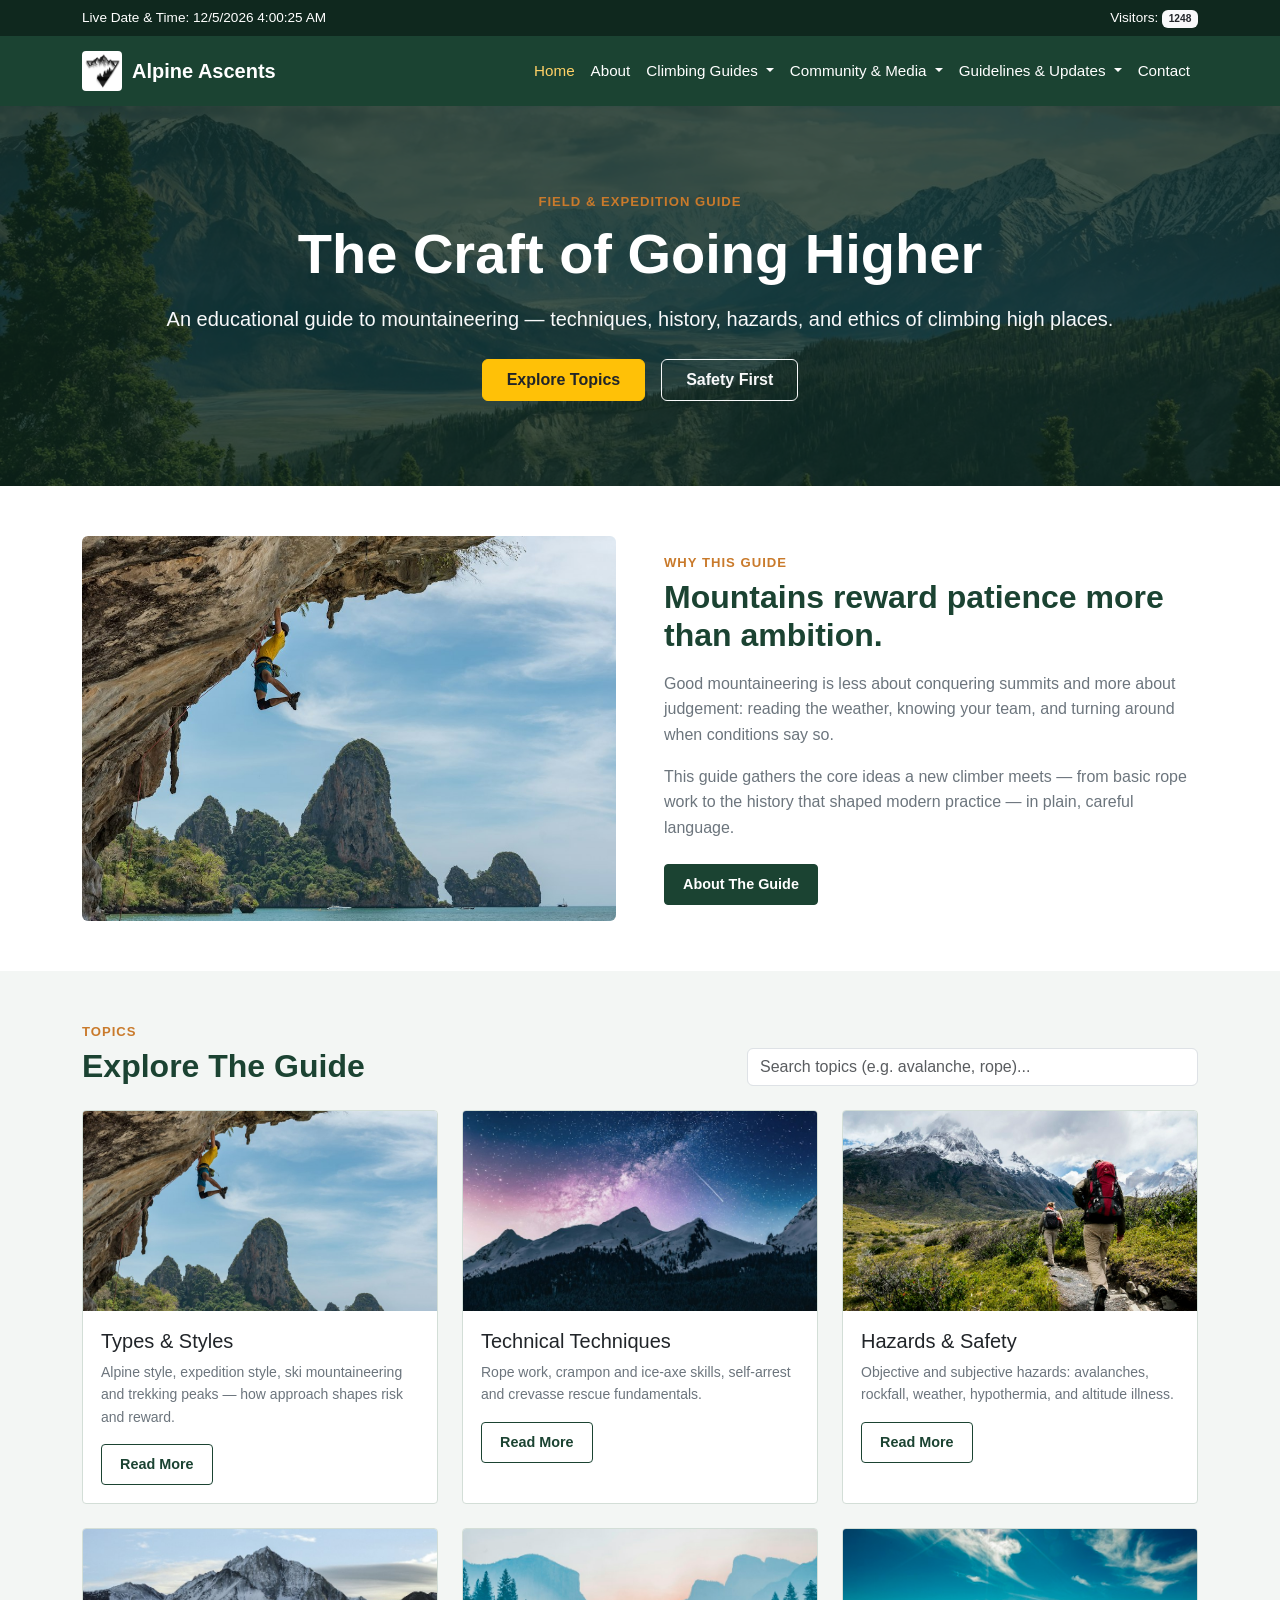
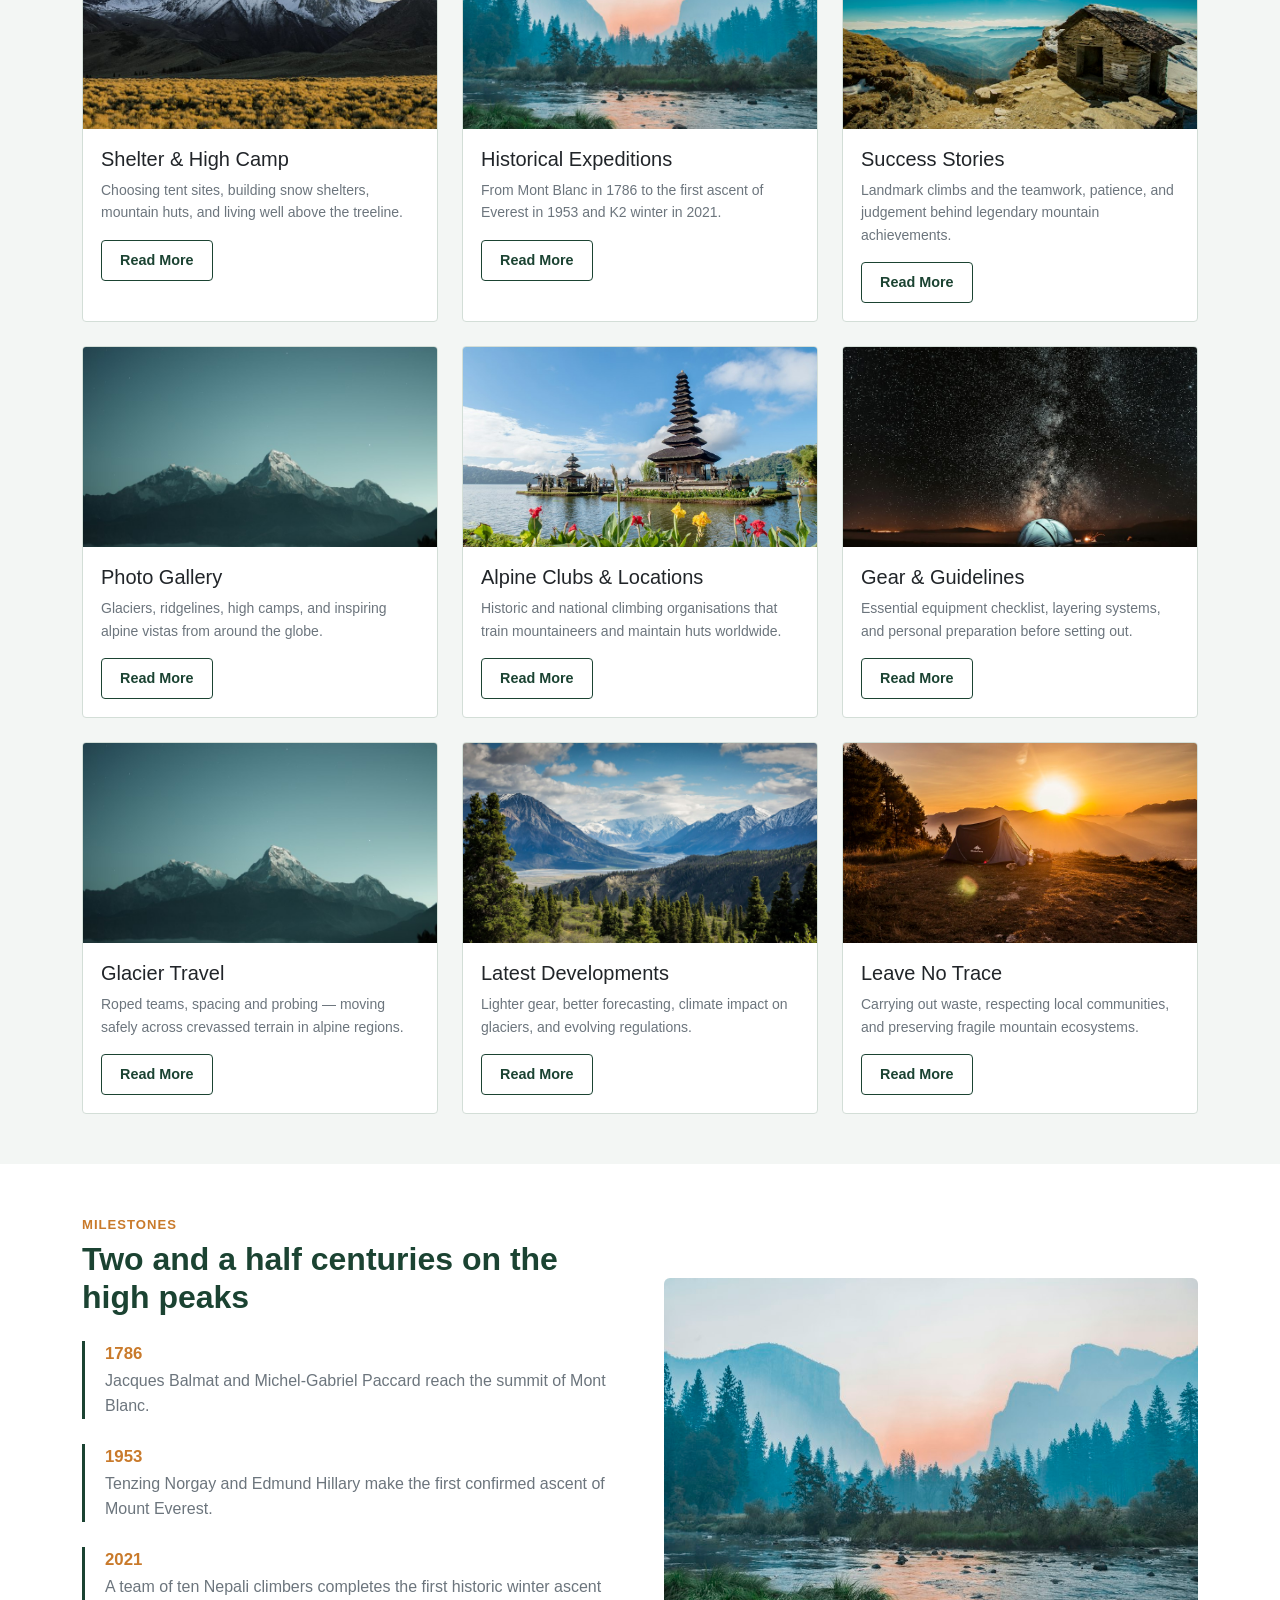
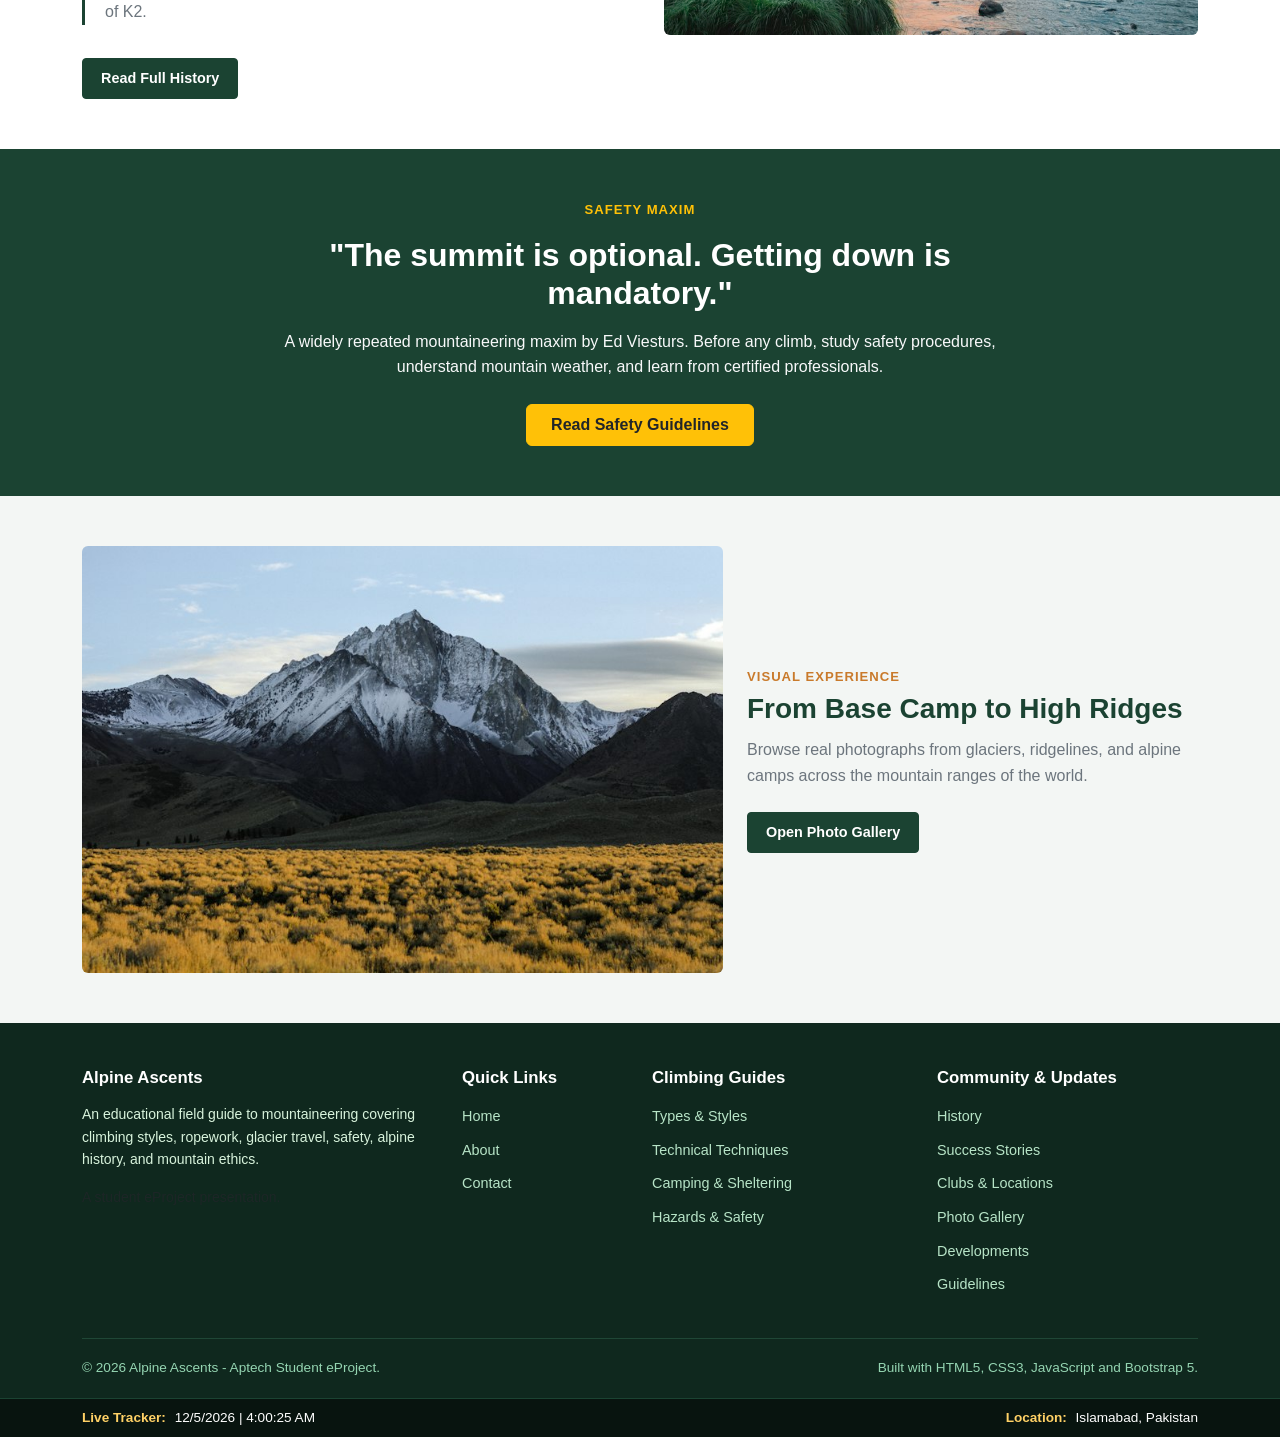
<file: index.html>
<!DOCTYPE html>
<html lang="en">
<head>
    <meta charset="UTF-8">
    <meta name="viewport" content="width=device-width, initial-scale=1.0">
    <title>Alpine Ascents - Mountaineering Guide</title>
    <link rel="icon" href="assets/img/logo.jpg">
    <link rel="stylesheet" href="https://cdn.jsdelivr.net/npm/bootstrap@5.3.3/dist/css/bootstrap.min.css">
    <link rel="stylesheet" href="assets/css/style.css">
</head>
<body>

<div class="top-bar">
    <div class="container d-flex justify-content-between align-items-center">
        <div>
            <span>Live Date &amp; Time: <span id="liveDateTime"></span></span>
        </div>
        <div>
            <span>Visitors: <span id="visitorCount" class="badge bg-light text-dark">1248</span></span>
        </div>
    </div>
</div>

<nav class="navbar navbar-expand-lg navbar-custom sticky-top">
    <div class="container">
        <a class="navbar-brand" href="index.html">
            <img src="assets/img/logo.jpg" alt="Logo" width="40" height="40">
            <span>Alpine Ascents</span>
        </a>
        <button class="navbar-toggler" type="button" data-bs-toggle="collapse" data-bs-target="#mainNavbar">
            <span class="navbar-toggler-icon"></span>
        </button>
        <div class="collapse navbar-collapse" id="mainNavbar">
            <ul class="navbar-nav ms-auto mb-2 mb-lg-0">
                <li class="nav-item">
                    <a class="nav-link active" href="index.html">Home</a>
                </li>
                <li class="nav-item">
                    <a class="nav-link" href="about.html">About</a>
                </li>
                <li class="nav-item dropdown">
                    <a class="nav-link dropdown-toggle" href="#" role="button" data-bs-toggle="dropdown">
                        Climbing Guides
                    </a>
                    <ul class="dropdown-menu">
                        <li><a class="dropdown-item" href="types.html">Types &amp; Styles</a></li>
                        <li><a class="dropdown-item" href="techniques.html">Techniques</a></li>
                        <li><a class="dropdown-item" href="camping.html">Camping &amp; Sheltering</a></li>
                        <li><a class="dropdown-item" href="safety.html">Hazards &amp; Safety</a></li>
                    </ul>
                </li>
                <li class="nav-item dropdown">
                    <a class="nav-link dropdown-toggle" href="#" role="button" data-bs-toggle="dropdown">
                        Community &amp; Media
                    </a>
                    <ul class="dropdown-menu">
                        <li><a class="dropdown-item" href="history.html">History</a></li>
                        <li><a class="dropdown-item" href="stories.html">Success Stories</a></li>
                        <li><a class="dropdown-item" href="clubs.html">Clubs &amp; Locations</a></li>
                        <li><a class="dropdown-item" href="gallery.html">Photo Gallery</a></li>
                    </ul>
                </li>
                <li class="nav-item dropdown">
                    <a class="nav-link dropdown-toggle" href="#" role="button" data-bs-toggle="dropdown">
                        Guidelines &amp; Updates
                    </a>
                    <ul class="dropdown-menu">
                        <li><a class="dropdown-item" href="developments.html">Developments</a></li>
                        <li><a class="dropdown-item" href="guidelines.html">Guidelines</a></li>
                    </ul>
                </li>
                <li class="nav-item">
                    <a class="nav-link" href="contact.html">Contact</a>
                </li>
            </ul>
        </div>
    </div>
</nav>

<section class="hero-section">
    <img src="assets/img/hero-mountain.jpg" alt="Mountain Peak" class="hero-bg-img">
    <div class="hero-overlay"></div>
    <div class="container hero-content">
        <span class="section-subtitle">Field &amp; Expedition Guide</span>
        <h1 class="display-4 fw-bold mt-2 mb-3">The Craft of Going Higher</h1>
        <p class="lead max-w-600 mx-auto mb-4 text-light">An educational guide to mountaineering — techniques, history, hazards, and ethics of climbing high places.</p>
        <div class="d-flex justify-content-center gap-3">
            <a href="#explore" class="btn btn-warning text-dark fw-bold px-4 py-2">Explore Topics</a>
            <a href="safety.html" class="btn btn-outline-light fw-bold px-4 py-2">Safety First</a>
        </div>
    </div>
</section>

<section class="section-padding">
    <div class="container">
        <div class="row align-items-center g-5">
            <div class="col-lg-6">
                <img src="assets/img/climbing.jpg" alt="Climber on rock face" class="img-fluid rounded">
            </div>
            <div class="col-lg-6">
                <span class="section-subtitle">Why This Guide</span>
                <h2 class="section-title">Mountains reward patience more than ambition.</h2>
                <p class="text-secondary mt-3">Good mountaineering is less about conquering summits and more about judgement: reading the weather, knowing your team, and turning around when conditions say so.</p>
                <p class="text-secondary">This guide gathers the core ideas a new climber meets — from basic rope work to the history that shaped modern practice — in plain, careful language.</p>
                <a href="about.html" class="btn-custom-primary mt-2">About The Guide</a>
            </div>
        </div>
    </div>
</section>

<section class="section-padding bg-light-section" id="explore">
    <div class="container">
        <div class="row align-items-end mb-4">
            <div class="col-md-7">
                <span class="section-subtitle">Topics</span>
                <h2 class="section-title mb-0">Explore The Guide</h2>
            </div>
            <div class="col-md-5">
                <input type="text" id="topicSearch" class="form-control" placeholder="Search topics (e.g. avalanche, rope)...">
            </div>
        </div>

        <div class="row g-4" id="topicCardsContainer">
            <div class="col-md-6 col-lg-4 topic-card-col">
                <div class="card-custom">
                    <img src="assets/img/climbing.jpg" alt="Types and Styles">
                    <div class="card-body">
                        <h5>Types &amp; Styles</h5>
                        <p class="text-secondary small">Alpine style, expedition style, ski mountaineering and trekking peaks — how approach shapes risk and reward.</p>
                        <a href="types.html" class="btn-custom-outline btn-sm">Read More</a>
                    </div>
                </div>
            </div>
            <div class="col-md-6 col-lg-4 topic-card-col">
                <div class="card-custom">
                    <img src="assets/img/ice-climbing.jpg" alt="Technical Techniques">
                    <div class="card-body">
                        <h5>Technical Techniques</h5>
                        <p class="text-secondary small">Rope work, crampon and ice-axe skills, self-arrest and crevasse rescue fundamentals.</p>
                        <a href="techniques.html" class="btn-custom-outline btn-sm">Read More</a>
                    </div>
                </div>
            </div>
            <div class="col-md-6 col-lg-4 topic-card-col">
                <div class="card-custom">
                    <img src="assets/img/safety.jpg" alt="Hazards and Safety">
                    <div class="card-body">
                        <h5>Hazards &amp; Safety</h5>
                        <p class="text-secondary small">Objective and subjective hazards: avalanches, rockfall, weather, hypothermia, and altitude illness.</p>
                        <a href="safety.html" class="btn-custom-outline btn-sm">Read More</a>
                    </div>
                </div>
            </div>
            <div class="col-md-6 col-lg-4 topic-card-col">
                <div class="card-custom">
                    <img src="assets/img/high-camp.jpg" alt="Shelter and High Camp">
                    <div class="card-body">
                        <h5>Shelter &amp; High Camp</h5>
                        <p class="text-secondary small">Choosing tent sites, building snow shelters, mountain huts, and living well above the treeline.</p>
                        <a href="camping.html" class="btn-custom-outline btn-sm">Read More</a>
                    </div>
                </div>
            </div>
            <div class="col-md-6 col-lg-4 topic-card-col">
                <div class="card-custom">
                    <img src="assets/img/peak-matterhorn.jpg" alt="Historical Expeditions">
                    <div class="card-body">
                        <h5>Historical Expeditions</h5>
                        <p class="text-secondary small">From Mont Blanc in 1786 to the first ascent of Everest in 1953 and K2 winter in 2021.</p>
                        <a href="history.html" class="btn-custom-outline btn-sm">Read More</a>
                    </div>
                </div>
            </div>
            <div class="col-md-6 col-lg-4 topic-card-col">
                <div class="card-custom">
                    <img src="assets/img/ridge-walk.jpg" alt="Success Stories">
                    <div class="card-body">
                        <h5>Success Stories</h5>
                        <p class="text-secondary small">Landmark climbs and the teamwork, patience, and judgement behind legendary mountain achievements.</p>
                        <a href="stories.html" class="btn-custom-outline btn-sm">Read More</a>
                    </div>
                </div>
            </div>
            <div class="col-md-6 col-lg-4 topic-card-col">
                <div class="card-custom">
                    <img src="assets/img/glacier.jpg" alt="Photo Gallery">
                    <div class="card-body">
                        <h5>Photo Gallery</h5>
                        <p class="text-secondary small">Glaciers, ridgelines, high camps, and inspiring alpine vistas from around the globe.</p>
                        <a href="gallery.html" class="btn-custom-outline btn-sm">Read More</a>
                    </div>
                </div>
            </div>
            <div class="col-md-6 col-lg-4 topic-card-col">
                <div class="card-custom">
                    <img src="assets/img/clubs.jpg" alt="Alpine Clubs">
                    <div class="card-body">
                        <h5>Alpine Clubs &amp; Locations</h5>
                        <p class="text-secondary small">Historic and national climbing organisations that train mountaineers and maintain huts worldwide.</p>
                        <a href="clubs.html" class="btn-custom-outline btn-sm">Read More</a>
                    </div>
                </div>
            </div>
            <div class="col-md-6 col-lg-4 topic-card-col">
                <div class="card-custom">
                    <img src="assets/img/gear-prep.jpg" alt="Gear Preparation">
                    <div class="card-body">
                        <h5>Gear &amp; Guidelines</h5>
                        <p class="text-secondary small">Essential equipment checklist, layering systems, and personal preparation before setting out.</p>
                        <a href="guidelines.html" class="btn-custom-outline btn-sm">Read More</a>
                    </div>
                </div>
            </div>
            <div class="col-md-6 col-lg-4 topic-card-col">
                <div class="card-custom">
                    <img src="assets/img/glacier.jpg" alt="Glacier Travel">
                    <div class="card-body">
                        <h5>Glacier Travel</h5>
                        <p class="text-secondary small">Roped teams, spacing and probing — moving safely across crevassed terrain in alpine regions.</p>
                        <a href="techniques.html" class="btn-custom-outline btn-sm">Read More</a>
                    </div>
                </div>
            </div>
            <div class="col-md-6 col-lg-4 topic-card-col">
                <div class="card-custom">
                    <img src="assets/img/hero-mountain.jpg" alt="Latest Developments">
                    <div class="card-body">
                        <h5>Latest Developments</h5>
                        <p class="text-secondary small">Lighter gear, better forecasting, climate impact on glaciers, and evolving regulations.</p>
                        <a href="developments.html" class="btn-custom-outline btn-sm">Read More</a>
                    </div>
                </div>
            </div>
            <div class="col-md-6 col-lg-4 topic-card-col">
                <div class="card-custom">
                    <img src="assets/img/camping.jpg" alt="Leave No Trace">
                    <div class="card-body">
                        <h5>Leave No Trace</h5>
                        <p class="text-secondary small">Carrying out waste, respecting local communities, and preserving fragile mountain ecosystems.</p>
                        <a href="guidelines.html" class="btn-custom-outline btn-sm">Read More</a>
                    </div>
                </div>
            </div>
        </div>
    </div>
</section>

<section class="section-padding">
    <div class="container">
        <div class="row align-items-center g-5">
            <div class="col-lg-6">
                <span class="section-subtitle">Milestones</span>
                <h2 class="section-title">Two and a half centuries on the high peaks</h2>
                <div class="timeline-item mt-4">
                    <div class="timeline-year">1786</div>
                    <p class="mb-0 text-secondary">Jacques Balmat and Michel-Gabriel Paccard reach the summit of Mont Blanc.</p>
                </div>
                <div class="timeline-item">
                    <div class="timeline-year">1953</div>
                    <p class="mb-0 text-secondary">Tenzing Norgay and Edmund Hillary make the first confirmed ascent of Mount Everest.</p>
                </div>
                <div class="timeline-item">
                    <div class="timeline-year">2021</div>
                    <p class="mb-0 text-secondary">A team of ten Nepali climbers completes the first historic winter ascent of K2.</p>
                </div>
                <a href="history.html" class="btn-custom-primary mt-2">Read Full History</a>
            </div>
            <div class="col-lg-6">
                <img src="assets/img/peak-matterhorn.jpg" alt="The Matterhorn" class="img-fluid rounded">
            </div>
        </div>
    </div>
</section>

<section class="section-padding bg-dark-section">
    <div class="container text-center">
        <div class="row justify-content-center">
            <div class="col-lg-8">
                <span class="section-subtitle text-warning">Safety Maxim</span>
                <h2 class="section-title text-white my-3">"The summit is optional. Getting down is mandatory."</h2>
                <p class="text-light mb-4">A widely repeated mountaineering maxim by Ed Viesturs. Before any climb, study safety procedures, understand mountain weather, and learn from certified professionals.</p>
                <a href="guidelines.html" class="btn btn-warning text-dark fw-bold px-4 py-2">Read Safety Guidelines</a>
            </div>
        </div>
    </div>
</section>

<section class="section-padding bg-light-section">
    <div class="container">
        <div class="row align-items-center g-4">
            <div class="col-md-7">
                <img src="assets/img/high-camp.jpg" alt="Tents pitched at high camp" class="img-fluid rounded">
            </div>
            <div class="col-md-5">
                <span class="section-subtitle">Visual Experience</span>
                <h3 class="section-title">From Base Camp to High Ridges</h3>
                <p class="text-secondary">Browse real photographs from glaciers, ridgelines, and alpine camps across the mountain ranges of the world.</p>
                <a href="gallery.html" class="btn-custom-primary mt-2">Open Photo Gallery</a>
            </div>
        </div>
    </div>
</section>

<footer class="footer-custom">
    <div class="container">
        <div class="row g-4">
            <div class="col-lg-4 col-md-6">
                <h5>Alpine Ascents</h5>
                <p class="small">An educational field guide to mountaineering covering climbing styles, ropework, glacier travel, safety, alpine history, and mountain ethics.</p>
                <p class="small text-muted">A student eProject presentation.</p>
            </div>
            <div class="col-lg-2 col-md-6">
                <h5>Quick Links</h5>
                <ul>
                    <li><a href="index.html">Home</a></li>
                    <li><a href="about.html">About</a></li>
                    <li><a href="contact.html">Contact</a></li>
                </ul>
            </div>
            <div class="col-lg-3 col-md-6">
                <h5>Climbing Guides</h5>
                <ul>
                    <li><a href="types.html">Types &amp; Styles</a></li>
                    <li><a href="techniques.html">Technical Techniques</a></li>
                    <li><a href="camping.html">Camping &amp; Sheltering</a></li>
                    <li><a href="safety.html">Hazards &amp; Safety</a></li>
                </ul>
            </div>
            <div class="col-lg-3 col-md-6">
                <h5>Community &amp; Updates</h5>
                <ul>
                    <li><a href="history.html">History</a></li>
                    <li><a href="stories.html">Success Stories</a></li>
                    <li><a href="clubs.html">Clubs &amp; Locations</a></li>
                    <li><a href="gallery.html">Photo Gallery</a></li>
                    <li><a href="developments.html">Developments</a></li>
                    <li><a href="guidelines.html">Guidelines</a></li>
                </ul>
            </div>
        </div>
        <div class="footer-bottom d-flex flex-wrap justify-content-between align-items-center">
            <div>&copy; 2026 Alpine Ascents - Aptech Student eProject.</div>
            <div>Built with HTML5, CSS3, JavaScript and Bootstrap 5.</div>
        </div>
    </div>
</footer>

<div class="tracker-bar">
    <div class="container d-flex flex-wrap justify-content-between align-items-center">
        <div>
            <strong>Live Tracker:</strong>
            <span id="trackerDateTime">Loading date and time...</span>
        </div>
        <div>
            <strong>Location:</strong>
            <span id="trackerLocation">Detecting location...</span>
        </div>
    </div>
</div>

<script src="https://cdn.jsdelivr.net/npm/bootstrap@5.3.3/dist/js/bootstrap.bundle.min.js"></script>
<script src="assets/js/main.js"></script>
</body>
</html>
</file>
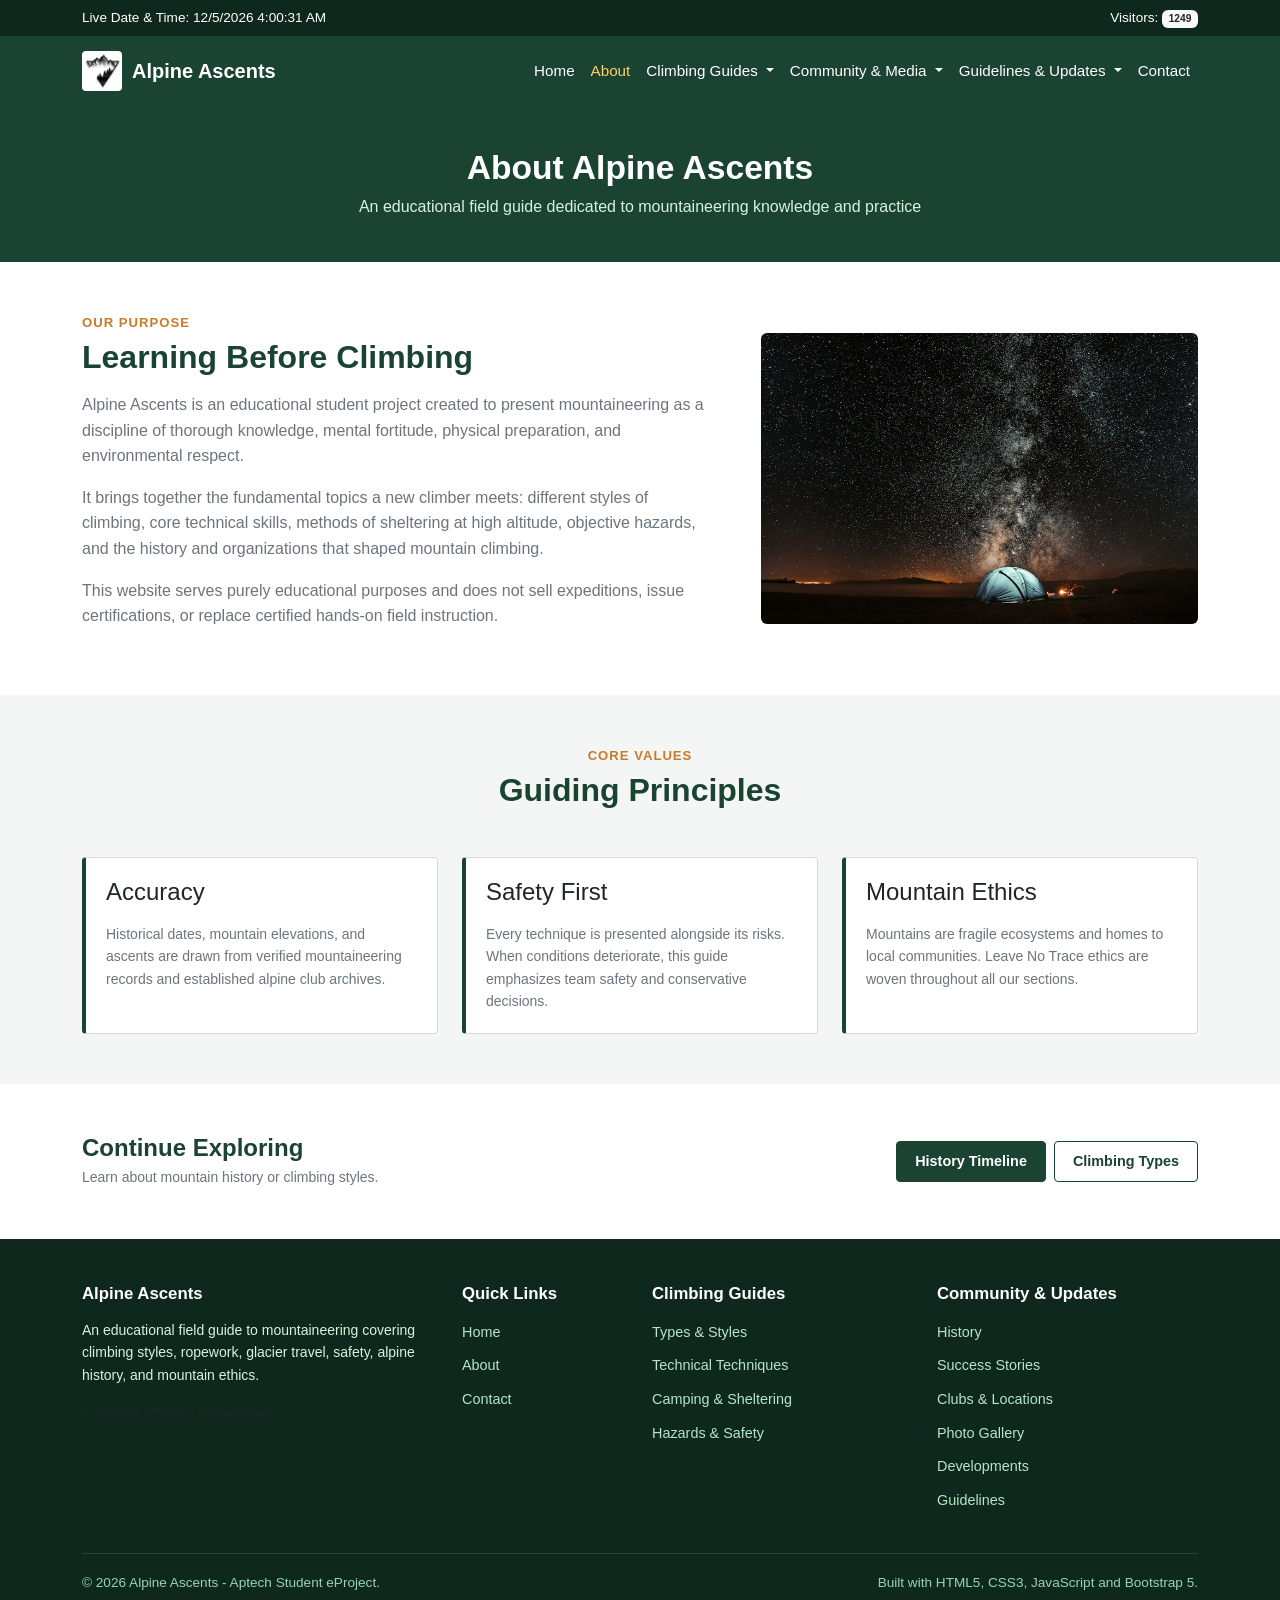
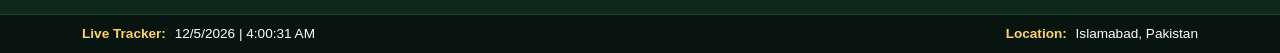
<file: about.html>
<!DOCTYPE html>
<html lang="en">
<head>
    <meta charset="UTF-8">
    <meta name="viewport" content="width=device-width, initial-scale=1.0">
    <title>About Us - Alpine Ascents</title>
    <link rel="icon" href="assets/img/logo.jpg">
    <link rel="stylesheet" href="https://cdn.jsdelivr.net/npm/bootstrap@5.3.3/dist/css/bootstrap.min.css">
    <link rel="stylesheet" href="assets/css/style.css">
</head>
<body>

<div class="top-bar">
    <div class="container d-flex justify-content-between align-items-center">
        <div>
            <span>Live Date &amp; Time: <span id="liveDateTime"></span></span>
        </div>
        <div>
            <span>Visitors: <span id="visitorCount" class="badge bg-light text-dark">1248</span></span>
        </div>
    </div>
</div>

<nav class="navbar navbar-expand-lg navbar-custom sticky-top">
    <div class="container">
        <a class="navbar-brand" href="index.html">
            <img src="assets/img/logo.jpg" alt="Logo" width="40" height="40">
            <span>Alpine Ascents</span>
        </a>
        <button class="navbar-toggler" type="button" data-bs-toggle="collapse" data-bs-target="#mainNavbar">
            <span class="navbar-toggler-icon"></span>
        </button>
        <div class="collapse navbar-collapse" id="mainNavbar">
            <ul class="navbar-nav ms-auto mb-2 mb-lg-0">
                <li class="nav-item">
                    <a class="nav-link" href="index.html">Home</a>
                </li>
                <li class="nav-item">
                    <a class="nav-link active" href="about.html">About</a>
                </li>
                <li class="nav-item dropdown">
                    <a class="nav-link dropdown-toggle" href="#" role="button" data-bs-toggle="dropdown">
                        Climbing Guides
                    </a>
                    <ul class="dropdown-menu">
                        <li><a class="dropdown-item" href="types.html">Types &amp; Styles</a></li>
                        <li><a class="dropdown-item" href="techniques.html">Techniques</a></li>
                        <li><a class="dropdown-item" href="camping.html">Camping &amp; Sheltering</a></li>
                        <li><a class="dropdown-item" href="safety.html">Hazards &amp; Safety</a></li>
                    </ul>
                </li>
                <li class="nav-item dropdown">
                    <a class="nav-link dropdown-toggle" href="#" role="button" data-bs-toggle="dropdown">
                        Community &amp; Media
                    </a>
                    <ul class="dropdown-menu">
                        <li><a class="dropdown-item" href="history.html">History</a></li>
                        <li><a class="dropdown-item" href="stories.html">Success Stories</a></li>
                        <li><a class="dropdown-item" href="clubs.html">Clubs &amp; Locations</a></li>
                        <li><a class="dropdown-item" href="gallery.html">Photo Gallery</a></li>
                    </ul>
                </li>
                <li class="nav-item dropdown">
                    <a class="nav-link dropdown-toggle" href="#" role="button" data-bs-toggle="dropdown">
                        Guidelines &amp; Updates
                    </a>
                    <ul class="dropdown-menu">
                        <li><a class="dropdown-item" href="developments.html">Developments</a></li>
                        <li><a class="dropdown-item" href="guidelines.html">Guidelines</a></li>
                    </ul>
                </li>
                <li class="nav-item">
                    <a class="nav-link" href="contact.html">Contact</a>
                </li>
            </ul>
        </div>
    </div>
</nav>

<div class="page-header">
    <div class="container">
        <h1>About Alpine Ascents</h1>
        <p>An educational field guide dedicated to mountaineering knowledge and practice</p>
    </div>
</div>

<section class="section-padding">
    <div class="container">
        <div class="row align-items-center g-5">
            <div class="col-lg-7">
                <span class="section-subtitle">Our Purpose</span>
                <h2 class="section-title">Learning Before Climbing</h2>
                <p class="text-secondary mt-3">Alpine Ascents is an educational student project created to present mountaineering as a discipline of thorough knowledge, mental fortitude, physical preparation, and environmental respect.</p>
                <p class="text-secondary">It brings together the fundamental topics a new climber meets: different styles of climbing, core technical skills, methods of sheltering at high altitude, objective hazards, and the history and organizations that shaped mountain climbing.</p>
                <p class="text-secondary">This website serves purely educational purposes and does not sell expeditions, issue certifications, or replace certified hands-on field instruction.</p>
            </div>
            <div class="col-lg-5">
                <img src="assets/img/gear-prep.jpg" alt="Mountaineering Gear" class="img-fluid rounded">
            </div>
        </div>
    </div>
</section>

<section class="section-padding bg-light-section">
    <div class="container">
        <div class="text-center mb-5">
            <span class="section-subtitle">Core Values</span>
            <h2 class="section-title">Guiding Principles</h2>
        </div>
        <div class="row g-4">
            <div class="col-md-4">
                <div class="info-box">
                    <h4 class="mb-3">Accuracy</h4>
                    <p class="text-secondary small mb-0">Historical dates, mountain elevations, and ascents are drawn from verified mountaineering records and established alpine club archives.</p>
                </div>
            </div>
            <div class="col-md-4">
                <div class="info-box">
                    <h4 class="mb-3">Safety First</h4>
                    <p class="text-secondary small mb-0">Every technique is presented alongside its risks. When conditions deteriorate, this guide emphasizes team safety and conservative decisions.</p>
                </div>
            </div>
            <div class="col-md-4">
                <div class="info-box">
                    <h4 class="mb-3">Mountain Ethics</h4>
                    <p class="text-secondary small mb-0">Mountains are fragile ecosystems and homes to local communities. Leave No Trace ethics are woven throughout all our sections.</p>
                </div>
            </div>
        </div>
    </div>
</section>

<section class="section-padding">
    <div class="container">
        <div class="d-flex flex-wrap justify-content-between align-items-center">
            <div>
                <h4 class="section-title mb-1">Continue Exploring</h4>
                <p class="text-secondary small mb-0">Learn about mountain history or climbing styles.</p>
            </div>
            <div class="d-flex gap-2 mt-3 mt-md-0">
                <a href="history.html" class="btn-custom-primary">History Timeline</a>
                <a href="types.html" class="btn-custom-outline">Climbing Types</a>
            </div>
        </div>
    </div>
</section>

<footer class="footer-custom">
    <div class="container">
        <div class="row g-4">
            <div class="col-lg-4 col-md-6">
                <h5>Alpine Ascents</h5>
                <p class="small">An educational field guide to mountaineering covering climbing styles, ropework, glacier travel, safety, alpine history, and mountain ethics.</p>
                <p class="small text-muted">A student eProject presentation.</p>
            </div>
            <div class="col-lg-2 col-md-6">
                <h5>Quick Links</h5>
                <ul>
                    <li><a href="index.html">Home</a></li>
                    <li><a href="about.html">About</a></li>
                    <li><a href="contact.html">Contact</a></li>
                </ul>
            </div>
            <div class="col-lg-3 col-md-6">
                <h5>Climbing Guides</h5>
                <ul>
                    <li><a href="types.html">Types &amp; Styles</a></li>
                    <li><a href="techniques.html">Technical Techniques</a></li>
                    <li><a href="camping.html">Camping &amp; Sheltering</a></li>
                    <li><a href="safety.html">Hazards &amp; Safety</a></li>
                </ul>
            </div>
            <div class="col-lg-3 col-md-6">
                <h5>Community &amp; Updates</h5>
                <ul>
                    <li><a href="history.html">History</a></li>
                    <li><a href="stories.html">Success Stories</a></li>
                    <li><a href="clubs.html">Clubs &amp; Locations</a></li>
                    <li><a href="gallery.html">Photo Gallery</a></li>
                    <li><a href="developments.html">Developments</a></li>
                    <li><a href="guidelines.html">Guidelines</a></li>
                </ul>
            </div>
        </div>
        <div class="footer-bottom d-flex flex-wrap justify-content-between align-items-center">
            <div>&copy; 2026 Alpine Ascents - Aptech Student eProject.</div>
            <div>Built with HTML5, CSS3, JavaScript and Bootstrap 5.</div>
        </div>
    </div>
</footer>

<div class="tracker-bar">
    <div class="container d-flex flex-wrap justify-content-between align-items-center">
        <div>
            <strong>Live Tracker:</strong>
            <span id="trackerDateTime">Loading date and time...</span>
        </div>
        <div>
            <strong>Location:</strong>
            <span id="trackerLocation">Detecting location...</span>
        </div>
    </div>
</div>

<script src="https://cdn.jsdelivr.net/npm/bootstrap@5.3.3/dist/js/bootstrap.bundle.min.js"></script>
<script src="assets/js/main.js"></script>
</body>
</html>
</file>
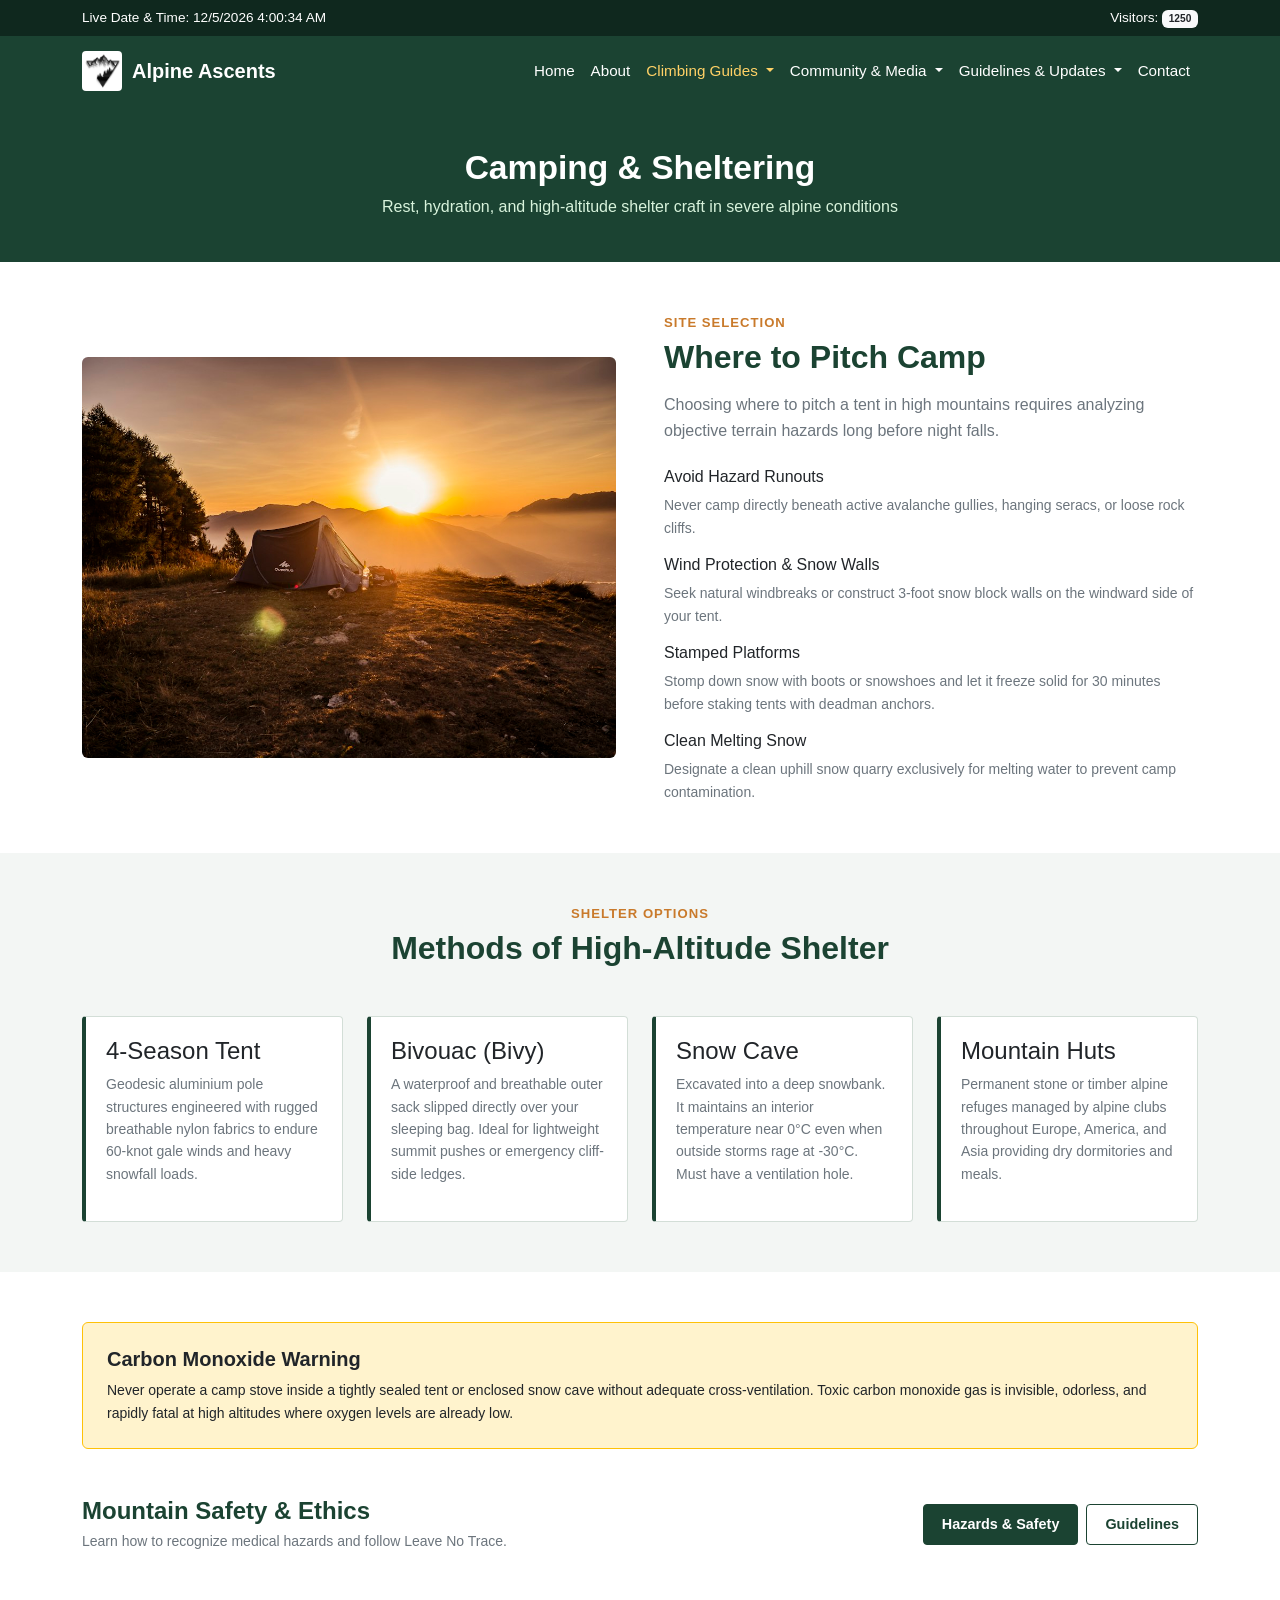
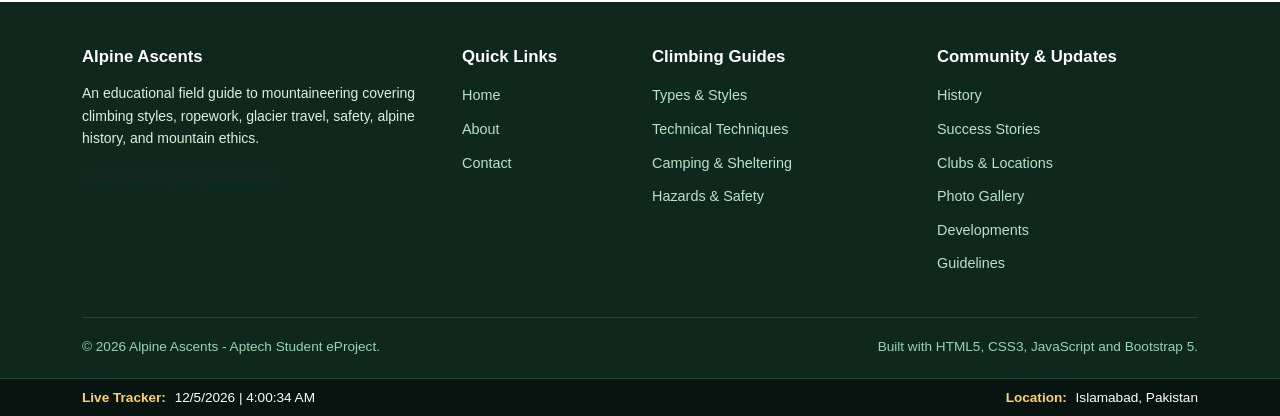
<file: camping.html>
<!DOCTYPE html>
<html lang="en">
<head>
    <meta charset="UTF-8">
    <meta name="viewport" content="width=device-width, initial-scale=1.0">
    <title>Camping &amp; Sheltering - Alpine Ascents</title>
    <link rel="icon" href="assets/img/logo.jpg">
    <link rel="stylesheet" href="https://cdn.jsdelivr.net/npm/bootstrap@5.3.3/dist/css/bootstrap.min.css">
    <link rel="stylesheet" href="assets/css/style.css">
</head>
<body>

<div class="top-bar">
    <div class="container d-flex justify-content-between align-items-center">
        <div>
            <span>Live Date &amp; Time: <span id="liveDateTime"></span></span>
        </div>
        <div>
            <span>Visitors: <span id="visitorCount" class="badge bg-light text-dark">1248</span></span>
        </div>
    </div>
</div>

<nav class="navbar navbar-expand-lg navbar-custom sticky-top">
    <div class="container">
        <a class="navbar-brand" href="index.html">
            <img src="assets/img/logo.jpg" alt="Logo" width="40" height="40">
            <span>Alpine Ascents</span>
        </a>
        <button class="navbar-toggler" type="button" data-bs-toggle="collapse" data-bs-target="#mainNavbar">
            <span class="navbar-toggler-icon"></span>
        </button>
        <div class="collapse navbar-collapse" id="mainNavbar">
            <ul class="navbar-nav ms-auto mb-2 mb-lg-0">
                <li class="nav-item">
                    <a class="nav-link" href="index.html">Home</a>
                </li>
                <li class="nav-item">
                    <a class="nav-link" href="about.html">About</a>
                </li>
                <li class="nav-item dropdown">
                    <a class="nav-link dropdown-toggle active" href="#" role="button" data-bs-toggle="dropdown">
                        Climbing Guides
                    </a>
                    <ul class="dropdown-menu">
                        <li><a class="dropdown-item" href="types.html">Types &amp; Styles</a></li>
                        <li><a class="dropdown-item" href="techniques.html">Techniques</a></li>
                        <li><a class="dropdown-item active" href="camping.html">Camping &amp; Sheltering</a></li>
                        <li><a class="dropdown-item" href="safety.html">Hazards &amp; Safety</a></li>
                    </ul>
                </li>
                <li class="nav-item dropdown">
                    <a class="nav-link dropdown-toggle" href="#" role="button" data-bs-toggle="dropdown">
                        Community &amp; Media
                    </a>
                    <ul class="dropdown-menu">
                        <li><a class="dropdown-item" href="history.html">History</a></li>
                        <li><a class="dropdown-item" href="stories.html">Success Stories</a></li>
                        <li><a class="dropdown-item" href="clubs.html">Clubs &amp; Locations</a></li>
                        <li><a class="dropdown-item" href="gallery.html">Photo Gallery</a></li>
                    </ul>
                </li>
                <li class="nav-item dropdown">
                    <a class="nav-link dropdown-toggle" href="#" role="button" data-bs-toggle="dropdown">
                        Guidelines &amp; Updates
                    </a>
                    <ul class="dropdown-menu">
                        <li><a class="dropdown-item" href="developments.html">Developments</a></li>
                        <li><a class="dropdown-item" href="guidelines.html">Guidelines</a></li>
                    </ul>
                </li>
                <li class="nav-item">
                    <a class="nav-link" href="contact.html">Contact</a>
                </li>
            </ul>
        </div>
    </div>
</nav>

<div class="page-header">
    <div class="container">
        <h1>Camping &amp; Sheltering</h1>
        <p>Rest, hydration, and high-altitude shelter craft in severe alpine conditions</p>
    </div>
</div>

<section class="section-padding">
    <div class="container">
        <div class="row align-items-center g-5">
            <div class="col-lg-6">
                <img src="assets/img/camping.jpg" alt="Mountain Tent Pitch" class="img-fluid rounded">
            </div>
            <div class="col-lg-6">
                <span class="section-subtitle">Site Selection</span>
                <h2 class="section-title">Where to Pitch Camp</h2>
                <p class="text-secondary mt-3">Choosing where to pitch a tent in high mountains requires analyzing objective terrain hazards long before night falls.</p>
                <div class="mt-4">
                    <div class="mb-3">
                        <h6>Avoid Hazard Runouts</h6>
                        <p class="small text-secondary mb-0">Never camp directly beneath active avalanche gullies, hanging seracs, or loose rock cliffs.</p>
                    </div>
                    <div class="mb-3">
                        <h6>Wind Protection &amp; Snow Walls</h6>
                        <p class="small text-secondary mb-0">Seek natural windbreaks or construct 3-foot snow block walls on the windward side of your tent.</p>
                    </div>
                    <div class="mb-3">
                        <h6>Stamped Platforms</h6>
                        <p class="small text-secondary mb-0">Stomp down snow with boots or snowshoes and let it freeze solid for 30 minutes before staking tents with deadman anchors.</p>
                    </div>
                    <div>
                        <h6>Clean Melting Snow</h6>
                        <p class="small text-secondary mb-0">Designate a clean uphill snow quarry exclusively for melting water to prevent camp contamination.</p>
                    </div>
                </div>
            </div>
        </div>
    </div>
</section>

<section class="section-padding bg-light-section">
    <div class="container">
        <div class="text-center mb-5">
            <span class="section-subtitle">Shelter Options</span>
            <h2 class="section-title">Methods of High-Altitude Shelter</h2>
        </div>
        <div class="row g-4">
            <div class="col-md-6 col-lg-3">
                <div class="info-box">
                    <h4>4-Season Tent</h4>
                    <p class="text-secondary small mt-2">Geodesic aluminium pole structures engineered with rugged breathable nylon fabrics to endure 60-knot gale winds and heavy snowfall loads.</p>
                </div>
            </div>
            <div class="col-md-6 col-lg-3">
                <div class="info-box">
                    <h4>Bivouac (Bivy)</h4>
                    <p class="text-secondary small mt-2">A waterproof and breathable outer sack slipped directly over your sleeping bag. Ideal for lightweight summit pushes or emergency cliff-side ledges.</p>
                </div>
            </div>
            <div class="col-md-6 col-lg-3">
                <div class="info-box">
                    <h4>Snow Cave</h4>
                    <p class="text-secondary small mt-2">Excavated into a deep snowbank. It maintains an interior temperature near 0°C even when outside storms rage at -30°C. Must have a ventilation hole.</p>
                </div>
            </div>
            <div class="col-md-6 col-lg-3">
                <div class="info-box">
                    <h4>Mountain Huts</h4>
                    <p class="text-secondary small mt-2">Permanent stone or timber alpine refuges managed by alpine clubs throughout Europe, America, and Asia providing dry dormitories and meals.</p>
                </div>
            </div>
        </div>
    </div>
</section>

<section class="section-padding">
    <div class="container">
        <div class="alert alert-warning border-warning p-4 rounded">
            <h5 class="text-dark fw-bold">Carbon Monoxide Warning</h5>
            <p class="mb-0 text-dark small">Never operate a camp stove inside a tightly sealed tent or enclosed snow cave without adequate cross-ventilation. Toxic carbon monoxide gas is invisible, odorless, and rapidly fatal at high altitudes where oxygen levels are already low.</p>
        </div>
        <div class="d-flex flex-wrap justify-content-between align-items-center mt-5">
            <div>
                <h4 class="section-title mb-1">Mountain Safety &amp; Ethics</h4>
                <p class="text-secondary small mb-0">Learn how to recognize medical hazards and follow Leave No Trace.</p>
            </div>
            <div class="d-flex gap-2 mt-3 mt-md-0">
                <a href="safety.html" class="btn-custom-primary">Hazards &amp; Safety</a>
                <a href="guidelines.html" class="btn-custom-outline">Guidelines</a>
            </div>
        </div>
    </div>
</section>

<footer class="footer-custom">
    <div class="container">
        <div class="row g-4">
            <div class="col-lg-4 col-md-6">
                <h5>Alpine Ascents</h5>
                <p class="small">An educational field guide to mountaineering covering climbing styles, ropework, glacier travel, safety, alpine history, and mountain ethics.</p>
                <p class="small text-muted">A student eProject presentation.</p>
            </div>
            <div class="col-lg-2 col-md-6">
                <h5>Quick Links</h5>
                <ul>
                    <li><a href="index.html">Home</a></li>
                    <li><a href="about.html">About</a></li>
                    <li><a href="contact.html">Contact</a></li>
                </ul>
            </div>
            <div class="col-lg-3 col-md-6">
                <h5>Climbing Guides</h5>
                <ul>
                    <li><a href="types.html">Types &amp; Styles</a></li>
                    <li><a href="techniques.html">Technical Techniques</a></li>
                    <li><a href="camping.html">Camping &amp; Sheltering</a></li>
                    <li><a href="safety.html">Hazards &amp; Safety</a></li>
                </ul>
            </div>
            <div class="col-lg-3 col-md-6">
                <h5>Community &amp; Updates</h5>
                <ul>
                    <li><a href="history.html">History</a></li>
                    <li><a href="stories.html">Success Stories</a></li>
                    <li><a href="clubs.html">Clubs &amp; Locations</a></li>
                    <li><a href="gallery.html">Photo Gallery</a></li>
                    <li><a href="developments.html">Developments</a></li>
                    <li><a href="guidelines.html">Guidelines</a></li>
                </ul>
            </div>
        </div>
        <div class="footer-bottom d-flex flex-wrap justify-content-between align-items-center">
            <div>&copy; 2026 Alpine Ascents - Aptech Student eProject.</div>
            <div>Built with HTML5, CSS3, JavaScript and Bootstrap 5.</div>
        </div>
    </div>
</footer>

<div class="tracker-bar">
    <div class="container d-flex flex-wrap justify-content-between align-items-center">
        <div>
            <strong>Live Tracker:</strong>
            <span id="trackerDateTime">Loading date and time...</span>
        </div>
        <div>
            <strong>Location:</strong>
            <span id="trackerLocation">Detecting location...</span>
        </div>
    </div>
</div>

<script src="https://cdn.jsdelivr.net/npm/bootstrap@5.3.3/dist/js/bootstrap.bundle.min.js"></script>
<script src="assets/js/main.js"></script>
</body>
</html>
</file>
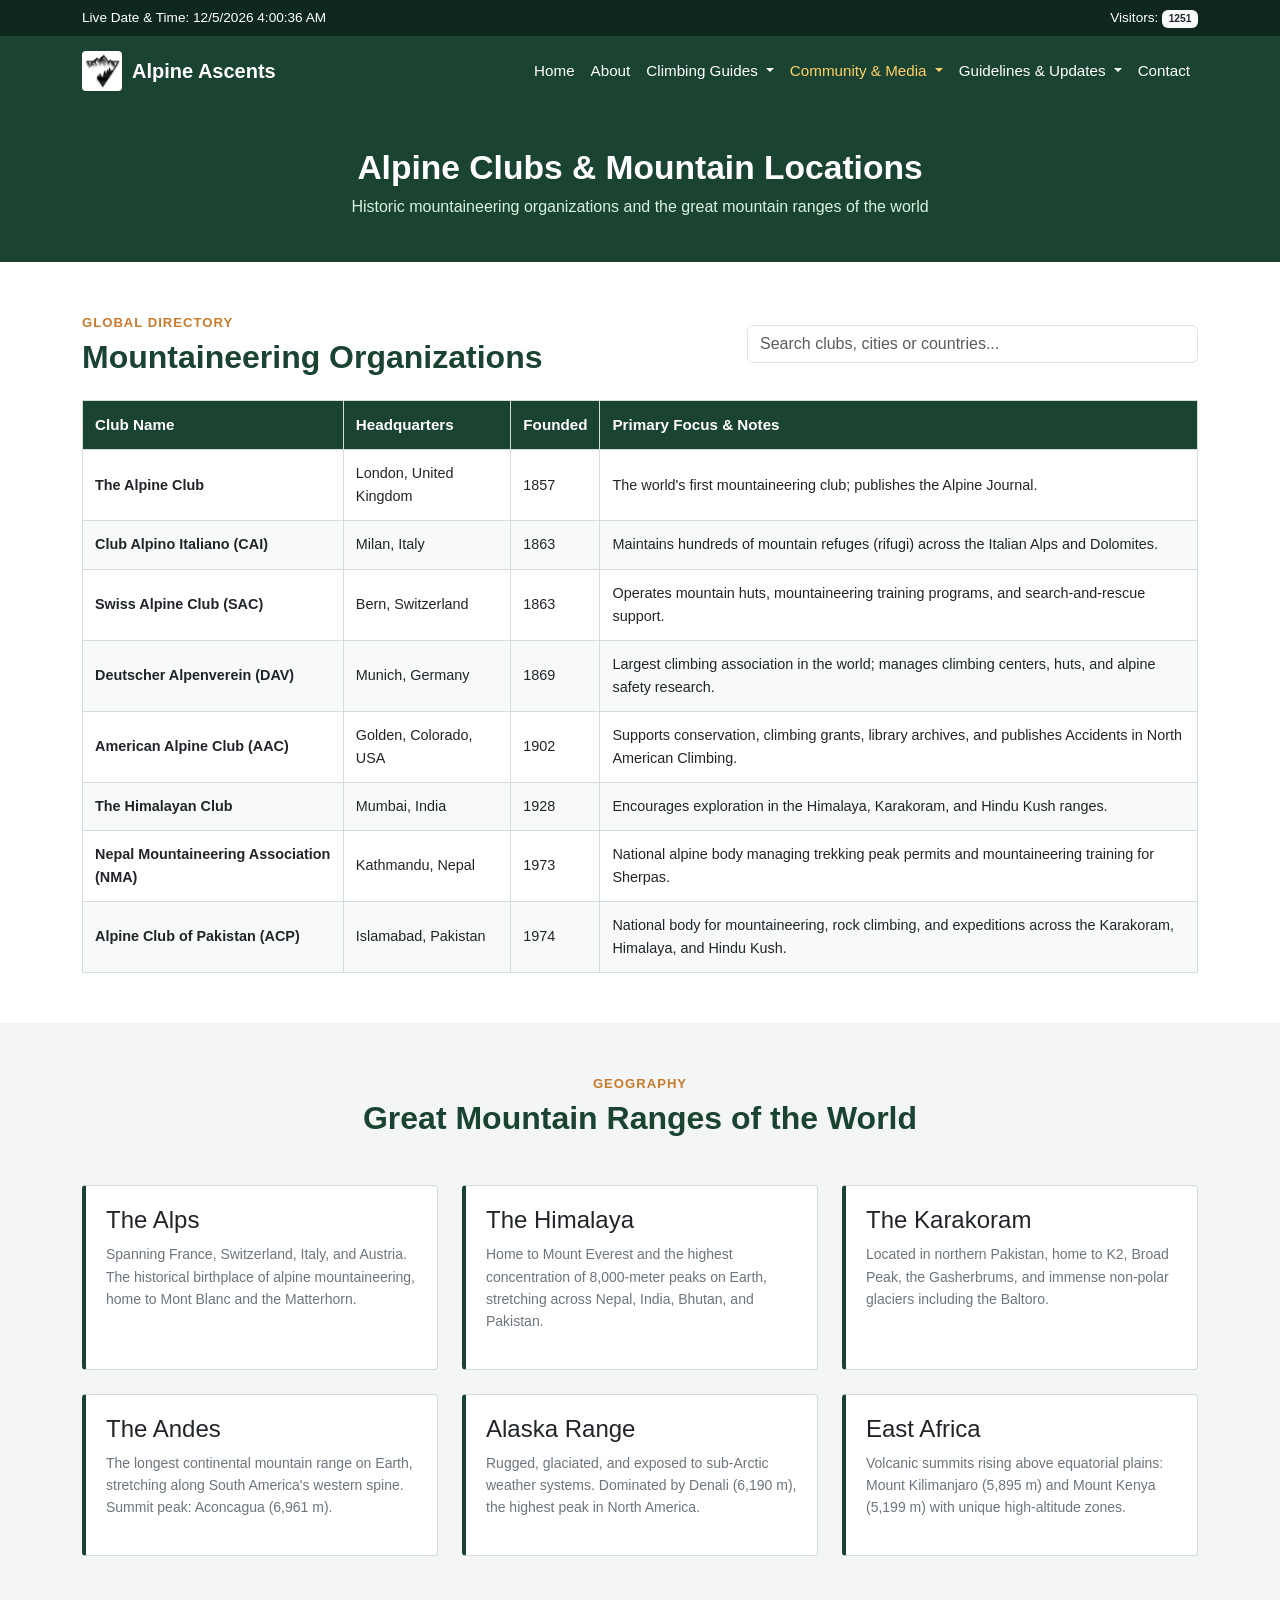
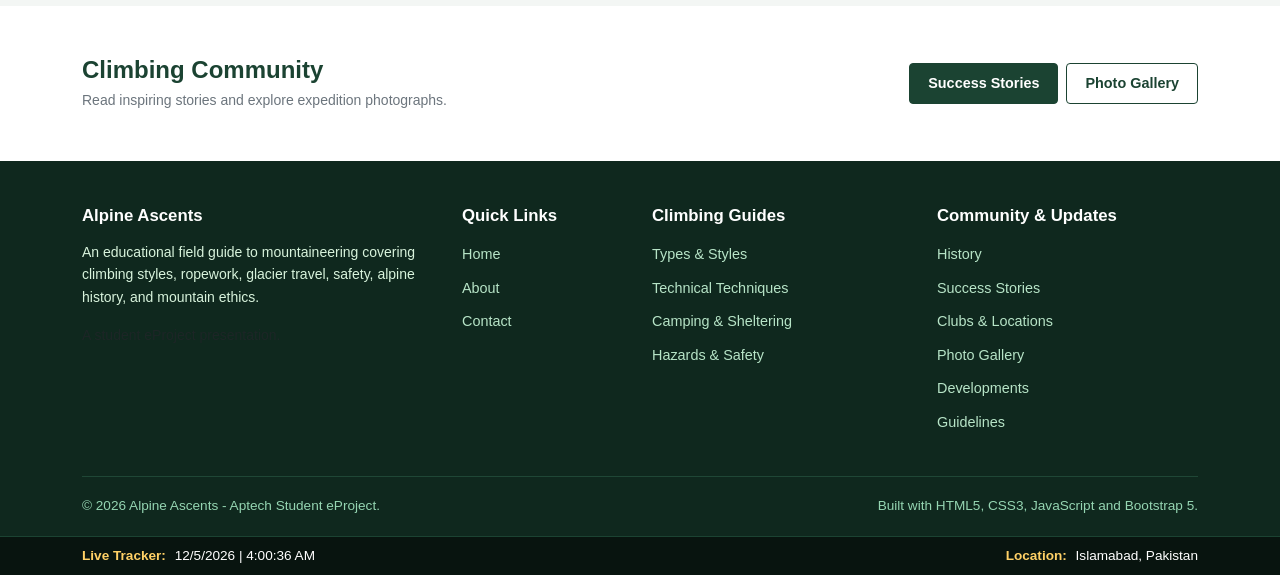
<file: clubs.html>
<!DOCTYPE html>
<html lang="en">
<head>
    <meta charset="UTF-8">
    <meta name="viewport" content="width=device-width, initial-scale=1.0">
    <title>Clubs &amp; Locations - Alpine Ascents</title>
    <link rel="icon" href="assets/img/logo.jpg">
    <link rel="stylesheet" href="https://cdn.jsdelivr.net/npm/bootstrap@5.3.3/dist/css/bootstrap.min.css">
    <link rel="stylesheet" href="assets/css/style.css">
</head>
<body>

<div class="top-bar">
    <div class="container d-flex justify-content-between align-items-center">
        <div>
            <span>Live Date &amp; Time: <span id="liveDateTime"></span></span>
        </div>
        <div>
            <span>Visitors: <span id="visitorCount" class="badge bg-light text-dark">1248</span></span>
        </div>
    </div>
</div>

<nav class="navbar navbar-expand-lg navbar-custom sticky-top">
    <div class="container">
        <a class="navbar-brand" href="index.html">
            <img src="assets/img/logo.jpg" alt="Logo" width="40" height="40">
            <span>Alpine Ascents</span>
        </a>
        <button class="navbar-toggler" type="button" data-bs-toggle="collapse" data-bs-target="#mainNavbar">
            <span class="navbar-toggler-icon"></span>
        </button>
        <div class="collapse navbar-collapse" id="mainNavbar">
            <ul class="navbar-nav ms-auto mb-2 mb-lg-0">
                <li class="nav-item">
                    <a class="nav-link" href="index.html">Home</a>
                </li>
                <li class="nav-item">
                    <a class="nav-link" href="about.html">About</a>
                </li>
                <li class="nav-item dropdown">
                    <a class="nav-link dropdown-toggle" href="#" role="button" data-bs-toggle="dropdown">
                        Climbing Guides
                    </a>
                    <ul class="dropdown-menu">
                        <li><a class="dropdown-item" href="types.html">Types &amp; Styles</a></li>
                        <li><a class="dropdown-item" href="techniques.html">Techniques</a></li>
                        <li><a class="dropdown-item" href="camping.html">Camping &amp; Sheltering</a></li>
                        <li><a class="dropdown-item" href="safety.html">Hazards &amp; Safety</a></li>
                    </ul>
                </li>
                <li class="nav-item dropdown">
                    <a class="nav-link dropdown-toggle active" href="#" role="button" data-bs-toggle="dropdown">
                        Community &amp; Media
                    </a>
                    <ul class="dropdown-menu">
                        <li><a class="dropdown-item" href="history.html">History</a></li>
                        <li><a class="dropdown-item" href="stories.html">Success Stories</a></li>
                        <li><a class="dropdown-item active" href="clubs.html">Clubs &amp; Locations</a></li>
                        <li><a class="dropdown-item" href="gallery.html">Photo Gallery</a></li>
                    </ul>
                </li>
                <li class="nav-item dropdown">
                    <a class="nav-link dropdown-toggle" href="#" role="button" data-bs-toggle="dropdown">
                        Guidelines &amp; Updates
                    </a>
                    <ul class="dropdown-menu">
                        <li><a class="dropdown-item" href="developments.html">Developments</a></li>
                        <li><a class="dropdown-item" href="guidelines.html">Guidelines</a></li>
                    </ul>
                </li>
                <li class="nav-item">
                    <a class="nav-link" href="contact.html">Contact</a>
                </li>
            </ul>
        </div>
    </div>
</nav>

<div class="page-header">
    <div class="container">
        <h1>Alpine Clubs &amp; Mountain Locations</h1>
        <p>Historic mountaineering organizations and the great mountain ranges of the world</p>
    </div>
</div>

<section class="section-padding">
    <div class="container">
        <div class="row align-items-center mb-4">
            <div class="col-md-7">
                <span class="section-subtitle">Global Directory</span>
                <h2 class="section-title mb-0">Mountaineering Organizations</h2>
            </div>
            <div class="col-md-5 mt-3 mt-md-0">
                <input type="text" id="clubSearchInput" class="form-control" placeholder="Search clubs, cities or countries...">
            </div>
        </div>

        <div class="table-responsive">
            <table class="table-custom" id="clubsTable">
                <thead>
                    <tr>
                        <th>Club Name</th>
                        <th>Headquarters</th>
                        <th>Founded</th>
                        <th>Primary Focus &amp; Notes</th>
                    </tr>
                </thead>
                <tbody>
                    <tr>
                        <td><strong>The Alpine Club</strong></td>
                        <td>London, United Kingdom</td>
                        <td>1857</td>
                        <td>The world's first mountaineering club; publishes the Alpine Journal.</td>
                    </tr>
                    <tr>
                        <td><strong>Club Alpino Italiano (CAI)</strong></td>
                        <td>Milan, Italy</td>
                        <td>1863</td>
                        <td>Maintains hundreds of mountain refuges (rifugi) across the Italian Alps and Dolomites.</td>
                    </tr>
                    <tr>
                        <td><strong>Swiss Alpine Club (SAC)</strong></td>
                        <td>Bern, Switzerland</td>
                        <td>1863</td>
                        <td>Operates mountain huts, mountaineering training programs, and search-and-rescue support.</td>
                    </tr>
                    <tr>
                        <td><strong>Deutscher Alpenverein (DAV)</strong></td>
                        <td>Munich, Germany</td>
                        <td>1869</td>
                        <td>Largest climbing association in the world; manages climbing centers, huts, and alpine safety research.</td>
                    </tr>
                    <tr>
                        <td><strong>American Alpine Club (AAC)</strong></td>
                        <td>Golden, Colorado, USA</td>
                        <td>1902</td>
                        <td>Supports conservation, climbing grants, library archives, and publishes Accidents in North American Climbing.</td>
                    </tr>
                    <tr>
                        <td><strong>The Himalayan Club</strong></td>
                        <td>Mumbai, India</td>
                        <td>1928</td>
                        <td>Encourages exploration in the Himalaya, Karakoram, and Hindu Kush ranges.</td>
                    </tr>
                    <tr>
                        <td><strong>Nepal Mountaineering Association (NMA)</strong></td>
                        <td>Kathmandu, Nepal</td>
                        <td>1973</td>
                        <td>National alpine body managing trekking peak permits and mountaineering training for Sherpas.</td>
                    </tr>
                    <tr>
                        <td><strong>Alpine Club of Pakistan (ACP)</strong></td>
                        <td>Islamabad, Pakistan</td>
                        <td>1974</td>
                        <td>National body for mountaineering, rock climbing, and expeditions across the Karakoram, Himalaya, and Hindu Kush.</td>
                    </tr>
                </tbody>
            </table>
        </div>
    </div>
</section>

<section class="section-padding bg-light-section">
    <div class="container">
        <div class="text-center mb-5">
            <span class="section-subtitle">Geography</span>
            <h2 class="section-title">Great Mountain Ranges of the World</h2>
        </div>
        <div class="row g-4">
            <div class="col-md-6 col-lg-4">
                <div class="info-box">
                    <h4>The Alps</h4>
                    <p class="text-secondary small mt-2">Spanning France, Switzerland, Italy, and Austria. The historical birthplace of alpine mountaineering, home to Mont Blanc and the Matterhorn.</p>
                </div>
            </div>
            <div class="col-md-6 col-lg-4">
                <div class="info-box">
                    <h4>The Himalaya</h4>
                    <p class="text-secondary small mt-2">Home to Mount Everest and the highest concentration of 8,000-meter peaks on Earth, stretching across Nepal, India, Bhutan, and Pakistan.</p>
                </div>
            </div>
            <div class="col-md-6 col-lg-4">
                <div class="info-box">
                    <h4>The Karakoram</h4>
                    <p class="text-secondary small mt-2">Located in northern Pakistan, home to K2, Broad Peak, the Gasherbrums, and immense non-polar glaciers including the Baltoro.</p>
                </div>
            </div>
            <div class="col-md-6 col-lg-4">
                <div class="info-box">
                    <h4>The Andes</h4>
                    <p class="text-secondary small mt-2">The longest continental mountain range on Earth, stretching along South America's western spine. Summit peak: Aconcagua (6,961 m).</p>
                </div>
            </div>
            <div class="col-md-6 col-lg-4">
                <div class="info-box">
                    <h4>Alaska Range</h4>
                    <p class="text-secondary small mt-2">Rugged, glaciated, and exposed to sub-Arctic weather systems. Dominated by Denali (6,190 m), the highest peak in North America.</p>
                </div>
            </div>
            <div class="col-md-6 col-lg-4">
                <div class="info-box">
                    <h4>East Africa</h4>
                    <p class="text-secondary small mt-2">Volcanic summits rising above equatorial plains: Mount Kilimanjaro (5,895 m) and Mount Kenya (5,199 m) with unique high-altitude zones.</p>
                </div>
            </div>
        </div>
    </div>
</section>

<section class="section-padding">
    <div class="container">
        <div class="d-flex flex-wrap justify-content-between align-items-center">
            <div>
                <h4 class="section-title mb-1">Climbing Community</h4>
                <p class="text-secondary small mb-0">Read inspiring stories and explore expedition photographs.</p>
            </div>
            <div class="d-flex gap-2 mt-3 mt-md-0">
                <a href="stories.html" class="btn-custom-primary">Success Stories</a>
                <a href="gallery.html" class="btn-custom-outline">Photo Gallery</a>
            </div>
        </div>
    </div>
</section>

<footer class="footer-custom">
    <div class="container">
        <div class="row g-4">
            <div class="col-lg-4 col-md-6">
                <h5>Alpine Ascents</h5>
                <p class="small">An educational field guide to mountaineering covering climbing styles, ropework, glacier travel, safety, alpine history, and mountain ethics.</p>
                <p class="small text-muted">A student eProject presentation.</p>
            </div>
            <div class="col-lg-2 col-md-6">
                <h5>Quick Links</h5>
                <ul>
                    <li><a href="index.html">Home</a></li>
                    <li><a href="about.html">About</a></li>
                    <li><a href="contact.html">Contact</a></li>
                </ul>
            </div>
            <div class="col-lg-3 col-md-6">
                <h5>Climbing Guides</h5>
                <ul>
                    <li><a href="types.html">Types &amp; Styles</a></li>
                    <li><a href="techniques.html">Technical Techniques</a></li>
                    <li><a href="camping.html">Camping &amp; Sheltering</a></li>
                    <li><a href="safety.html">Hazards &amp; Safety</a></li>
                </ul>
            </div>
            <div class="col-lg-3 col-md-6">
                <h5>Community &amp; Updates</h5>
                <ul>
                    <li><a href="history.html">History</a></li>
                    <li><a href="stories.html">Success Stories</a></li>
                    <li><a href="clubs.html">Clubs &amp; Locations</a></li>
                    <li><a href="gallery.html">Photo Gallery</a></li>
                    <li><a href="developments.html">Developments</a></li>
                    <li><a href="guidelines.html">Guidelines</a></li>
                </ul>
            </div>
        </div>
        <div class="footer-bottom d-flex flex-wrap justify-content-between align-items-center">
            <div>&copy; 2026 Alpine Ascents - Aptech Student eProject.</div>
            <div>Built with HTML5, CSS3, JavaScript and Bootstrap 5.</div>
        </div>
    </div>
</footer>

<div class="tracker-bar">
    <div class="container d-flex flex-wrap justify-content-between align-items-center">
        <div>
            <strong>Live Tracker:</strong>
            <span id="trackerDateTime">Loading date and time...</span>
        </div>
        <div>
            <strong>Location:</strong>
            <span id="trackerLocation">Detecting location...</span>
        </div>
    </div>
</div>

<script src="https://cdn.jsdelivr.net/npm/bootstrap@5.3.3/dist/js/bootstrap.bundle.min.js"></script>
<script src="assets/js/main.js"></script>
</body>
</html>
</file>
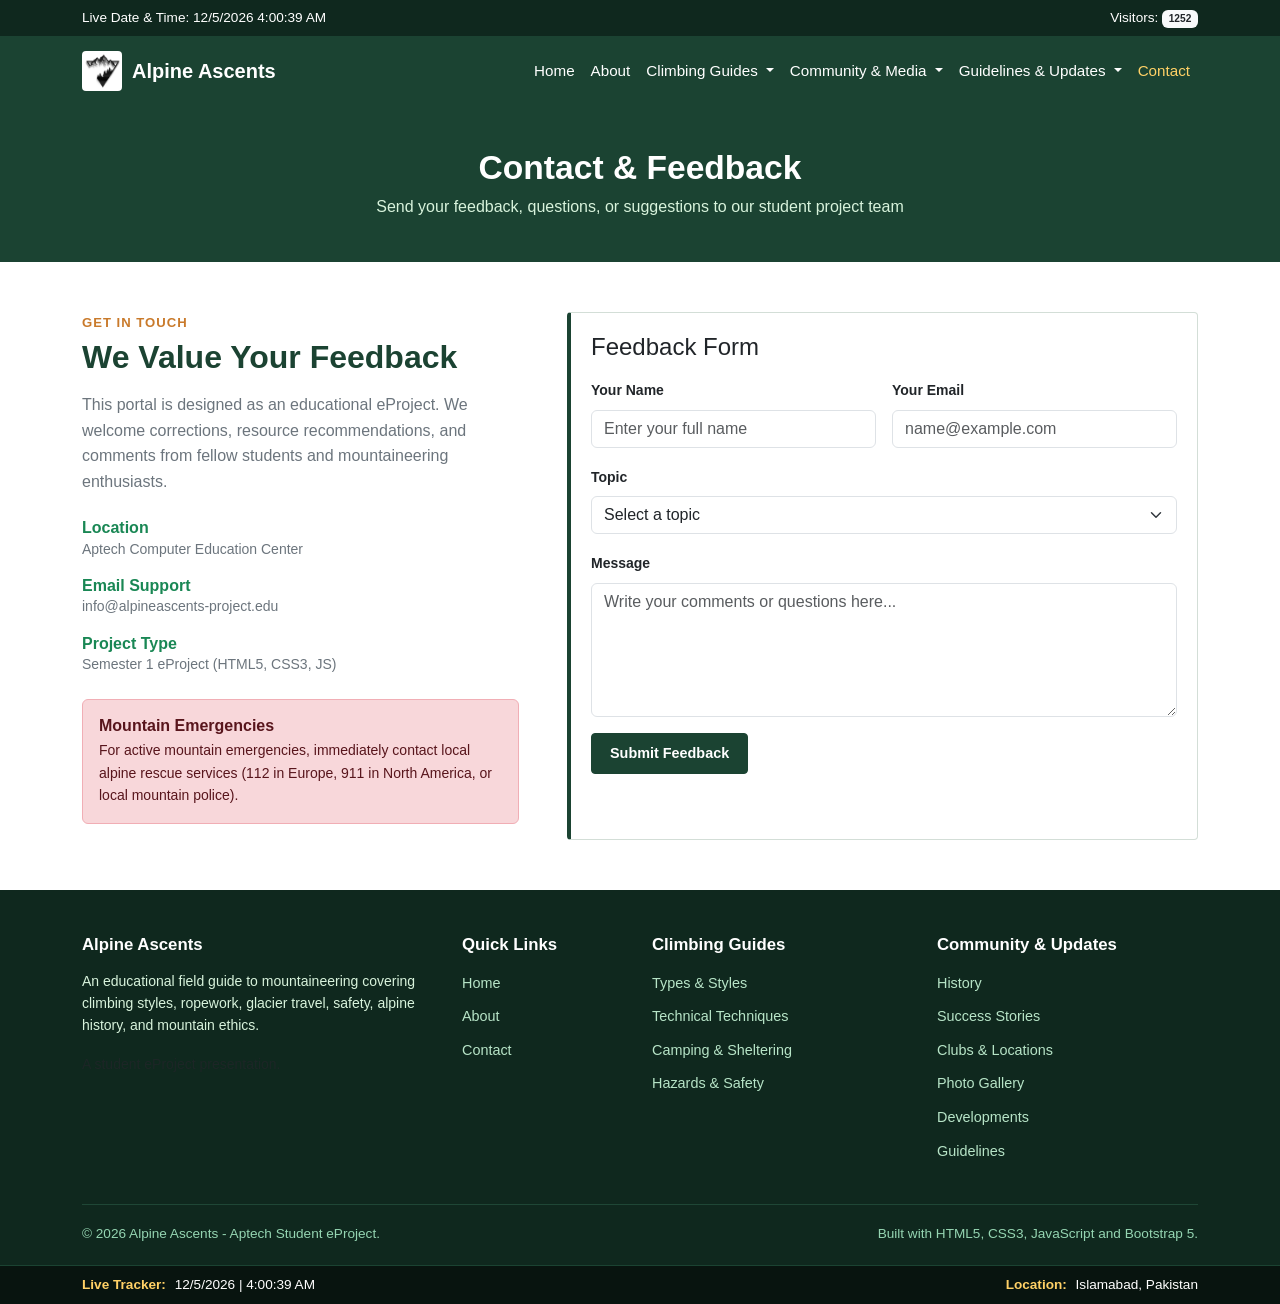
<file: contact.html>
<!DOCTYPE html>
<html lang="en">
<head>
    <meta charset="UTF-8">
    <meta name="viewport" content="width=device-width, initial-scale=1.0">
    <title>Contact Us - Alpine Ascents</title>
    <link rel="icon" href="assets/img/logo.jpg">
    <link rel="stylesheet" href="https://cdn.jsdelivr.net/npm/bootstrap@5.3.3/dist/css/bootstrap.min.css">
    <link rel="stylesheet" href="assets/css/style.css">
</head>
<body>

<div class="top-bar">
    <div class="container d-flex justify-content-between align-items-center">
        <div>
            <span>Live Date &amp; Time: <span id="liveDateTime"></span></span>
        </div>
        <div>
            <span>Visitors: <span id="visitorCount" class="badge bg-light text-dark">1248</span></span>
        </div>
    </div>
</div>

<nav class="navbar navbar-expand-lg navbar-custom sticky-top">
    <div class="container">
        <a class="navbar-brand" href="index.html">
            <img src="assets/img/logo.jpg" alt="Logo" width="40" height="40">
            <span>Alpine Ascents</span>
        </a>
        <button class="navbar-toggler" type="button" data-bs-toggle="collapse" data-bs-target="#mainNavbar">
            <span class="navbar-toggler-icon"></span>
        </button>
        <div class="collapse navbar-collapse" id="mainNavbar">
            <ul class="navbar-nav ms-auto mb-2 mb-lg-0">
                <li class="nav-item">
                    <a class="nav-link" href="index.html">Home</a>
                </li>
                <li class="nav-item">
                    <a class="nav-link" href="about.html">About</a>
                </li>
                <li class="nav-item dropdown">
                    <a class="nav-link dropdown-toggle" href="#" role="button" data-bs-toggle="dropdown">
                        Climbing Guides
                    </a>
                    <ul class="dropdown-menu">
                        <li><a class="dropdown-item" href="types.html">Types &amp; Styles</a></li>
                        <li><a class="dropdown-item" href="techniques.html">Techniques</a></li>
                        <li><a class="dropdown-item" href="camping.html">Camping &amp; Sheltering</a></li>
                        <li><a class="dropdown-item" href="safety.html">Hazards &amp; Safety</a></li>
                    </ul>
                </li>
                <li class="nav-item dropdown">
                    <a class="nav-link dropdown-toggle" href="#" role="button" data-bs-toggle="dropdown">
                        Community &amp; Media
                    </a>
                    <ul class="dropdown-menu">
                        <li><a class="dropdown-item" href="history.html">History</a></li>
                        <li><a class="dropdown-item" href="stories.html">Success Stories</a></li>
                        <li><a class="dropdown-item" href="clubs.html">Clubs &amp; Locations</a></li>
                        <li><a class="dropdown-item" href="gallery.html">Photo Gallery</a></li>
                    </ul>
                </li>
                <li class="nav-item dropdown">
                    <a class="nav-link dropdown-toggle" href="#" role="button" data-bs-toggle="dropdown">
                        Guidelines &amp; Updates
                    </a>
                    <ul class="dropdown-menu">
                        <li><a class="dropdown-item" href="developments.html">Developments</a></li>
                        <li><a class="dropdown-item" href="guidelines.html">Guidelines</a></li>
                    </ul>
                </li>
                <li class="nav-item">
                    <a class="nav-link active" href="contact.html">Contact</a>
                </li>
            </ul>
        </div>
    </div>
</nav>

<div class="page-header">
    <div class="container">
        <h1>Contact &amp; Feedback</h1>
        <p>Send your feedback, questions, or suggestions to our student project team</p>
    </div>
</div>

<section class="section-padding">
    <div class="container">
        <div class="row g-5">
            <div class="col-lg-5">
                <span class="section-subtitle">Get In Touch</span>
                <h2 class="section-title">We Value Your Feedback</h2>
                <p class="text-secondary mt-3">This portal is designed as an educational eProject. We welcome corrections, resource recommendations, and comments from fellow students and mountaineering enthusiasts.</p>
                
                <div class="mt-4">
                    <div class="mb-3">
                        <h6 class="mb-0 text-success fw-bold">Location</h6>
                        <p class="small text-secondary mb-0">Aptech Computer Education Center</p>
                    </div>
                    <div class="mb-3">
                        <h6 class="mb-0 text-success fw-bold">Email Support</h6>
                        <p class="small text-secondary mb-0">info@alpineascents-project.edu</p>
                    </div>
                    <div>
                        <h6 class="mb-0 text-success fw-bold">Project Type</h6>
                        <p class="small text-secondary mb-0">Semester 1 eProject (HTML5, CSS3, JS)</p>
                    </div>
                </div>

                <div class="alert alert-danger mt-4">
                    <h6 class="fw-bold mb-1">Mountain Emergencies</h6>
                    <p class="small mb-0">For active mountain emergencies, immediately contact local alpine rescue services (112 in Europe, 911 in North America, or local mountain police).</p>
                </div>
            </div>

            <div class="col-lg-7">
                <div class="info-box">
                    <h4 class="mb-3">Feedback Form</h4>
                    <form id="contactForm">
                        <div class="row g-3">
                            <div class="col-md-6">
                                <label for="userName" class="form-label small fw-bold">Your Name</label>
                                <input type="text" class="form-control" id="userName" placeholder="Enter your full name" required>
                            </div>
                            <div class="col-md-6">
                                <label for="userEmail" class="form-label small fw-bold">Your Email</label>
                                <input type="email" class="form-control" id="userEmail" placeholder="name@example.com" required>
                            </div>
                            <div class="col-12">
                                <label for="topicSelect" class="form-label small fw-bold">Topic</label>
                                <select class="form-select" id="topicSelect" required>
                                    <option value="" selected disabled>Select a topic</option>
                                    <option value="General Inquiry">General Inquiry</option>
                                    <option value="Content Question">Content Question</option>
                                    <option value="Website Suggestion">Website Suggestion</option>
                                    <option value="Correction">Correction / Update</option>
                                </select>
                            </div>
                            <div class="col-12">
                                <label for="userMessage" class="form-label small fw-bold">Message</label>
                                <textarea class="form-control" id="userMessage" rows="5" placeholder="Write your comments or questions here..." required></textarea>
                            </div>
                            <div class="col-12">
                                <button type="submit" class="btn-custom-primary">Submit Feedback</button>
                            </div>
                        </div>
                    </form>
                </div>
            </div>
        </div>
    </div>
</section>

<footer class="footer-custom">
    <div class="container">
        <div class="row g-4">
            <div class="col-lg-4 col-md-6">
                <h5>Alpine Ascents</h5>
                <p class="small">An educational field guide to mountaineering covering climbing styles, ropework, glacier travel, safety, alpine history, and mountain ethics.</p>
                <p class="small text-muted">A student eProject presentation.</p>
            </div>
            <div class="col-lg-2 col-md-6">
                <h5>Quick Links</h5>
                <ul>
                    <li><a href="index.html">Home</a></li>
                    <li><a href="about.html">About</a></li>
                    <li><a href="contact.html">Contact</a></li>
                </ul>
            </div>
            <div class="col-lg-3 col-md-6">
                <h5>Climbing Guides</h5>
                <ul>
                    <li><a href="types.html">Types &amp; Styles</a></li>
                    <li><a href="techniques.html">Technical Techniques</a></li>
                    <li><a href="camping.html">Camping &amp; Sheltering</a></li>
                    <li><a href="safety.html">Hazards &amp; Safety</a></li>
                </ul>
            </div>
            <div class="col-lg-3 col-md-6">
                <h5>Community &amp; Updates</h5>
                <ul>
                    <li><a href="history.html">History</a></li>
                    <li><a href="stories.html">Success Stories</a></li>
                    <li><a href="clubs.html">Clubs &amp; Locations</a></li>
                    <li><a href="gallery.html">Photo Gallery</a></li>
                    <li><a href="developments.html">Developments</a></li>
                    <li><a href="guidelines.html">Guidelines</a></li>
                </ul>
            </div>
        </div>
        <div class="footer-bottom d-flex flex-wrap justify-content-between align-items-center">
            <div>&copy; 2026 Alpine Ascents - Aptech Student eProject.</div>
            <div>Built with HTML5, CSS3, JavaScript and Bootstrap 5.</div>
        </div>
    </div>
</footer>

<div class="tracker-bar">
    <div class="container d-flex flex-wrap justify-content-between align-items-center">
        <div>
            <strong>Live Tracker:</strong>
            <span id="trackerDateTime">Loading date and time...</span>
        </div>
        <div>
            <strong>Location:</strong>
            <span id="trackerLocation">Detecting location...</span>
        </div>
    </div>
</div>

<script src="https://cdn.jsdelivr.net/npm/bootstrap@5.3.3/dist/js/bootstrap.bundle.min.js"></script>
<script src="assets/js/main.js"></script>
</body>
</html>
</file>
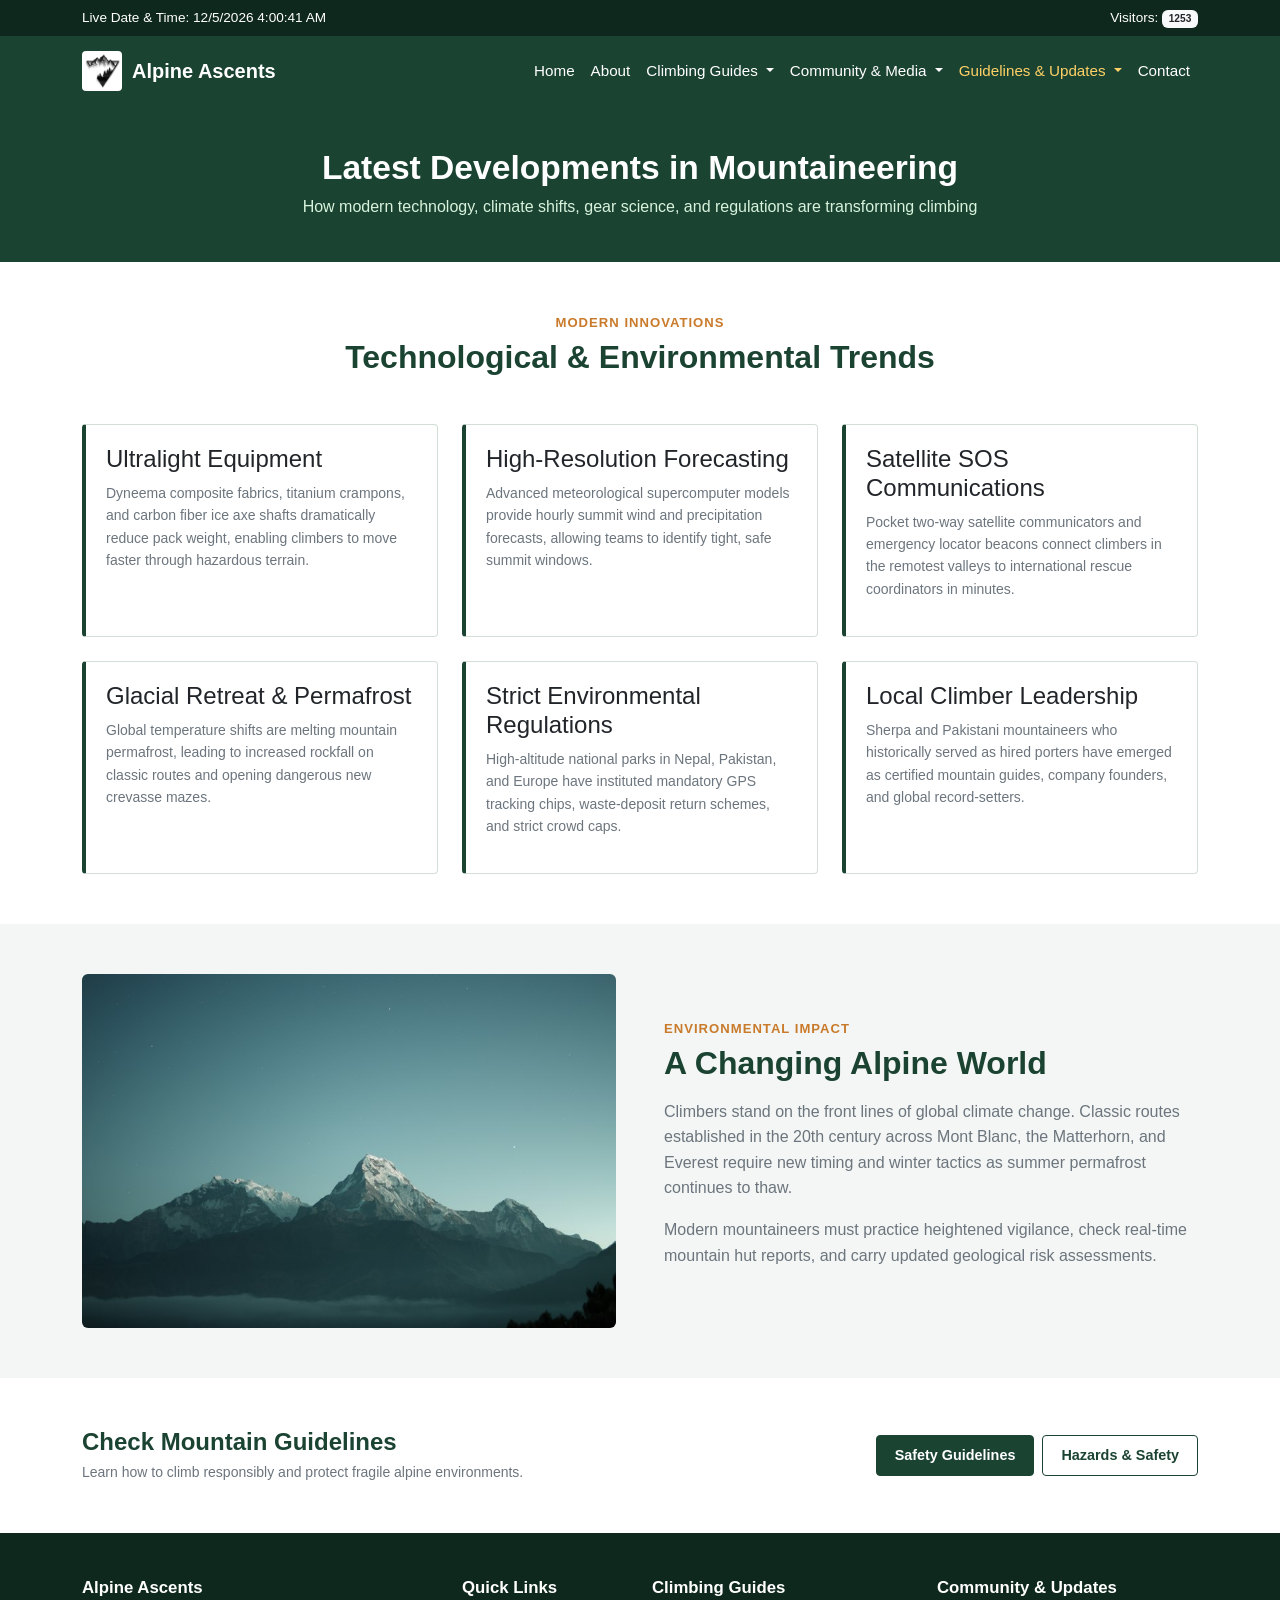
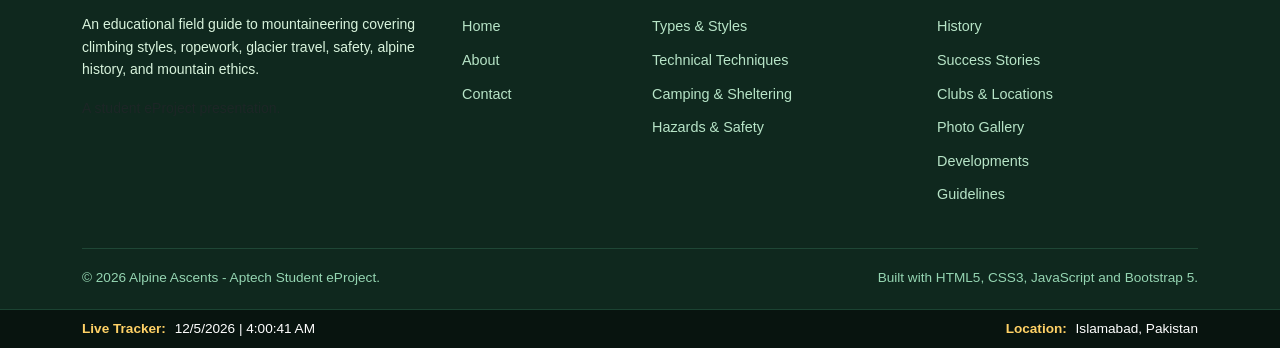
<file: developments.html>
<!DOCTYPE html>
<html lang="en">
<head>
    <meta charset="UTF-8">
    <meta name="viewport" content="width=device-width, initial-scale=1.0">
    <title>Developments - Alpine Ascents</title>
    <link rel="icon" href="assets/img/logo.jpg">
    <link rel="stylesheet" href="https://cdn.jsdelivr.net/npm/bootstrap@5.3.3/dist/css/bootstrap.min.css">
    <link rel="stylesheet" href="assets/css/style.css">
</head>
<body>

<div class="top-bar">
    <div class="container d-flex justify-content-between align-items-center">
        <div>
            <span>Live Date &amp; Time: <span id="liveDateTime"></span></span>
        </div>
        <div>
            <span>Visitors: <span id="visitorCount" class="badge bg-light text-dark">1248</span></span>
        </div>
    </div>
</div>

<nav class="navbar navbar-expand-lg navbar-custom sticky-top">
    <div class="container">
        <a class="navbar-brand" href="index.html">
            <img src="assets/img/logo.jpg" alt="Logo" width="40" height="40">
            <span>Alpine Ascents</span>
        </a>
        <button class="navbar-toggler" type="button" data-bs-toggle="collapse" data-bs-target="#mainNavbar">
            <span class="navbar-toggler-icon"></span>
        </button>
        <div class="collapse navbar-collapse" id="mainNavbar">
            <ul class="navbar-nav ms-auto mb-2 mb-lg-0">
                <li class="nav-item">
                    <a class="nav-link" href="index.html">Home</a>
                </li>
                <li class="nav-item">
                    <a class="nav-link" href="about.html">About</a>
                </li>
                <li class="nav-item dropdown">
                    <a class="nav-link dropdown-toggle" href="#" role="button" data-bs-toggle="dropdown">
                        Climbing Guides
                    </a>
                    <ul class="dropdown-menu">
                        <li><a class="dropdown-item" href="types.html">Types &amp; Styles</a></li>
                        <li><a class="dropdown-item" href="techniques.html">Techniques</a></li>
                        <li><a class="dropdown-item" href="camping.html">Camping &amp; Sheltering</a></li>
                        <li><a class="dropdown-item" href="safety.html">Hazards &amp; Safety</a></li>
                    </ul>
                </li>
                <li class="nav-item dropdown">
                    <a class="nav-link dropdown-toggle" href="#" role="button" data-bs-toggle="dropdown">
                        Community &amp; Media
                    </a>
                    <ul class="dropdown-menu">
                        <li><a class="dropdown-item" href="history.html">History</a></li>
                        <li><a class="dropdown-item" href="stories.html">Success Stories</a></li>
                        <li><a class="dropdown-item" href="clubs.html">Clubs &amp; Locations</a></li>
                        <li><a class="dropdown-item" href="gallery.html">Photo Gallery</a></li>
                    </ul>
                </li>
                <li class="nav-item dropdown">
                    <a class="nav-link dropdown-toggle active" href="#" role="button" data-bs-toggle="dropdown">
                        Guidelines &amp; Updates
                    </a>
                    <ul class="dropdown-menu">
                        <li><a class="dropdown-item active" href="developments.html">Developments</a></li>
                        <li><a class="dropdown-item" href="guidelines.html">Guidelines</a></li>
                    </ul>
                </li>
                <li class="nav-item">
                    <a class="nav-link" href="contact.html">Contact</a>
                </li>
            </ul>
        </div>
    </div>
</nav>

<div class="page-header">
    <div class="container">
        <h1>Latest Developments in Mountaineering</h1>
        <p>How modern technology, climate shifts, gear science, and regulations are transforming climbing</p>
    </div>
</div>

<section class="section-padding">
    <div class="container">
        <div class="text-center mb-5">
            <span class="section-subtitle">Modern Innovations</span>
            <h2 class="section-title">Technological &amp; Environmental Trends</h2>
        </div>
        <div class="row g-4">
            <div class="col-md-6 col-lg-4">
                <div class="info-box">
                    <h4>Ultralight Equipment</h4>
                    <p class="text-secondary small mt-2">Dyneema composite fabrics, titanium crampons, and carbon fiber ice axe shafts dramatically reduce pack weight, enabling climbers to move faster through hazardous terrain.</p>
                </div>
            </div>
            <div class="col-md-6 col-lg-4">
                <div class="info-box">
                    <h4>High-Resolution Forecasting</h4>
                    <p class="text-secondary small mt-2">Advanced meteorological supercomputer models provide hourly summit wind and precipitation forecasts, allowing teams to identify tight, safe summit windows.</p>
                </div>
            </div>
            <div class="col-md-6 col-lg-4">
                <div class="info-box">
                    <h4>Satellite SOS Communications</h4>
                    <p class="text-secondary small mt-2">Pocket two-way satellite communicators and emergency locator beacons connect climbers in the remotest valleys to international rescue coordinators in minutes.</p>
                </div>
            </div>
            <div class="col-md-6 col-lg-4">
                <div class="info-box">
                    <h4>Glacial Retreat &amp; Permafrost</h4>
                    <p class="text-secondary small mt-2">Global temperature shifts are melting mountain permafrost, leading to increased rockfall on classic routes and opening dangerous new crevasse mazes.</p>
                </div>
            </div>
            <div class="col-md-6 col-lg-4">
                <div class="info-box">
                    <h4>Strict Environmental Regulations</h4>
                    <p class="text-secondary small mt-2">High-altitude national parks in Nepal, Pakistan, and Europe have instituted mandatory GPS tracking chips, waste-deposit return schemes, and strict crowd caps.</p>
                </div>
            </div>
            <div class="col-md-6 col-lg-4">
                <div class="info-box">
                    <h4>Local Climber Leadership</h4>
                    <p class="text-secondary small mt-2">Sherpa and Pakistani mountaineers who historically served as hired porters have emerged as certified mountain guides, company founders, and global record-setters.</p>
                </div>
            </div>
        </div>
    </div>
</section>

<section class="section-padding bg-light-section">
    <div class="container">
        <div class="row align-items-center g-5">
            <div class="col-lg-6">
                <img src="assets/img/glacier.jpg" alt="Melting Alpine Glacier" class="img-fluid rounded">
            </div>
            <div class="col-lg-6">
                <span class="section-subtitle">Environmental Impact</span>
                <h2 class="section-title">A Changing Alpine World</h2>
                <p class="text-secondary mt-3">Climbers stand on the front lines of global climate change. Classic routes established in the 20th century across Mont Blanc, the Matterhorn, and Everest require new timing and winter tactics as summer permafrost continues to thaw.</p>
                <p class="text-secondary">Modern mountaineers must practice heightened vigilance, check real-time mountain hut reports, and carry updated geological risk assessments.</p>
            </div>
        </div>
    </div>
</section>

<section class="section-padding">
    <div class="container">
        <div class="d-flex flex-wrap justify-content-between align-items-center">
            <div>
                <h4 class="section-title mb-1">Check Mountain Guidelines</h4>
                <p class="text-secondary small mb-0">Learn how to climb responsibly and protect fragile alpine environments.</p>
            </div>
            <div class="d-flex gap-2 mt-3 mt-md-0">
                <a href="guidelines.html" class="btn-custom-primary">Safety Guidelines</a>
                <a href="safety.html" class="btn-custom-outline">Hazards &amp; Safety</a>
            </div>
        </div>
    </div>
</section>

<footer class="footer-custom">
    <div class="container">
        <div class="row g-4">
            <div class="col-lg-4 col-md-6">
                <h5>Alpine Ascents</h5>
                <p class="small">An educational field guide to mountaineering covering climbing styles, ropework, glacier travel, safety, alpine history, and mountain ethics.</p>
                <p class="small text-muted">A student eProject presentation.</p>
            </div>
            <div class="col-lg-2 col-md-6">
                <h5>Quick Links</h5>
                <ul>
                    <li><a href="index.html">Home</a></li>
                    <li><a href="about.html">About</a></li>
                    <li><a href="contact.html">Contact</a></li>
                </ul>
            </div>
            <div class="col-lg-3 col-md-6">
                <h5>Climbing Guides</h5>
                <ul>
                    <li><a href="types.html">Types &amp; Styles</a></li>
                    <li><a href="techniques.html">Technical Techniques</a></li>
                    <li><a href="camping.html">Camping &amp; Sheltering</a></li>
                    <li><a href="safety.html">Hazards &amp; Safety</a></li>
                </ul>
            </div>
            <div class="col-lg-3 col-md-6">
                <h5>Community &amp; Updates</h5>
                <ul>
                    <li><a href="history.html">History</a></li>
                    <li><a href="stories.html">Success Stories</a></li>
                    <li><a href="clubs.html">Clubs &amp; Locations</a></li>
                    <li><a href="gallery.html">Photo Gallery</a></li>
                    <li><a href="developments.html">Developments</a></li>
                    <li><a href="guidelines.html">Guidelines</a></li>
                </ul>
            </div>
        </div>
        <div class="footer-bottom d-flex flex-wrap justify-content-between align-items-center">
            <div>&copy; 2026 Alpine Ascents - Aptech Student eProject.</div>
            <div>Built with HTML5, CSS3, JavaScript and Bootstrap 5.</div>
        </div>
    </div>
</footer>

<div class="tracker-bar">
    <div class="container d-flex flex-wrap justify-content-between align-items-center">
        <div>
            <strong>Live Tracker:</strong>
            <span id="trackerDateTime">Loading date and time...</span>
        </div>
        <div>
            <strong>Location:</strong>
            <span id="trackerLocation">Detecting location...</span>
        </div>
    </div>
</div>

<script src="https://cdn.jsdelivr.net/npm/bootstrap@5.3.3/dist/js/bootstrap.bundle.min.js"></script>
<script src="assets/js/main.js"></script>
</body>
</html>
</file>
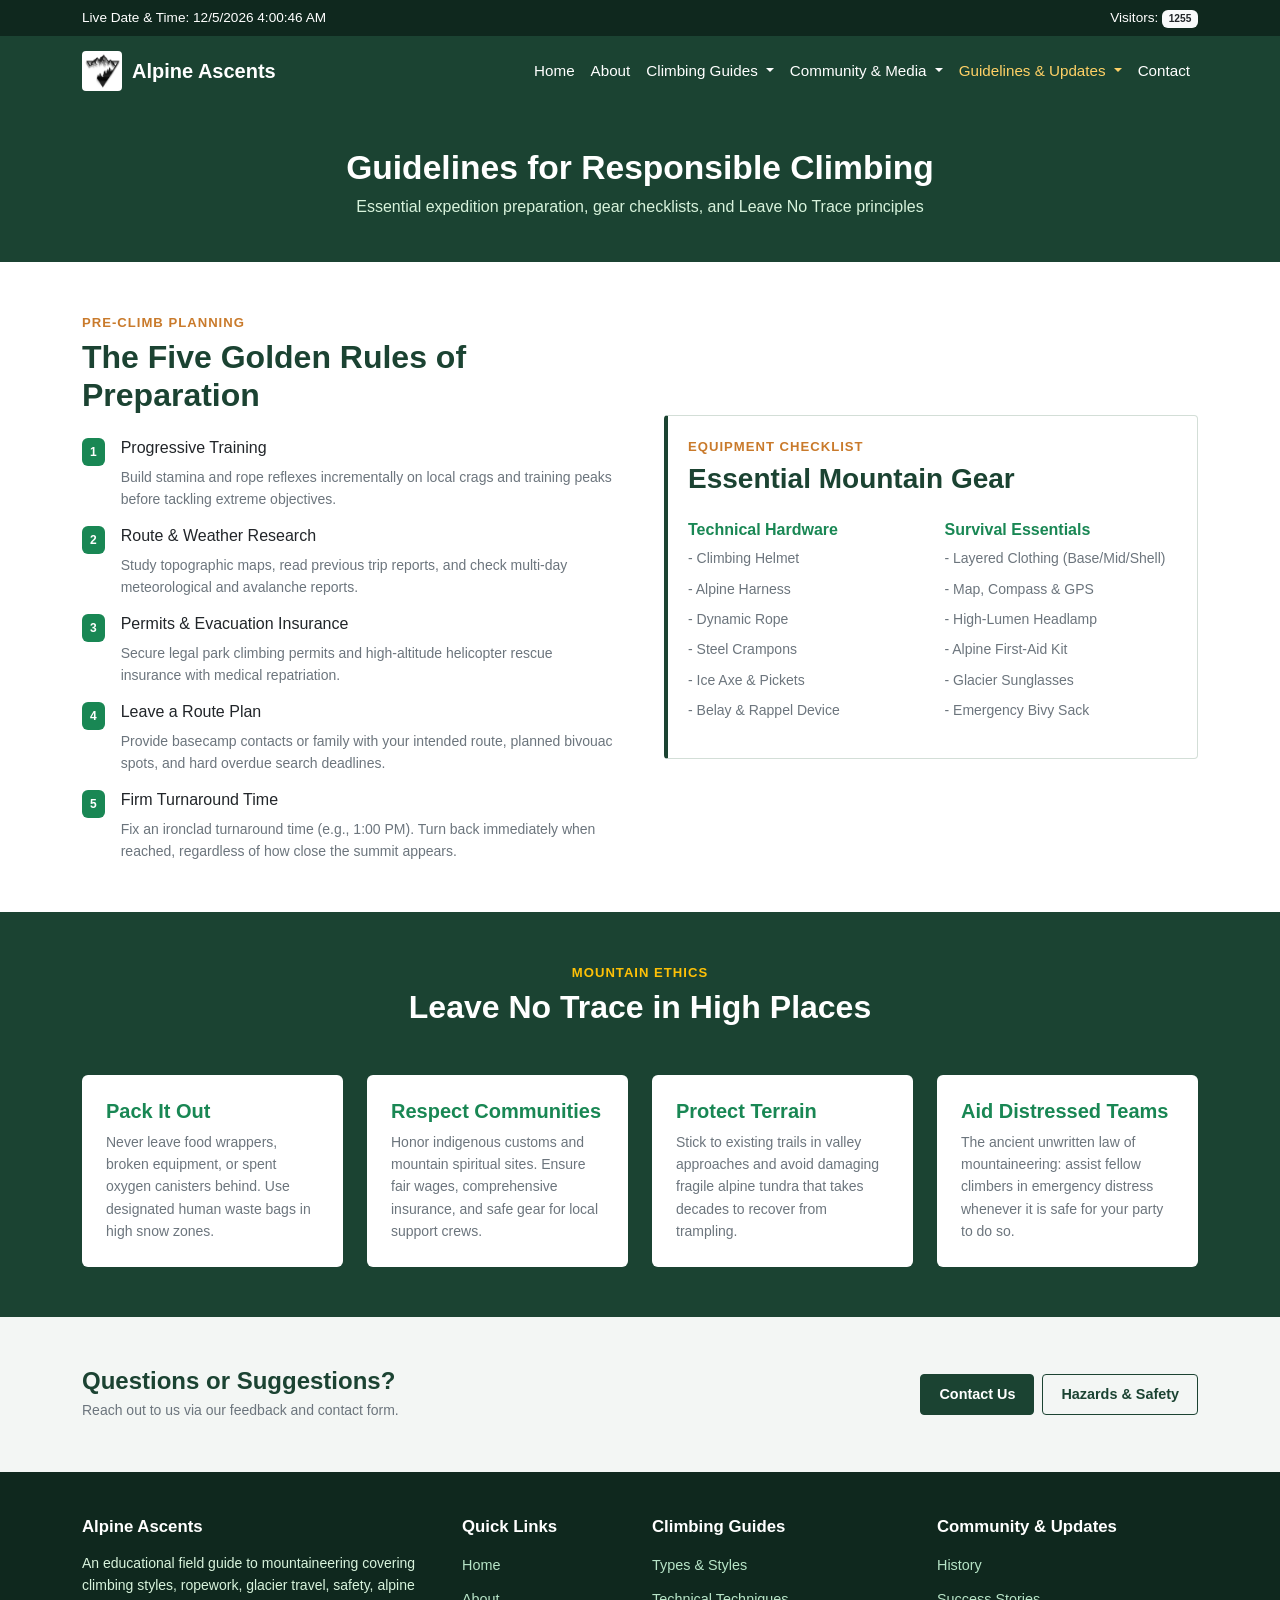
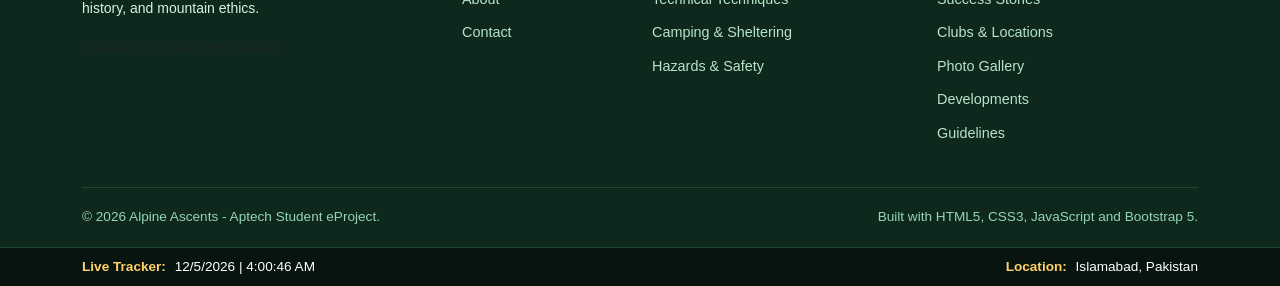
<file: guidelines.html>
<!DOCTYPE html>
<html lang="en">
<head>
    <meta charset="UTF-8">
    <meta name="viewport" content="width=device-width, initial-scale=1.0">
    <title>Guidelines - Alpine Ascents</title>
    <link rel="icon" href="assets/img/logo.jpg">
    <link rel="stylesheet" href="https://cdn.jsdelivr.net/npm/bootstrap@5.3.3/dist/css/bootstrap.min.css">
    <link rel="stylesheet" href="assets/css/style.css">
</head>
<body>

<div class="top-bar">
    <div class="container d-flex justify-content-between align-items-center">
        <div>
            <span>Live Date &amp; Time: <span id="liveDateTime"></span></span>
        </div>
        <div>
            <span>Visitors: <span id="visitorCount" class="badge bg-light text-dark">1248</span></span>
        </div>
    </div>
</div>

<nav class="navbar navbar-expand-lg navbar-custom sticky-top">
    <div class="container">
        <a class="navbar-brand" href="index.html">
            <img src="assets/img/logo.jpg" alt="Logo" width="40" height="40">
            <span>Alpine Ascents</span>
        </a>
        <button class="navbar-toggler" type="button" data-bs-toggle="collapse" data-bs-target="#mainNavbar">
            <span class="navbar-toggler-icon"></span>
        </button>
        <div class="collapse navbar-collapse" id="mainNavbar">
            <ul class="navbar-nav ms-auto mb-2 mb-lg-0">
                <li class="nav-item">
                    <a class="nav-link" href="index.html">Home</a>
                </li>
                <li class="nav-item">
                    <a class="nav-link" href="about.html">About</a>
                </li>
                <li class="nav-item dropdown">
                    <a class="nav-link dropdown-toggle" href="#" role="button" data-bs-toggle="dropdown">
                        Climbing Guides
                    </a>
                    <ul class="dropdown-menu">
                        <li><a class="dropdown-item" href="types.html">Types &amp; Styles</a></li>
                        <li><a class="dropdown-item" href="techniques.html">Techniques</a></li>
                        <li><a class="dropdown-item" href="camping.html">Camping &amp; Sheltering</a></li>
                        <li><a class="dropdown-item" href="safety.html">Hazards &amp; Safety</a></li>
                    </ul>
                </li>
                <li class="nav-item dropdown">
                    <a class="nav-link dropdown-toggle" href="#" role="button" data-bs-toggle="dropdown">
                        Community &amp; Media
                    </a>
                    <ul class="dropdown-menu">
                        <li><a class="dropdown-item" href="history.html">History</a></li>
                        <li><a class="dropdown-item" href="stories.html">Success Stories</a></li>
                        <li><a class="dropdown-item" href="clubs.html">Clubs &amp; Locations</a></li>
                        <li><a class="dropdown-item" href="gallery.html">Photo Gallery</a></li>
                    </ul>
                </li>
                <li class="nav-item dropdown">
                    <a class="nav-link dropdown-toggle active" href="#" role="button" data-bs-toggle="dropdown">
                        Guidelines &amp; Updates
                    </a>
                    <ul class="dropdown-menu">
                        <li><a class="dropdown-item" href="developments.html">Developments</a></li>
                        <li><a class="dropdown-item active" href="guidelines.html">Guidelines</a></li>
                    </ul>
                </li>
                <li class="nav-item">
                    <a class="nav-link" href="contact.html">Contact</a>
                </li>
            </ul>
        </div>
    </div>
</nav>

<div class="page-header">
    <div class="container">
        <h1>Guidelines for Responsible Climbing</h1>
        <p>Essential expedition preparation, gear checklists, and Leave No Trace principles</p>
    </div>
</div>

<section class="section-padding">
    <div class="container">
        <div class="row align-items-center g-5">
            <div class="col-lg-6">
                <span class="section-subtitle">Pre-Climb Planning</span>
                <h2 class="section-title">The Five Golden Rules of Preparation</h2>
                <div class="mt-4">
                    <div class="d-flex align-items-start mb-3">
                        <span class="badge bg-success p-2 me-3">1</span>
                        <div>
                            <h6>Progressive Training</h6>
                            <p class="small text-secondary mb-0">Build stamina and rope reflexes incrementally on local crags and training peaks before tackling extreme objectives.</p>
                        </div>
                    </div>
                    <div class="d-flex align-items-start mb-3">
                        <span class="badge bg-success p-2 me-3">2</span>
                        <div>
                            <h6>Route &amp; Weather Research</h6>
                            <p class="small text-secondary mb-0">Study topographic maps, read previous trip reports, and check multi-day meteorological and avalanche reports.</p>
                        </div>
                    </div>
                    <div class="d-flex align-items-start mb-3">
                        <span class="badge bg-success p-2 me-3">3</span>
                        <div>
                            <h6>Permits &amp; Evacuation Insurance</h6>
                            <p class="small text-secondary mb-0">Secure legal park climbing permits and high-altitude helicopter rescue insurance with medical repatriation.</p>
                        </div>
                    </div>
                    <div class="d-flex align-items-start mb-3">
                        <span class="badge bg-success p-2 me-3">4</span>
                        <div>
                            <h6>Leave a Route Plan</h6>
                            <p class="small text-secondary mb-0">Provide basecamp contacts or family with your intended route, planned bivouac spots, and hard overdue search deadlines.</p>
                        </div>
                    </div>
                    <div class="d-flex align-items-start">
                        <span class="badge bg-success p-2 me-3">5</span>
                        <div>
                            <h6>Firm Turnaround Time</h6>
                            <p class="small text-secondary mb-0">Fix an ironclad turnaround time (e.g., 1:00 PM). Turn back immediately when reached, regardless of how close the summit appears.</p>
                        </div>
                    </div>
                </div>
            </div>
            <div class="col-lg-6">
                <div class="info-box">
                    <span class="section-subtitle">Equipment Checklist</span>
                    <h3 class="section-title mb-4">Essential Mountain Gear</h3>
                    <div class="row">
                        <div class="col-sm-6">
                            <h6 class="text-success fw-bold">Technical Hardware</h6>
                            <ul class="list-unstyled small text-secondary">
                                <li class="mb-2">- Climbing Helmet</li>
                                <li class="mb-2">- Alpine Harness</li>
                                <li class="mb-2">- Dynamic Rope</li>
                                <li class="mb-2">- Steel Crampons</li>
                                <li class="mb-2">- Ice Axe &amp; Pickets</li>
                                <li class="mb-2">- Belay &amp; Rappel Device</li>
                            </ul>
                        </div>
                        <div class="col-sm-6">
                            <h6 class="text-success fw-bold">Survival Essentials</h6>
                            <ul class="list-unstyled small text-secondary">
                                <li class="mb-2">- Layered Clothing (Base/Mid/Shell)</li>
                                <li class="mb-2">- Map, Compass &amp; GPS</li>
                                <li class="mb-2">- High-Lumen Headlamp</li>
                                <li class="mb-2">- Alpine First-Aid Kit</li>
                                <li class="mb-2">- Glacier Sunglasses</li>
                                <li class="mb-2">- Emergency Bivy Sack</li>
                            </ul>
                        </div>
                    </div>
                </div>
            </div>
        </div>
    </div>
</section>

<section class="section-padding bg-dark-section" id="ethics">
    <div class="container">
        <div class="text-center mb-5">
            <span class="section-subtitle text-warning">Mountain Ethics</span>
            <h2 class="section-title text-white">Leave No Trace in High Places</h2>
        </div>
        <div class="row g-4">
            <div class="col-md-6 col-lg-3">
                <div class="bg-white text-dark p-4 rounded h-100">
                    <h5 class="fw-bold text-success">Pack It Out</h5>
                    <p class="small text-secondary mt-2 mb-0">Never leave food wrappers, broken equipment, or spent oxygen canisters behind. Use designated human waste bags in high snow zones.</p>
                </div>
            </div>
            <div class="col-md-6 col-lg-3">
                <div class="bg-white text-dark p-4 rounded h-100">
                    <h5 class="fw-bold text-success">Respect Communities</h5>
                    <p class="small text-secondary mt-2 mb-0">Honor indigenous customs and mountain spiritual sites. Ensure fair wages, comprehensive insurance, and safe gear for local support crews.</p>
                </div>
            </div>
            <div class="col-md-6 col-lg-3">
                <div class="bg-white text-dark p-4 rounded h-100">
                    <h5 class="fw-bold text-success">Protect Terrain</h5>
                    <p class="small text-secondary mt-2 mb-0">Stick to existing trails in valley approaches and avoid damaging fragile alpine tundra that takes decades to recover from trampling.</p>
                </div>
            </div>
            <div class="col-md-6 col-lg-3">
                <div class="bg-white text-dark p-4 rounded h-100">
                    <h5 class="fw-bold text-success">Aid Distressed Teams</h5>
                    <p class="small text-secondary mt-2 mb-0">The ancient unwritten law of mountaineering: assist fellow climbers in emergency distress whenever it is safe for your party to do so.</p>
                </div>
            </div>
        </div>
    </div>
</section>

<section class="section-padding bg-light-section">
    <div class="container">
        <div class="d-flex flex-wrap justify-content-between align-items-center">
            <div>
                <h4 class="section-title mb-1">Questions or Suggestions?</h4>
                <p class="text-secondary small mb-0">Reach out to us via our feedback and contact form.</p>
            </div>
            <div class="d-flex gap-2 mt-3 mt-md-0">
                <a href="contact.html" class="btn-custom-primary">Contact Us</a>
                <a href="safety.html" class="btn-custom-outline">Hazards &amp; Safety</a>
            </div>
        </div>
    </div>
</section>

<footer class="footer-custom">
    <div class="container">
        <div class="row g-4">
            <div class="col-lg-4 col-md-6">
                <h5>Alpine Ascents</h5>
                <p class="small">An educational field guide to mountaineering covering climbing styles, ropework, glacier travel, safety, alpine history, and mountain ethics.</p>
                <p class="small text-muted">A student eProject presentation.</p>
            </div>
            <div class="col-lg-2 col-md-6">
                <h5>Quick Links</h5>
                <ul>
                    <li><a href="index.html">Home</a></li>
                    <li><a href="about.html">About</a></li>
                    <li><a href="contact.html">Contact</a></li>
                </ul>
            </div>
            <div class="col-lg-3 col-md-6">
                <h5>Climbing Guides</h5>
                <ul>
                    <li><a href="types.html">Types &amp; Styles</a></li>
                    <li><a href="techniques.html">Technical Techniques</a></li>
                    <li><a href="camping.html">Camping &amp; Sheltering</a></li>
                    <li><a href="safety.html">Hazards &amp; Safety</a></li>
                </ul>
            </div>
            <div class="col-lg-3 col-md-6">
                <h5>Community &amp; Updates</h5>
                <ul>
                    <li><a href="history.html">History</a></li>
                    <li><a href="stories.html">Success Stories</a></li>
                    <li><a href="clubs.html">Clubs &amp; Locations</a></li>
                    <li><a href="gallery.html">Photo Gallery</a></li>
                    <li><a href="developments.html">Developments</a></li>
                    <li><a href="guidelines.html">Guidelines</a></li>
                </ul>
            </div>
        </div>
        <div class="footer-bottom d-flex flex-wrap justify-content-between align-items-center">
            <div>&copy; 2026 Alpine Ascents - Aptech Student eProject.</div>
            <div>Built with HTML5, CSS3, JavaScript and Bootstrap 5.</div>
        </div>
    </div>
</footer>

<div class="tracker-bar">
    <div class="container d-flex flex-wrap justify-content-between align-items-center">
        <div>
            <strong>Live Tracker:</strong>
            <span id="trackerDateTime">Loading date and time...</span>
        </div>
        <div>
            <strong>Location:</strong>
            <span id="trackerLocation">Detecting location...</span>
        </div>
    </div>
</div>

<script src="https://cdn.jsdelivr.net/npm/bootstrap@5.3.3/dist/js/bootstrap.bundle.min.js"></script>
<script src="assets/js/main.js"></script>
</body>
</html>
</file>
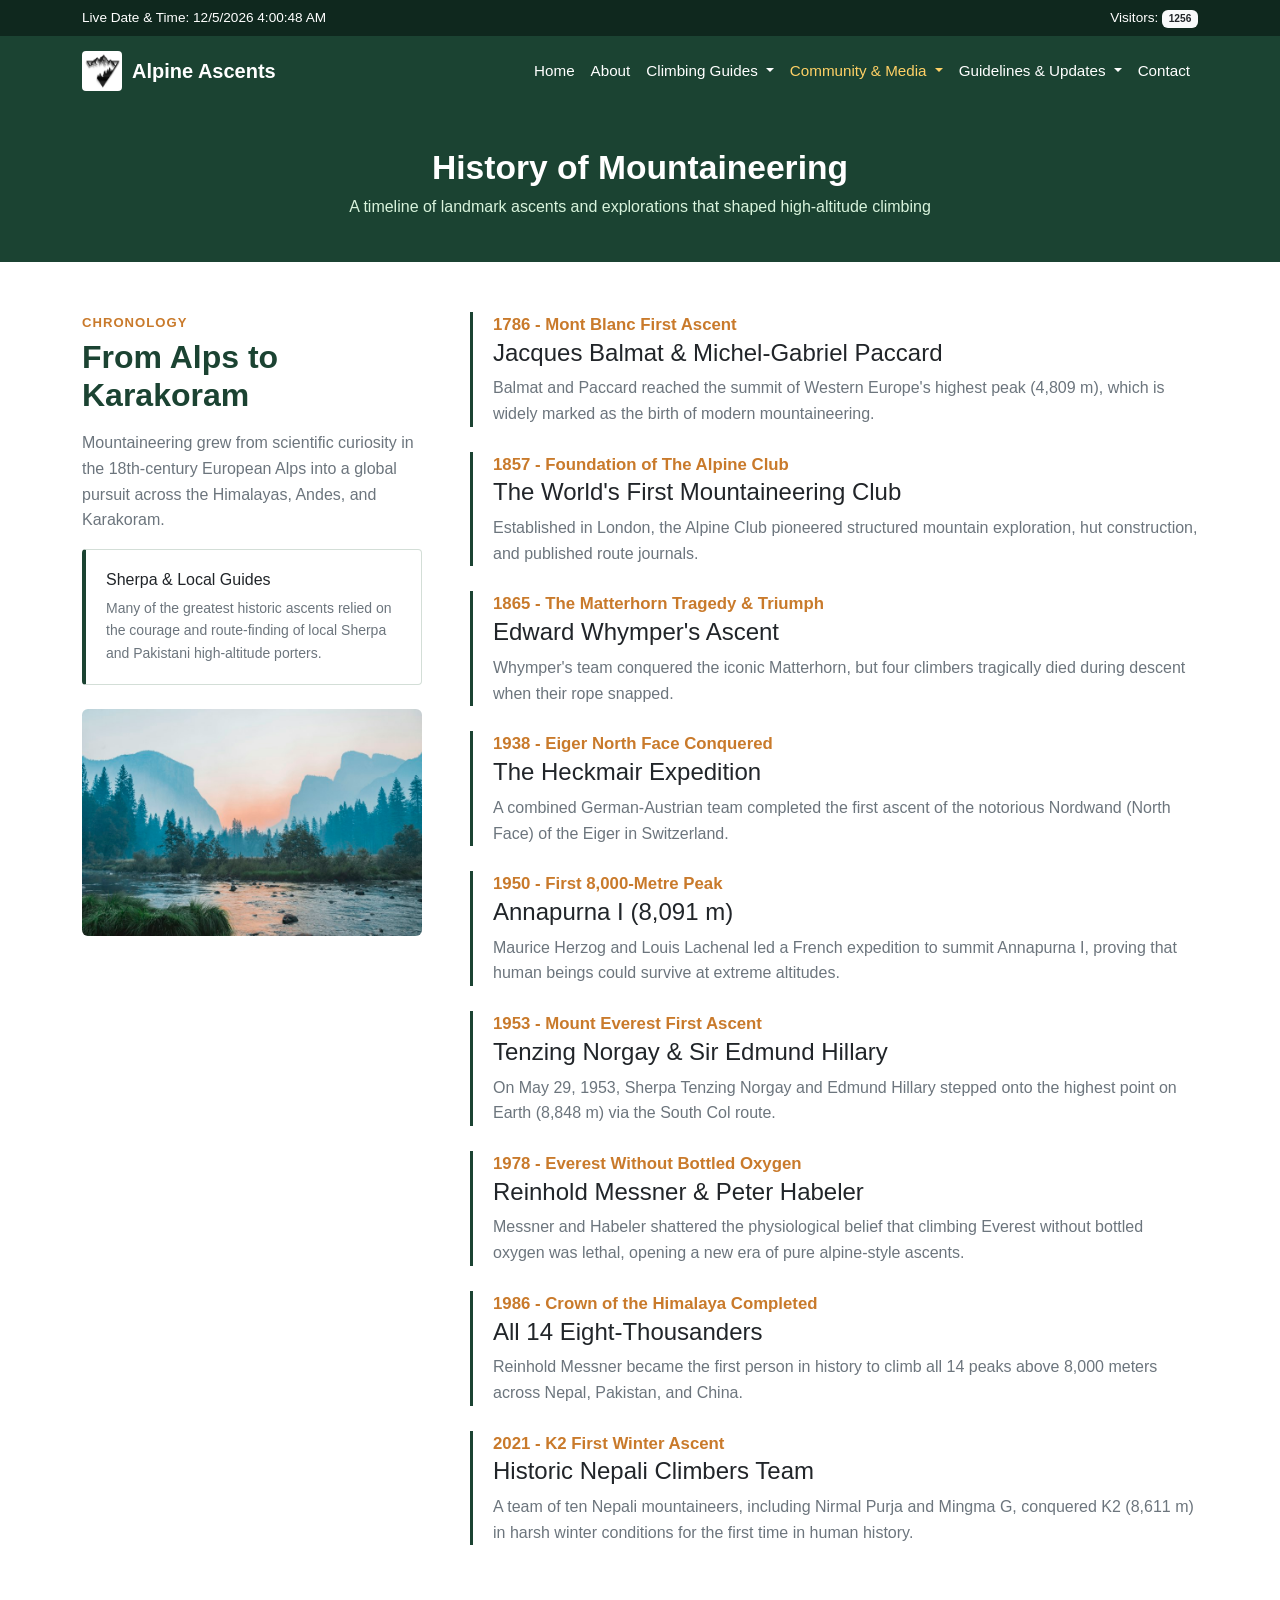
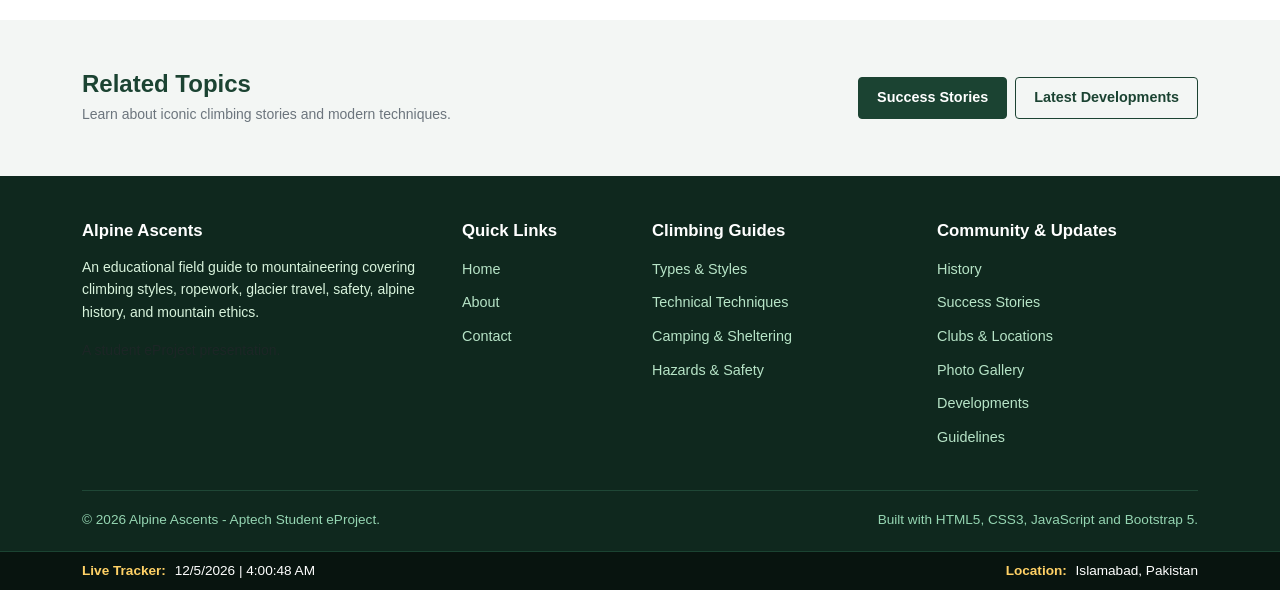
<file: history.html>
<!DOCTYPE html>
<html lang="en">
<head>
    <meta charset="UTF-8">
    <meta name="viewport" content="width=device-width, initial-scale=1.0">
    <title>History - Alpine Ascents</title>
    <link rel="icon" href="assets/img/logo.jpg">
    <link rel="stylesheet" href="https://cdn.jsdelivr.net/npm/bootstrap@5.3.3/dist/css/bootstrap.min.css">
    <link rel="stylesheet" href="assets/css/style.css">
</head>
<body>

<div class="top-bar">
    <div class="container d-flex justify-content-between align-items-center">
        <div>
            <span>Live Date &amp; Time: <span id="liveDateTime"></span></span>
        </div>
        <div>
            <span>Visitors: <span id="visitorCount" class="badge bg-light text-dark">1248</span></span>
        </div>
    </div>
</div>

<nav class="navbar navbar-expand-lg navbar-custom sticky-top">
    <div class="container">
        <a class="navbar-brand" href="index.html">
            <img src="assets/img/logo.jpg" alt="Logo" width="40" height="40">
            <span>Alpine Ascents</span>
        </a>
        <button class="navbar-toggler" type="button" data-bs-toggle="collapse" data-bs-target="#mainNavbar">
            <span class="navbar-toggler-icon"></span>
        </button>
        <div class="collapse navbar-collapse" id="mainNavbar">
            <ul class="navbar-nav ms-auto mb-2 mb-lg-0">
                <li class="nav-item">
                    <a class="nav-link" href="index.html">Home</a>
                </li>
                <li class="nav-item">
                    <a class="nav-link" href="about.html">About</a>
                </li>
                <li class="nav-item dropdown">
                    <a class="nav-link dropdown-toggle" href="#" role="button" data-bs-toggle="dropdown">
                        Climbing Guides
                    </a>
                    <ul class="dropdown-menu">
                        <li><a class="dropdown-item" href="types.html">Types &amp; Styles</a></li>
                        <li><a class="dropdown-item" href="techniques.html">Techniques</a></li>
                        <li><a class="dropdown-item" href="camping.html">Camping &amp; Sheltering</a></li>
                        <li><a class="dropdown-item" href="safety.html">Hazards &amp; Safety</a></li>
                    </ul>
                </li>
                <li class="nav-item dropdown">
                    <a class="nav-link dropdown-toggle active" href="#" role="button" data-bs-toggle="dropdown">
                        Community &amp; Media
                    </a>
                    <ul class="dropdown-menu">
                        <li><a class="dropdown-item active" href="history.html">History</a></li>
                        <li><a class="dropdown-item" href="stories.html">Success Stories</a></li>
                        <li><a class="dropdown-item" href="clubs.html">Clubs &amp; Locations</a></li>
                        <li><a class="dropdown-item" href="gallery.html">Photo Gallery</a></li>
                    </ul>
                </li>
                <li class="nav-item dropdown">
                    <a class="nav-link dropdown-toggle" href="#" role="button" data-bs-toggle="dropdown">
                        Guidelines &amp; Updates
                    </a>
                    <ul class="dropdown-menu">
                        <li><a class="dropdown-item" href="developments.html">Developments</a></li>
                        <li><a class="dropdown-item" href="guidelines.html">Guidelines</a></li>
                    </ul>
                </li>
                <li class="nav-item">
                    <a class="nav-link" href="contact.html">Contact</a>
                </li>
            </ul>
        </div>
    </div>
</nav>

<div class="page-header">
    <div class="container">
        <h1>History of Mountaineering</h1>
        <p>A timeline of landmark ascents and explorations that shaped high-altitude climbing</p>
    </div>
</div>

<section class="section-padding">
    <div class="container">
        <div class="row g-5">
            <div class="col-lg-4">
                <div class="sticky-top" style="top: 90px;">
                    <span class="section-subtitle">Chronology</span>
                    <h2 class="section-title">From Alps to Karakoram</h2>
                    <p class="text-secondary mt-3">Mountaineering grew from scientific curiosity in the 18th-century European Alps into a global pursuit across the Himalayas, Andes, and Karakoram.</p>
                    <div class="info-box my-3">
                        <h6>Sherpa &amp; Local Guides</h6>
                        <p class="small text-secondary mb-0">Many of the greatest historic ascents relied on the courage and route-finding of local Sherpa and Pakistani high-altitude porters.</p>
                    </div>
                    <img src="assets/img/peak-matterhorn.jpg" alt="Matterhorn" class="img-fluid rounded mt-2">
                </div>
            </div>
            <div class="col-lg-8">
                <div class="timeline-item">
                    <div class="timeline-year">1786 - Mont Blanc First Ascent</div>
                    <h4>Jacques Balmat &amp; Michel-Gabriel Paccard</h4>
                    <p class="text-secondary">Balmat and Paccard reached the summit of Western Europe's highest peak (4,809 m), which is widely marked as the birth of modern mountaineering.</p>
                </div>
                <div class="timeline-item">
                    <div class="timeline-year">1857 - Foundation of The Alpine Club</div>
                    <h4>The World's First Mountaineering Club</h4>
                    <p class="text-secondary">Established in London, the Alpine Club pioneered structured mountain exploration, hut construction, and published route journals.</p>
                </div>
                <div class="timeline-item">
                    <div class="timeline-year">1865 - The Matterhorn Tragedy &amp; Triumph</div>
                    <h4>Edward Whymper's Ascent</h4>
                    <p class="text-secondary">Whymper's team conquered the iconic Matterhorn, but four climbers tragically died during descent when their rope snapped.</p>
                </div>
                <div class="timeline-item">
                    <div class="timeline-year">1938 - Eiger North Face Conquered</div>
                    <h4>The Heckmair Expedition</h4>
                    <p class="text-secondary">A combined German-Austrian team completed the first ascent of the notorious Nordwand (North Face) of the Eiger in Switzerland.</p>
                </div>
                <div class="timeline-item">
                    <div class="timeline-year">1950 - First 8,000-Metre Peak</div>
                    <h4>Annapurna I (8,091 m)</h4>
                    <p class="text-secondary">Maurice Herzog and Louis Lachenal led a French expedition to summit Annapurna I, proving that human beings could survive at extreme altitudes.</p>
                </div>
                <div class="timeline-item">
                    <div class="timeline-year">1953 - Mount Everest First Ascent</div>
                    <h4>Tenzing Norgay &amp; Sir Edmund Hillary</h4>
                    <p class="text-secondary">On May 29, 1953, Sherpa Tenzing Norgay and Edmund Hillary stepped onto the highest point on Earth (8,848 m) via the South Col route.</p>
                </div>
                <div class="timeline-item">
                    <div class="timeline-year">1978 - Everest Without Bottled Oxygen</div>
                    <h4>Reinhold Messner &amp; Peter Habeler</h4>
                    <p class="text-secondary">Messner and Habeler shattered the physiological belief that climbing Everest without bottled oxygen was lethal, opening a new era of pure alpine-style ascents.</p>
                </div>
                <div class="timeline-item">
                    <div class="timeline-year">1986 - Crown of the Himalaya Completed</div>
                    <h4>All 14 Eight-Thousanders</h4>
                    <p class="text-secondary">Reinhold Messner became the first person in history to climb all 14 peaks above 8,000 meters across Nepal, Pakistan, and China.</p>
                </div>
                <div class="timeline-item">
                    <div class="timeline-year">2021 - K2 First Winter Ascent</div>
                    <h4>Historic Nepali Climbers Team</h4>
                    <p class="text-secondary">A team of ten Nepali mountaineers, including Nirmal Purja and Mingma G, conquered K2 (8,611 m) in harsh winter conditions for the first time in human history.</p>
                </div>
            </div>
        </div>
    </div>
</section>

<section class="section-padding bg-light-section">
    <div class="container">
        <div class="d-flex flex-wrap justify-content-between align-items-center">
            <div>
                <h4 class="section-title mb-1">Related Topics</h4>
                <p class="text-secondary small mb-0">Learn about iconic climbing stories and modern techniques.</p>
            </div>
            <div class="d-flex gap-2 mt-3 mt-md-0">
                <a href="stories.html" class="btn-custom-primary">Success Stories</a>
                <a href="developments.html" class="btn-custom-outline">Latest Developments</a>
            </div>
        </div>
    </div>
</section>

<footer class="footer-custom">
    <div class="container">
        <div class="row g-4">
            <div class="col-lg-4 col-md-6">
                <h5>Alpine Ascents</h5>
                <p class="small">An educational field guide to mountaineering covering climbing styles, ropework, glacier travel, safety, alpine history, and mountain ethics.</p>
                <p class="small text-muted">A student eProject presentation.</p>
            </div>
            <div class="col-lg-2 col-md-6">
                <h5>Quick Links</h5>
                <ul>
                    <li><a href="index.html">Home</a></li>
                    <li><a href="about.html">About</a></li>
                    <li><a href="contact.html">Contact</a></li>
                </ul>
            </div>
            <div class="col-lg-3 col-md-6">
                <h5>Climbing Guides</h5>
                <ul>
                    <li><a href="types.html">Types &amp; Styles</a></li>
                    <li><a href="techniques.html">Technical Techniques</a></li>
                    <li><a href="camping.html">Camping &amp; Sheltering</a></li>
                    <li><a href="safety.html">Hazards &amp; Safety</a></li>
                </ul>
            </div>
            <div class="col-lg-3 col-md-6">
                <h5>Community &amp; Updates</h5>
                <ul>
                    <li><a href="history.html">History</a></li>
                    <li><a href="stories.html">Success Stories</a></li>
                    <li><a href="clubs.html">Clubs &amp; Locations</a></li>
                    <li><a href="gallery.html">Photo Gallery</a></li>
                    <li><a href="developments.html">Developments</a></li>
                    <li><a href="guidelines.html">Guidelines</a></li>
                </ul>
            </div>
        </div>
        <div class="footer-bottom d-flex flex-wrap justify-content-between align-items-center">
            <div>&copy; 2026 Alpine Ascents - Aptech Student eProject.</div>
            <div>Built with HTML5, CSS3, JavaScript and Bootstrap 5.</div>
        </div>
    </div>
</footer>

<div class="tracker-bar">
    <div class="container d-flex flex-wrap justify-content-between align-items-center">
        <div>
            <strong>Live Tracker:</strong>
            <span id="trackerDateTime">Loading date and time...</span>
        </div>
        <div>
            <strong>Location:</strong>
            <span id="trackerLocation">Detecting location...</span>
        </div>
    </div>
</div>

<script src="https://cdn.jsdelivr.net/npm/bootstrap@5.3.3/dist/js/bootstrap.bundle.min.js"></script>
<script src="assets/js/main.js"></script>
</body>
</html>
</file>
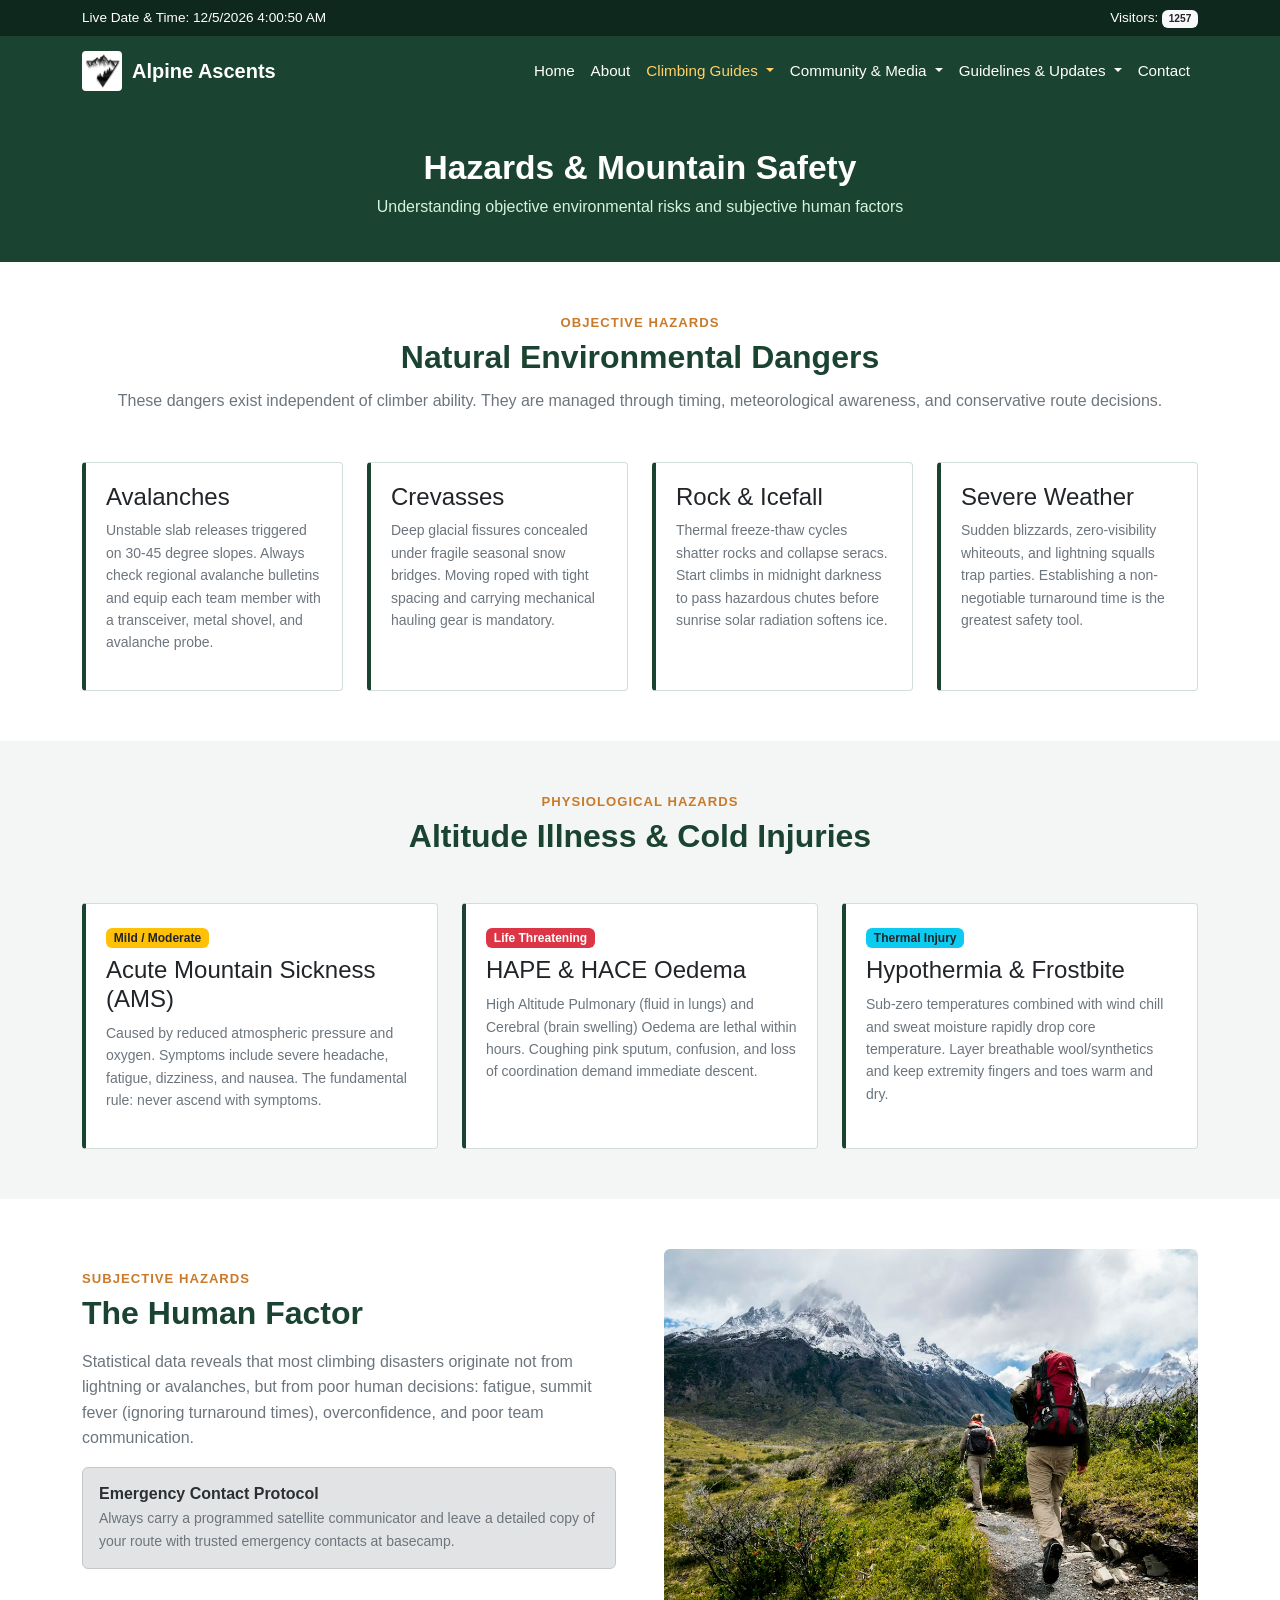
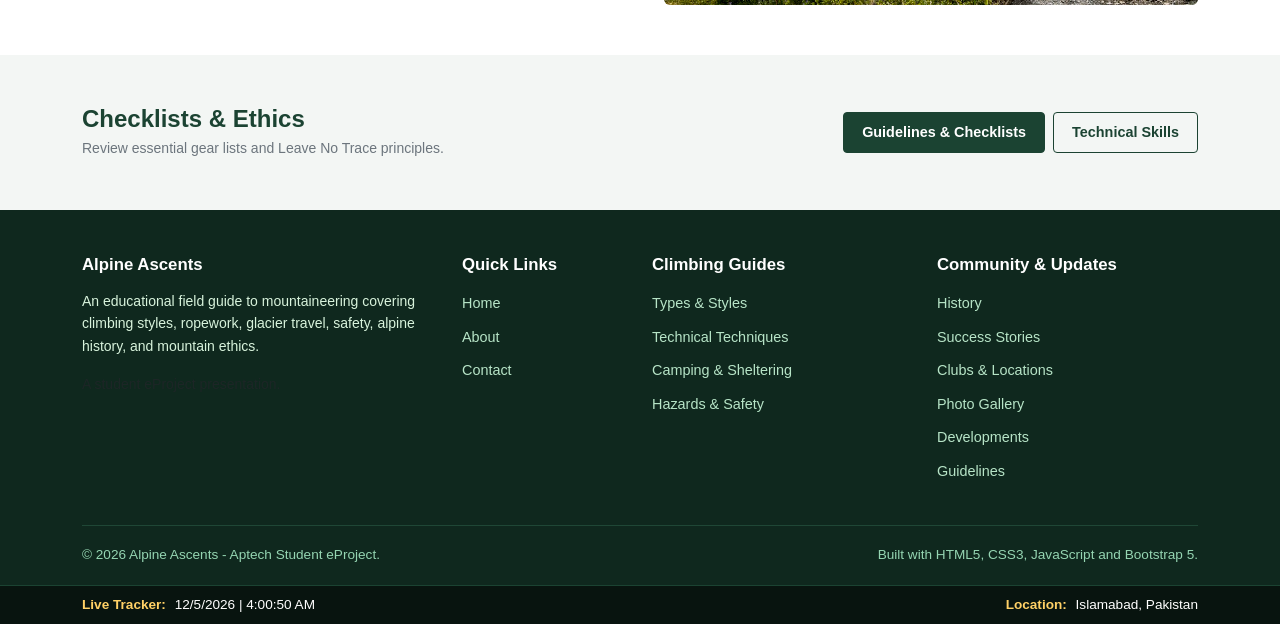
<file: safety.html>
<!DOCTYPE html>
<html lang="en">
<head>
    <meta charset="UTF-8">
    <meta name="viewport" content="width=device-width, initial-scale=1.0">
    <title>Hazards &amp; Safety - Alpine Ascents</title>
    <link rel="icon" href="assets/img/logo.jpg">
    <link rel="stylesheet" href="https://cdn.jsdelivr.net/npm/bootstrap@5.3.3/dist/css/bootstrap.min.css">
    <link rel="stylesheet" href="assets/css/style.css">
</head>
<body>

<div class="top-bar">
    <div class="container d-flex justify-content-between align-items-center">
        <div>
            <span>Live Date &amp; Time: <span id="liveDateTime"></span></span>
        </div>
        <div>
            <span>Visitors: <span id="visitorCount" class="badge bg-light text-dark">1248</span></span>
        </div>
    </div>
</div>

<nav class="navbar navbar-expand-lg navbar-custom sticky-top">
    <div class="container">
        <a class="navbar-brand" href="index.html">
            <img src="assets/img/logo.jpg" alt="Logo" width="40" height="40">
            <span>Alpine Ascents</span>
        </a>
        <button class="navbar-toggler" type="button" data-bs-toggle="collapse" data-bs-target="#mainNavbar">
            <span class="navbar-toggler-icon"></span>
        </button>
        <div class="collapse navbar-collapse" id="mainNavbar">
            <ul class="navbar-nav ms-auto mb-2 mb-lg-0">
                <li class="nav-item">
                    <a class="nav-link" href="index.html">Home</a>
                </li>
                <li class="nav-item">
                    <a class="nav-link" href="about.html">About</a>
                </li>
                <li class="nav-item dropdown">
                    <a class="nav-link dropdown-toggle active" href="#" role="button" data-bs-toggle="dropdown">
                        Climbing Guides
                    </a>
                    <ul class="dropdown-menu">
                        <li><a class="dropdown-item" href="types.html">Types &amp; Styles</a></li>
                        <li><a class="dropdown-item" href="techniques.html">Techniques</a></li>
                        <li><a class="dropdown-item" href="camping.html">Camping &amp; Sheltering</a></li>
                        <li><a class="dropdown-item active" href="safety.html">Hazards &amp; Safety</a></li>
                    </ul>
                </li>
                <li class="nav-item dropdown">
                    <a class="nav-link dropdown-toggle" href="#" role="button" data-bs-toggle="dropdown">
                        Community &amp; Media
                    </a>
                    <ul class="dropdown-menu">
                        <li><a class="dropdown-item" href="history.html">History</a></li>
                        <li><a class="dropdown-item" href="stories.html">Success Stories</a></li>
                        <li><a class="dropdown-item" href="clubs.html">Clubs &amp; Locations</a></li>
                        <li><a class="dropdown-item" href="gallery.html">Photo Gallery</a></li>
                    </ul>
                </li>
                <li class="nav-item dropdown">
                    <a class="nav-link dropdown-toggle" href="#" role="button" data-bs-toggle="dropdown">
                        Guidelines &amp; Updates
                    </a>
                    <ul class="dropdown-menu">
                        <li><a class="dropdown-item" href="developments.html">Developments</a></li>
                        <li><a class="dropdown-item" href="guidelines.html">Guidelines</a></li>
                    </ul>
                </li>
                <li class="nav-item">
                    <a class="nav-link" href="contact.html">Contact</a>
                </li>
            </ul>
        </div>
    </div>
</nav>

<div class="page-header">
    <div class="container">
        <h1>Hazards &amp; Mountain Safety</h1>
        <p>Understanding objective environmental risks and subjective human factors</p>
    </div>
</div>

<section class="section-padding">
    <div class="container">
        <div class="text-center mb-5">
            <span class="section-subtitle">Objective Hazards</span>
            <h2 class="section-title">Natural Environmental Dangers</h2>
            <p class="text-secondary max-w-600 mx-auto">These dangers exist independent of climber ability. They are managed through timing, meteorological awareness, and conservative route decisions.</p>
        </div>
        <div class="row g-4">
            <div class="col-md-6 col-lg-3">
                <div class="info-box">
                    <h4>Avalanches</h4>
                    <p class="text-secondary small mt-2">Unstable slab releases triggered on 30-45 degree slopes. Always check regional avalanche bulletins and equip each team member with a transceiver, metal shovel, and avalanche probe.</p>
                </div>
            </div>
            <div class="col-md-6 col-lg-3">
                <div class="info-box">
                    <h4>Crevasses</h4>
                    <p class="text-secondary small mt-2">Deep glacial fissures concealed under fragile seasonal snow bridges. Moving roped with tight spacing and carrying mechanical hauling gear is mandatory.</p>
                </div>
            </div>
            <div class="col-md-6 col-lg-3">
                <div class="info-box">
                    <h4>Rock &amp; Icefall</h4>
                    <p class="text-secondary small mt-2">Thermal freeze-thaw cycles shatter rocks and collapse seracs. Start climbs in midnight darkness to pass hazardous chutes before sunrise solar radiation softens ice.</p>
                </div>
            </div>
            <div class="col-md-6 col-lg-3">
                <div class="info-box">
                    <h4>Severe Weather</h4>
                    <p class="text-secondary small mt-2">Sudden blizzards, zero-visibility whiteouts, and lightning squalls trap parties. Establishing a non-negotiable turnaround time is the greatest safety tool.</p>
                </div>
            </div>
        </div>
    </div>
</section>

<section class="section-padding bg-light-section">
    <div class="container">
        <div class="text-center mb-5">
            <span class="section-subtitle">Physiological Hazards</span>
            <h2 class="section-title">Altitude Illness &amp; Cold Injuries</h2>
        </div>
        <div class="row g-4">
            <div class="col-md-4">
                <div class="info-box">
                    <span class="badge bg-warning text-dark mb-2">Mild / Moderate</span>
                    <h4>Acute Mountain Sickness (AMS)</h4>
                    <p class="text-secondary small mt-2">Caused by reduced atmospheric pressure and oxygen. Symptoms include severe headache, fatigue, dizziness, and nausea. The fundamental rule: never ascend with symptoms.</p>
                </div>
            </div>
            <div class="col-md-4">
                <div class="info-box">
                    <span class="badge bg-danger mb-2">Life Threatening</span>
                    <h4>HAPE &amp; HACE Oedema</h4>
                    <p class="text-secondary small mt-2">High Altitude Pulmonary (fluid in lungs) and Cerebral (brain swelling) Oedema are lethal within hours. Coughing pink sputum, confusion, and loss of coordination demand immediate descent.</p>
                </div>
            </div>
            <div class="col-md-4">
                <div class="info-box">
                    <span class="badge bg-info text-dark mb-2">Thermal Injury</span>
                    <h4>Hypothermia &amp; Frostbite</h4>
                    <p class="text-secondary small mt-2">Sub-zero temperatures combined with wind chill and sweat moisture rapidly drop core temperature. Layer breathable wool/synthetics and keep extremity fingers and toes warm and dry.</p>
                </div>
            </div>
        </div>
    </div>
</section>

<section class="section-padding">
    <div class="container">
        <div class="row align-items-center g-5">
            <div class="col-lg-6">
                <span class="section-subtitle">Subjective Hazards</span>
                <h2 class="section-title">The Human Factor</h2>
                <p class="text-secondary mt-3">Statistical data reveals that most climbing disasters originate not from lightning or avalanches, but from poor human decisions: fatigue, summit fever (ignoring turnaround times), overconfidence, and poor team communication.</p>
                <div class="alert alert-secondary mt-3">
                    <h6 class="fw-bold mb-1">Emergency Contact Protocol</h6>
                    <p class="small text-secondary mb-0">Always carry a programmed satellite communicator and leave a detailed copy of your route with trusted emergency contacts at basecamp.</p>
                </div>
            </div>
            <div class="col-lg-6">
                <img src="assets/img/safety.jpg" alt="Mountaineer inspecting route" class="img-fluid rounded">
            </div>
        </div>
    </div>
</section>

<section class="section-padding bg-light-section">
    <div class="container">
        <div class="d-flex flex-wrap justify-content-between align-items-center">
            <div>
                <h4 class="section-title mb-1">Checklists &amp; Ethics</h4>
                <p class="text-secondary small mb-0">Review essential gear lists and Leave No Trace principles.</p>
            </div>
            <div class="d-flex gap-2 mt-3 mt-md-0">
                <a href="guidelines.html" class="btn-custom-primary">Guidelines &amp; Checklists</a>
                <a href="techniques.html" class="btn-custom-outline">Technical Skills</a>
            </div>
        </div>
    </div>
</section>

<footer class="footer-custom">
    <div class="container">
        <div class="row g-4">
            <div class="col-lg-4 col-md-6">
                <h5>Alpine Ascents</h5>
                <p class="small">An educational field guide to mountaineering covering climbing styles, ropework, glacier travel, safety, alpine history, and mountain ethics.</p>
                <p class="small text-muted">A student eProject presentation.</p>
            </div>
            <div class="col-lg-2 col-md-6">
                <h5>Quick Links</h5>
                <ul>
                    <li><a href="index.html">Home</a></li>
                    <li><a href="about.html">About</a></li>
                    <li><a href="contact.html">Contact</a></li>
                </ul>
            </div>
            <div class="col-lg-3 col-md-6">
                <h5>Climbing Guides</h5>
                <ul>
                    <li><a href="types.html">Types &amp; Styles</a></li>
                    <li><a href="techniques.html">Technical Techniques</a></li>
                    <li><a href="camping.html">Camping &amp; Sheltering</a></li>
                    <li><a href="safety.html">Hazards &amp; Safety</a></li>
                </ul>
            </div>
            <div class="col-lg-3 col-md-6">
                <h5>Community &amp; Updates</h5>
                <ul>
                    <li><a href="history.html">History</a></li>
                    <li><a href="stories.html">Success Stories</a></li>
                    <li><a href="clubs.html">Clubs &amp; Locations</a></li>
                    <li><a href="gallery.html">Photo Gallery</a></li>
                    <li><a href="developments.html">Developments</a></li>
                    <li><a href="guidelines.html">Guidelines</a></li>
                </ul>
            </div>
        </div>
        <div class="footer-bottom d-flex flex-wrap justify-content-between align-items-center">
            <div>&copy; 2026 Alpine Ascents - Aptech Student eProject.</div>
            <div>Built with HTML5, CSS3, JavaScript and Bootstrap 5.</div>
        </div>
    </div>
</footer>

<div class="tracker-bar">
    <div class="container d-flex flex-wrap justify-content-between align-items-center">
        <div>
            <strong>Live Tracker:</strong>
            <span id="trackerDateTime">Loading date and time...</span>
        </div>
        <div>
            <strong>Location:</strong>
            <span id="trackerLocation">Detecting location...</span>
        </div>
    </div>
</div>

<script src="https://cdn.jsdelivr.net/npm/bootstrap@5.3.3/dist/js/bootstrap.bundle.min.js"></script>
<script src="assets/js/main.js"></script>
</body>
</html>
</file>
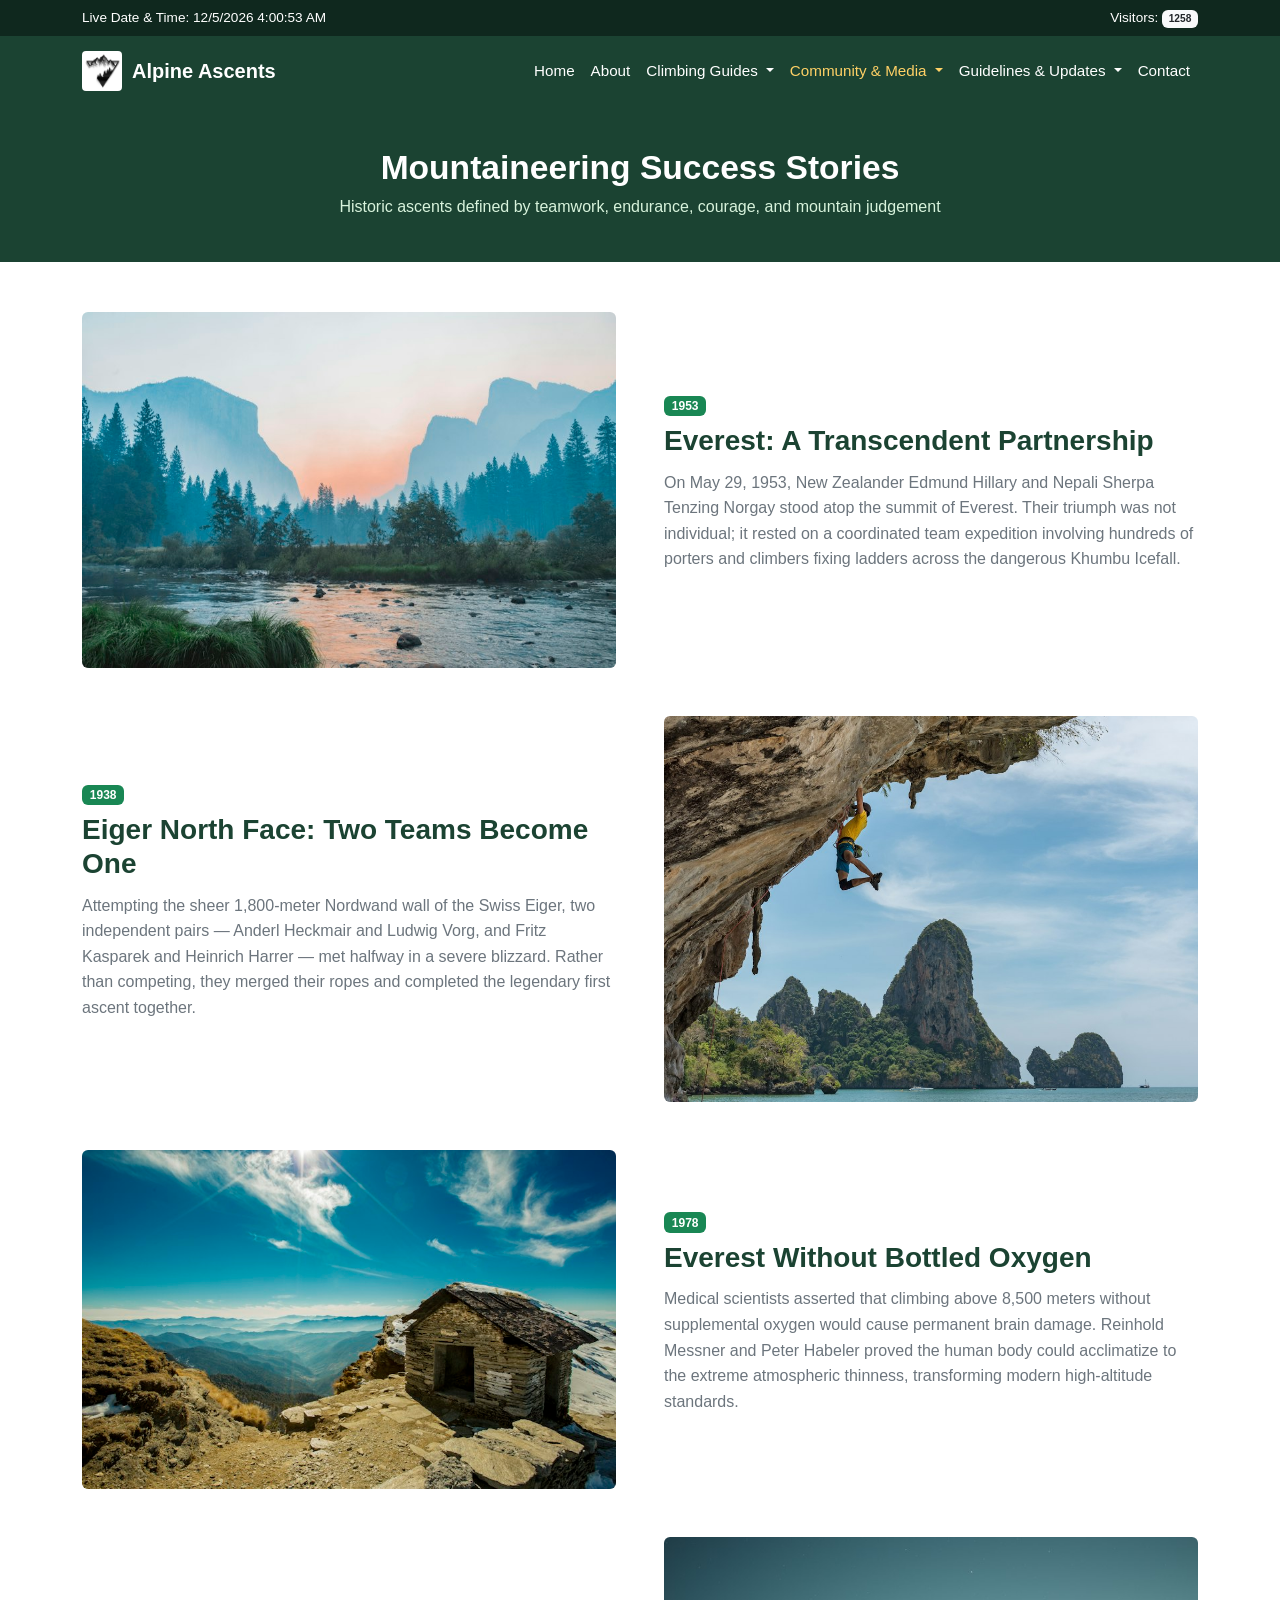
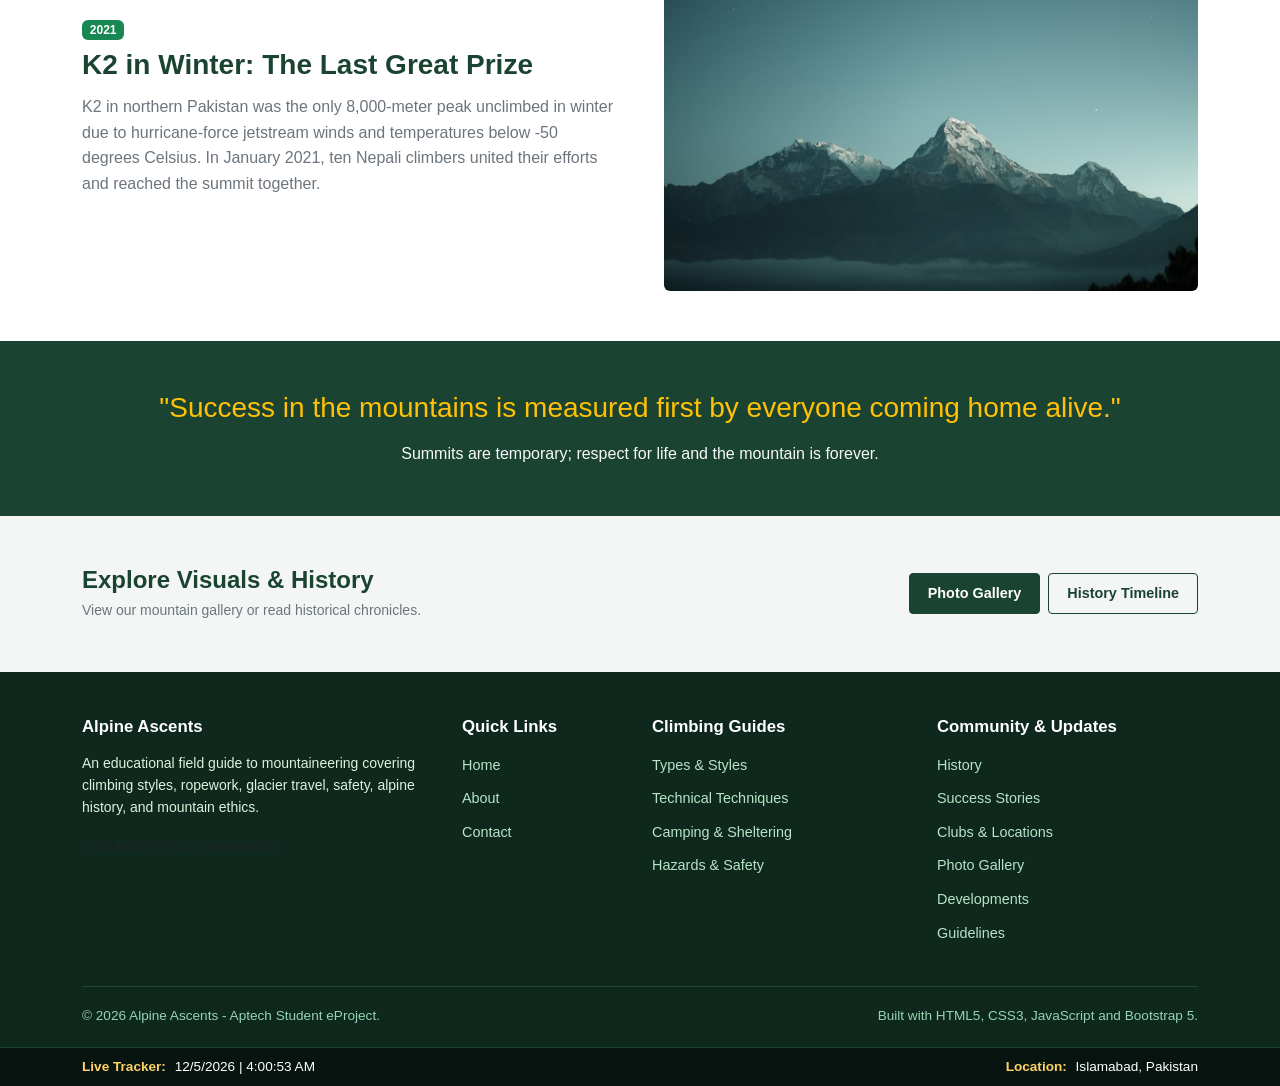
<file: stories.html>
<!DOCTYPE html>
<html lang="en">
<head>
    <meta charset="UTF-8">
    <meta name="viewport" content="width=device-width, initial-scale=1.0">
    <title>Success Stories - Alpine Ascents</title>
    <link rel="icon" href="assets/img/logo.jpg">
    <link rel="stylesheet" href="https://cdn.jsdelivr.net/npm/bootstrap@5.3.3/dist/css/bootstrap.min.css">
    <link rel="stylesheet" href="assets/css/style.css">
</head>
<body>

<div class="top-bar">
    <div class="container d-flex justify-content-between align-items-center">
        <div>
            <span>Live Date &amp; Time: <span id="liveDateTime"></span></span>
        </div>
        <div>
            <span>Visitors: <span id="visitorCount" class="badge bg-light text-dark">1248</span></span>
        </div>
    </div>
</div>

<nav class="navbar navbar-expand-lg navbar-custom sticky-top">
    <div class="container">
        <a class="navbar-brand" href="index.html">
            <img src="assets/img/logo.jpg" alt="Logo" width="40" height="40">
            <span>Alpine Ascents</span>
        </a>
        <button class="navbar-toggler" type="button" data-bs-toggle="collapse" data-bs-target="#mainNavbar">
            <span class="navbar-toggler-icon"></span>
        </button>
        <div class="collapse navbar-collapse" id="mainNavbar">
            <ul class="navbar-nav ms-auto mb-2 mb-lg-0">
                <li class="nav-item">
                    <a class="nav-link" href="index.html">Home</a>
                </li>
                <li class="nav-item">
                    <a class="nav-link" href="about.html">About</a>
                </li>
                <li class="nav-item dropdown">
                    <a class="nav-link dropdown-toggle" href="#" role="button" data-bs-toggle="dropdown">
                        Climbing Guides
                    </a>
                    <ul class="dropdown-menu">
                        <li><a class="dropdown-item" href="types.html">Types &amp; Styles</a></li>
                        <li><a class="dropdown-item" href="techniques.html">Techniques</a></li>
                        <li><a class="dropdown-item" href="camping.html">Camping &amp; Sheltering</a></li>
                        <li><a class="dropdown-item" href="safety.html">Hazards &amp; Safety</a></li>
                    </ul>
                </li>
                <li class="nav-item dropdown">
                    <a class="nav-link dropdown-toggle active" href="#" role="button" data-bs-toggle="dropdown">
                        Community &amp; Media
                    </a>
                    <ul class="dropdown-menu">
                        <li><a class="dropdown-item" href="history.html">History</a></li>
                        <li><a class="dropdown-item active" href="stories.html">Success Stories</a></li>
                        <li><a class="dropdown-item" href="clubs.html">Clubs &amp; Locations</a></li>
                        <li><a class="dropdown-item" href="gallery.html">Photo Gallery</a></li>
                    </ul>
                </li>
                <li class="nav-item dropdown">
                    <a class="nav-link dropdown-toggle" href="#" role="button" data-bs-toggle="dropdown">
                        Guidelines &amp; Updates
                    </a>
                    <ul class="dropdown-menu">
                        <li><a class="dropdown-item" href="developments.html">Developments</a></li>
                        <li><a class="dropdown-item" href="guidelines.html">Guidelines</a></li>
                    </ul>
                </li>
                <li class="nav-item">
                    <a class="nav-link" href="contact.html">Contact</a>
                </li>
            </ul>
        </div>
    </div>
</nav>

<div class="page-header">
    <div class="container">
        <h1>Mountaineering Success Stories</h1>
        <p>Historic ascents defined by teamwork, endurance, courage, and mountain judgement</p>
    </div>
</div>

<section class="section-padding">
    <div class="container">
        <div class="row align-items-center g-5 mb-5">
            <div class="col-lg-6">
                <img src="assets/img/peak-matterhorn.jpg" alt="Mount Everest" class="img-fluid rounded">
            </div>
            <div class="col-lg-6">
                <span class="badge bg-success mb-2">1953</span>
                <h3 class="section-title">Everest: A Transcendent Partnership</h3>
                <p class="text-secondary">On May 29, 1953, New Zealander Edmund Hillary and Nepali Sherpa Tenzing Norgay stood atop the summit of Everest. Their triumph was not individual; it rested on a coordinated team expedition involving hundreds of porters and climbers fixing ladders across the dangerous Khumbu Icefall.</p>
            </div>
        </div>

        <div class="row align-items-center g-5 mb-5 flex-lg-row-reverse">
            <div class="col-lg-6">
                <img src="assets/img/climbing.jpg" alt="Eiger North Face" class="img-fluid rounded">
            </div>
            <div class="col-lg-6">
                <span class="badge bg-success mb-2">1938</span>
                <h3 class="section-title">Eiger North Face: Two Teams Become One</h3>
                <p class="text-secondary">Attempting the sheer 1,800-meter Nordwand wall of the Swiss Eiger, two independent pairs — Anderl Heckmair and Ludwig Vorg, and Fritz Kasparek and Heinrich Harrer — met halfway in a severe blizzard. Rather than competing, they merged their ropes and completed the legendary first ascent together.</p>
            </div>
        </div>

        <div class="row align-items-center g-5 mb-5">
            <div class="col-lg-6">
                <img src="assets/img/ridge-walk.jpg" alt="Everest Without Oxygen" class="img-fluid rounded">
            </div>
            <div class="col-lg-6">
                <span class="badge bg-success mb-2">1978</span>
                <h3 class="section-title">Everest Without Bottled Oxygen</h3>
                <p class="text-secondary">Medical scientists asserted that climbing above 8,500 meters without supplemental oxygen would cause permanent brain damage. Reinhold Messner and Peter Habeler proved the human body could acclimatize to the extreme atmospheric thinness, transforming modern high-altitude standards.</p>
            </div>
        </div>

        <div class="row align-items-center g-5 flex-lg-row-reverse">
            <div class="col-lg-6">
                <img src="assets/img/glacier.jpg" alt="K2 in Winter" class="img-fluid rounded">
            </div>
            <div class="col-lg-6">
                <span class="badge bg-success mb-2">2021</span>
                <h3 class="section-title">K2 in Winter: The Last Great Prize</h3>
                <p class="text-secondary">K2 in northern Pakistan was the only 8,000-meter peak unclimbed in winter due to hurricane-force jetstream winds and temperatures below -50 degrees Celsius. In January 2021, ten Nepali climbers united their efforts and reached the summit together.</p>
            </div>
        </div>
    </div>
</section>

<section class="section-padding bg-dark-section text-center">
    <div class="container">
        <h3 class="text-warning mb-3">"Success in the mountains is measured first by everyone coming home alive."</h3>
        <p class="text-light mb-0">Summits are temporary; respect for life and the mountain is forever.</p>
    </div>
</section>

<section class="section-padding bg-light-section">
    <div class="container">
        <div class="d-flex flex-wrap justify-content-between align-items-center">
            <div>
                <h4 class="section-title mb-1">Explore Visuals &amp; History</h4>
                <p class="text-secondary small mb-0">View our mountain gallery or read historical chronicles.</p>
            </div>
            <div class="d-flex gap-2 mt-3 mt-md-0">
                <a href="gallery.html" class="btn-custom-primary">Photo Gallery</a>
                <a href="history.html" class="btn-custom-outline">History Timeline</a>
            </div>
        </div>
    </div>
</section>

<footer class="footer-custom">
    <div class="container">
        <div class="row g-4">
            <div class="col-lg-4 col-md-6">
                <h5>Alpine Ascents</h5>
                <p class="small">An educational field guide to mountaineering covering climbing styles, ropework, glacier travel, safety, alpine history, and mountain ethics.</p>
                <p class="small text-muted">A student eProject presentation.</p>
            </div>
            <div class="col-lg-2 col-md-6">
                <h5>Quick Links</h5>
                <ul>
                    <li><a href="index.html">Home</a></li>
                    <li><a href="about.html">About</a></li>
                    <li><a href="contact.html">Contact</a></li>
                </ul>
            </div>
            <div class="col-lg-3 col-md-6">
                <h5>Climbing Guides</h5>
                <ul>
                    <li><a href="types.html">Types &amp; Styles</a></li>
                    <li><a href="techniques.html">Technical Techniques</a></li>
                    <li><a href="camping.html">Camping &amp; Sheltering</a></li>
                    <li><a href="safety.html">Hazards &amp; Safety</a></li>
                </ul>
            </div>
            <div class="col-lg-3 col-md-6">
                <h5>Community &amp; Updates</h5>
                <ul>
                    <li><a href="history.html">History</a></li>
                    <li><a href="stories.html">Success Stories</a></li>
                    <li><a href="clubs.html">Clubs &amp; Locations</a></li>
                    <li><a href="gallery.html">Photo Gallery</a></li>
                    <li><a href="developments.html">Developments</a></li>
                    <li><a href="guidelines.html">Guidelines</a></li>
                </ul>
            </div>
        </div>
        <div class="footer-bottom d-flex flex-wrap justify-content-between align-items-center">
            <div>&copy; 2026 Alpine Ascents - Aptech Student eProject.</div>
            <div>Built with HTML5, CSS3, JavaScript and Bootstrap 5.</div>
        </div>
    </div>
</footer>

<div class="tracker-bar">
    <div class="container d-flex flex-wrap justify-content-between align-items-center">
        <div>
            <strong>Live Tracker:</strong>
            <span id="trackerDateTime">Loading date and time...</span>
        </div>
        <div>
            <strong>Location:</strong>
            <span id="trackerLocation">Detecting location...</span>
        </div>
    </div>
</div>

<script src="https://cdn.jsdelivr.net/npm/bootstrap@5.3.3/dist/js/bootstrap.bundle.min.js"></script>
<script src="assets/js/main.js"></script>
</body>
</html>
</file>
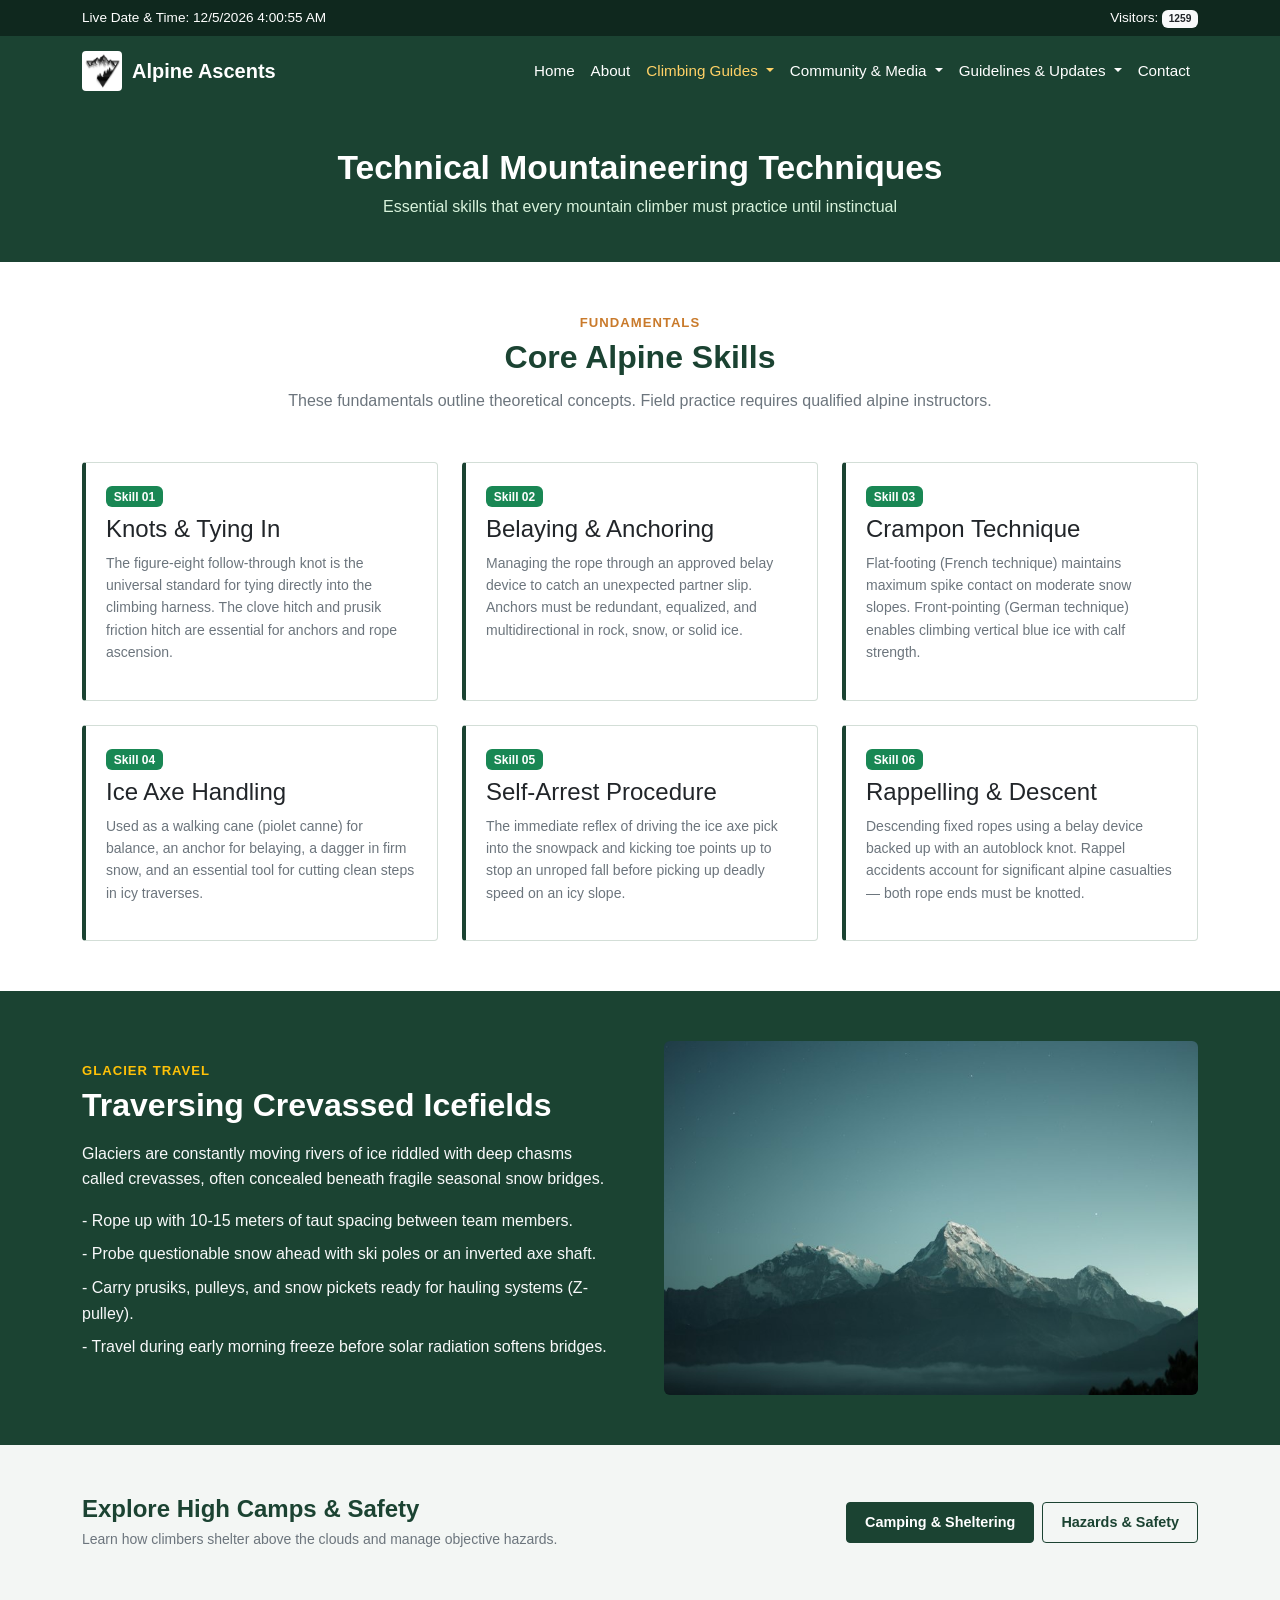
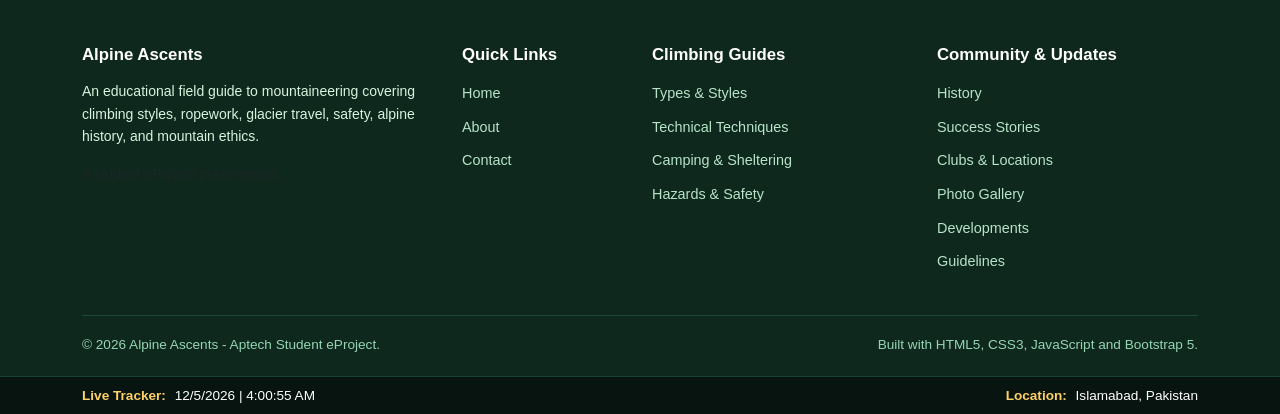
<file: techniques.html>
<!DOCTYPE html>
<html lang="en">
<head>
    <meta charset="UTF-8">
    <meta name="viewport" content="width=device-width, initial-scale=1.0">
    <title>Techniques - Alpine Ascents</title>
    <link rel="icon" href="assets/img/logo.jpg">
    <link rel="stylesheet" href="https://cdn.jsdelivr.net/npm/bootstrap@5.3.3/dist/css/bootstrap.min.css">
    <link rel="stylesheet" href="assets/css/style.css">
</head>
<body>

<div class="top-bar">
    <div class="container d-flex justify-content-between align-items-center">
        <div>
            <span>Live Date &amp; Time: <span id="liveDateTime"></span></span>
        </div>
        <div>
            <span>Visitors: <span id="visitorCount" class="badge bg-light text-dark">1248</span></span>
        </div>
    </div>
</div>

<nav class="navbar navbar-expand-lg navbar-custom sticky-top">
    <div class="container">
        <a class="navbar-brand" href="index.html">
            <img src="assets/img/logo.jpg" alt="Logo" width="40" height="40">
            <span>Alpine Ascents</span>
        </a>
        <button class="navbar-toggler" type="button" data-bs-toggle="collapse" data-bs-target="#mainNavbar">
            <span class="navbar-toggler-icon"></span>
        </button>
        <div class="collapse navbar-collapse" id="mainNavbar">
            <ul class="navbar-nav ms-auto mb-2 mb-lg-0">
                <li class="nav-item">
                    <a class="nav-link" href="index.html">Home</a>
                </li>
                <li class="nav-item">
                    <a class="nav-link" href="about.html">About</a>
                </li>
                <li class="nav-item dropdown">
                    <a class="nav-link dropdown-toggle active" href="#" role="button" data-bs-toggle="dropdown">
                        Climbing Guides
                    </a>
                    <ul class="dropdown-menu">
                        <li><a class="dropdown-item" href="types.html">Types &amp; Styles</a></li>
                        <li><a class="dropdown-item active" href="techniques.html">Techniques</a></li>
                        <li><a class="dropdown-item" href="camping.html">Camping &amp; Sheltering</a></li>
                        <li><a class="dropdown-item" href="safety.html">Hazards &amp; Safety</a></li>
                    </ul>
                </li>
                <li class="nav-item dropdown">
                    <a class="nav-link dropdown-toggle" href="#" role="button" data-bs-toggle="dropdown">
                        Community &amp; Media
                    </a>
                    <ul class="dropdown-menu">
                        <li><a class="dropdown-item" href="history.html">History</a></li>
                        <li><a class="dropdown-item" href="stories.html">Success Stories</a></li>
                        <li><a class="dropdown-item" href="clubs.html">Clubs &amp; Locations</a></li>
                        <li><a class="dropdown-item" href="gallery.html">Photo Gallery</a></li>
                    </ul>
                </li>
                <li class="nav-item dropdown">
                    <a class="nav-link dropdown-toggle" href="#" role="button" data-bs-toggle="dropdown">
                        Guidelines &amp; Updates
                    </a>
                    <ul class="dropdown-menu">
                        <li><a class="dropdown-item" href="developments.html">Developments</a></li>
                        <li><a class="dropdown-item" href="guidelines.html">Guidelines</a></li>
                    </ul>
                </li>
                <li class="nav-item">
                    <a class="nav-link" href="contact.html">Contact</a>
                </li>
            </ul>
        </div>
    </div>
</nav>

<div class="page-header">
    <div class="container">
        <h1>Technical Mountaineering Techniques</h1>
        <p>Essential skills that every mountain climber must practice until instinctual</p>
    </div>
</div>

<section class="section-padding">
    <div class="container">
        <div class="text-center mb-5">
            <span class="section-subtitle">Fundamentals</span>
            <h2 class="section-title">Core Alpine Skills</h2>
            <p class="text-secondary max-w-600 mx-auto">These fundamentals outline theoretical concepts. Field practice requires qualified alpine instructors.</p>
        </div>
        <div class="row g-4">
            <div class="col-md-6 col-lg-4">
                <div class="info-box">
                    <span class="badge bg-success mb-2">Skill 01</span>
                    <h4>Knots &amp; Tying In</h4>
                    <p class="text-secondary small mt-2">The figure-eight follow-through knot is the universal standard for tying directly into the climbing harness. The clove hitch and prusik friction hitch are essential for anchors and rope ascension.</p>
                </div>
            </div>
            <div class="col-md-6 col-lg-4">
                <div class="info-box">
                    <span class="badge bg-success mb-2">Skill 02</span>
                    <h4>Belaying &amp; Anchoring</h4>
                    <p class="text-secondary small mt-2">Managing the rope through an approved belay device to catch an unexpected partner slip. Anchors must be redundant, equalized, and multidirectional in rock, snow, or solid ice.</p>
                </div>
            </div>
            <div class="col-md-6 col-lg-4">
                <div class="info-box">
                    <span class="badge bg-success mb-2">Skill 03</span>
                    <h4>Crampon Technique</h4>
                    <p class="text-secondary small mt-2">Flat-footing (French technique) maintains maximum spike contact on moderate snow slopes. Front-pointing (German technique) enables climbing vertical blue ice with calf strength.</p>
                </div>
            </div>
            <div class="col-md-6 col-lg-4">
                <div class="info-box">
                    <span class="badge bg-success mb-2">Skill 04</span>
                    <h4>Ice Axe Handling</h4>
                    <p class="text-secondary small mt-2">Used as a walking cane (piolet canne) for balance, an anchor for belaying, a dagger in firm snow, and an essential tool for cutting clean steps in icy traverses.</p>
                </div>
            </div>
            <div class="col-md-6 col-lg-4">
                <div class="info-box">
                    <span class="badge bg-success mb-2">Skill 05</span>
                    <h4>Self-Arrest Procedure</h4>
                    <p class="text-secondary small mt-2">The immediate reflex of driving the ice axe pick into the snowpack and kicking toe points up to stop an unroped fall before picking up deadly speed on an icy slope.</p>
                </div>
            </div>
            <div class="col-md-6 col-lg-4">
                <div class="info-box">
                    <span class="badge bg-success mb-2">Skill 06</span>
                    <h4>Rappelling &amp; Descent</h4>
                    <p class="text-secondary small mt-2">Descending fixed ropes using a belay device backed up with an autoblock knot. Rappel accidents account for significant alpine casualties — both rope ends must be knotted.</p>
                </div>
            </div>
        </div>
    </div>
</section>

<section class="section-padding bg-dark-section" id="glacier">
    <div class="container">
        <div class="row align-items-center g-5">
            <div class="col-lg-6">
                <span class="section-subtitle text-warning">Glacier Travel</span>
                <h2 class="section-title text-white">Traversing Crevassed Icefields</h2>
                <p class="text-light mt-3">Glaciers are constantly moving rivers of ice riddled with deep chasms called crevasses, often concealed beneath fragile seasonal snow bridges.</p>
                <ul class="text-light list-unstyled mt-3">
                    <li class="mb-2">- Rope up with 10-15 meters of taut spacing between team members.</li>
                    <li class="mb-2">- Probe questionable snow ahead with ski poles or an inverted axe shaft.</li>
                    <li class="mb-2">- Carry prusiks, pulleys, and snow pickets ready for hauling systems (Z-pulley).</li>
                    <li class="mb-2">- Travel during early morning freeze before solar radiation softens bridges.</li>
                </ul>
            </div>
            <div class="col-lg-6">
                <img src="assets/img/glacier.jpg" alt="Roped team on glacier" class="img-fluid rounded">
            </div>
        </div>
    </div>
</section>

<section class="section-padding bg-light-section">
    <div class="container">
        <div class="d-flex flex-wrap justify-content-between align-items-center">
            <div>
                <h4 class="section-title mb-1">Explore High Camps &amp; Safety</h4>
                <p class="text-secondary small mb-0">Learn how climbers shelter above the clouds and manage objective hazards.</p>
            </div>
            <div class="d-flex gap-2 mt-3 mt-md-0">
                <a href="camping.html" class="btn-custom-primary">Camping &amp; Sheltering</a>
                <a href="safety.html" class="btn-custom-outline">Hazards &amp; Safety</a>
            </div>
        </div>
    </div>
</section>

<footer class="footer-custom">
    <div class="container">
        <div class="row g-4">
            <div class="col-lg-4 col-md-6">
                <h5>Alpine Ascents</h5>
                <p class="small">An educational field guide to mountaineering covering climbing styles, ropework, glacier travel, safety, alpine history, and mountain ethics.</p>
                <p class="small text-muted">A student eProject presentation.</p>
            </div>
            <div class="col-lg-2 col-md-6">
                <h5>Quick Links</h5>
                <ul>
                    <li><a href="index.html">Home</a></li>
                    <li><a href="about.html">About</a></li>
                    <li><a href="contact.html">Contact</a></li>
                </ul>
            </div>
            <div class="col-lg-3 col-md-6">
                <h5>Climbing Guides</h5>
                <ul>
                    <li><a href="types.html">Types &amp; Styles</a></li>
                    <li><a href="techniques.html">Technical Techniques</a></li>
                    <li><a href="camping.html">Camping &amp; Sheltering</a></li>
                    <li><a href="safety.html">Hazards &amp; Safety</a></li>
                </ul>
            </div>
            <div class="col-lg-3 col-md-6">
                <h5>Community &amp; Updates</h5>
                <ul>
                    <li><a href="history.html">History</a></li>
                    <li><a href="stories.html">Success Stories</a></li>
                    <li><a href="clubs.html">Clubs &amp; Locations</a></li>
                    <li><a href="gallery.html">Photo Gallery</a></li>
                    <li><a href="developments.html">Developments</a></li>
                    <li><a href="guidelines.html">Guidelines</a></li>
                </ul>
            </div>
        </div>
        <div class="footer-bottom d-flex flex-wrap justify-content-between align-items-center">
            <div>&copy; 2026 Alpine Ascents - Aptech Student eProject.</div>
            <div>Built with HTML5, CSS3, JavaScript and Bootstrap 5.</div>
        </div>
    </div>
</footer>

<div class="tracker-bar">
    <div class="container d-flex flex-wrap justify-content-between align-items-center">
        <div>
            <strong>Live Tracker:</strong>
            <span id="trackerDateTime">Loading date and time...</span>
        </div>
        <div>
            <strong>Location:</strong>
            <span id="trackerLocation">Detecting location...</span>
        </div>
    </div>
</div>

<script src="https://cdn.jsdelivr.net/npm/bootstrap@5.3.3/dist/js/bootstrap.bundle.min.js"></script>
<script src="assets/js/main.js"></script>
</body>
</html>
</file>
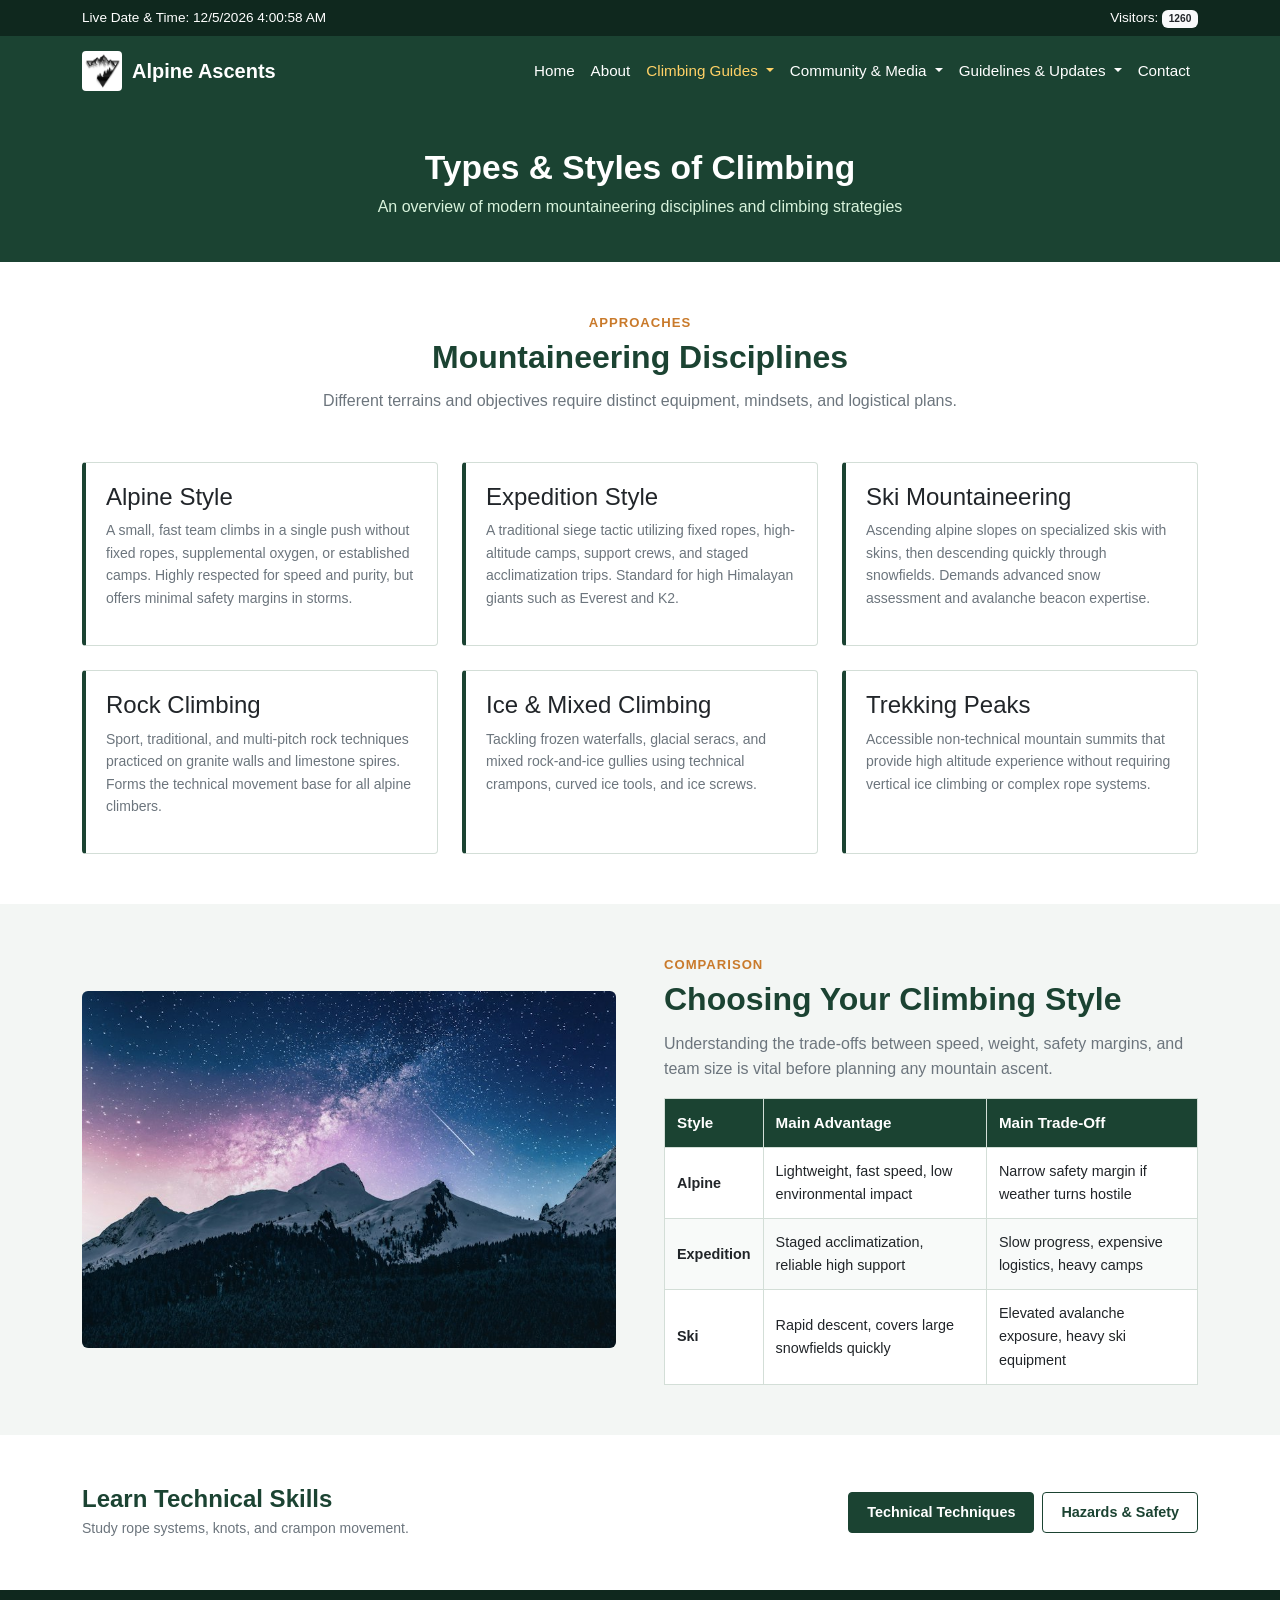
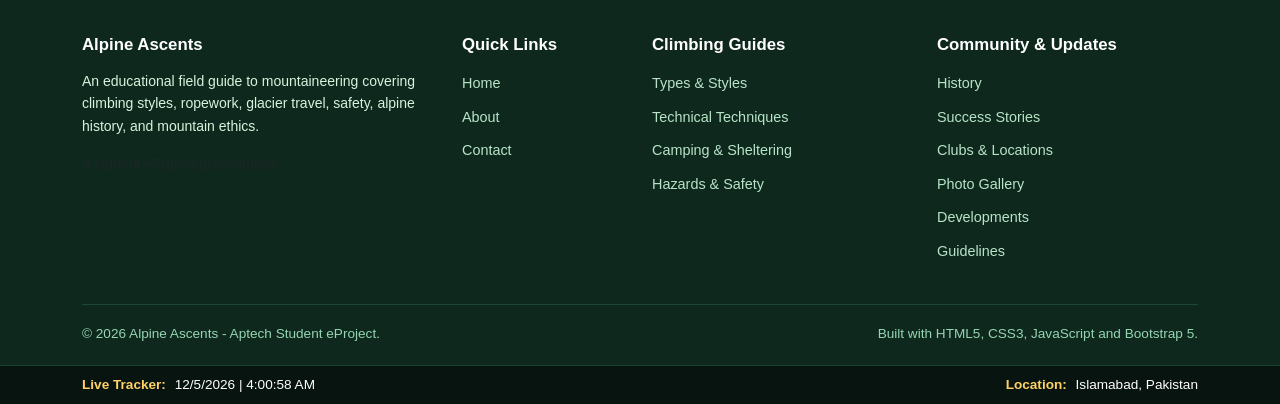
<file: types.html>
<!DOCTYPE html>
<html lang="en">
<head>
    <meta charset="UTF-8">
    <meta name="viewport" content="width=device-width, initial-scale=1.0">
    <title>Types &amp; Styles - Alpine Ascents</title>
    <link rel="icon" href="assets/img/logo.jpg">
    <link rel="stylesheet" href="https://cdn.jsdelivr.net/npm/bootstrap@5.3.3/dist/css/bootstrap.min.css">
    <link rel="stylesheet" href="assets/css/style.css">
</head>
<body>

<div class="top-bar">
    <div class="container d-flex justify-content-between align-items-center">
        <div>
            <span>Live Date &amp; Time: <span id="liveDateTime"></span></span>
        </div>
        <div>
            <span>Visitors: <span id="visitorCount" class="badge bg-light text-dark">1248</span></span>
        </div>
    </div>
</div>

<nav class="navbar navbar-expand-lg navbar-custom sticky-top">
    <div class="container">
        <a class="navbar-brand" href="index.html">
            <img src="assets/img/logo.jpg" alt="Logo" width="40" height="40">
            <span>Alpine Ascents</span>
        </a>
        <button class="navbar-toggler" type="button" data-bs-toggle="collapse" data-bs-target="#mainNavbar">
            <span class="navbar-toggler-icon"></span>
        </button>
        <div class="collapse navbar-collapse" id="mainNavbar">
            <ul class="navbar-nav ms-auto mb-2 mb-lg-0">
                <li class="nav-item">
                    <a class="nav-link" href="index.html">Home</a>
                </li>
                <li class="nav-item">
                    <a class="nav-link" href="about.html">About</a>
                </li>
                <li class="nav-item dropdown">
                    <a class="nav-link dropdown-toggle active" href="#" role="button" data-bs-toggle="dropdown">
                        Climbing Guides
                    </a>
                    <ul class="dropdown-menu">
                        <li><a class="dropdown-item active" href="types.html">Types &amp; Styles</a></li>
                        <li><a class="dropdown-item" href="techniques.html">Techniques</a></li>
                        <li><a class="dropdown-item" href="camping.html">Camping &amp; Sheltering</a></li>
                        <li><a class="dropdown-item" href="safety.html">Hazards &amp; Safety</a></li>
                    </ul>
                </li>
                <li class="nav-item dropdown">
                    <a class="nav-link dropdown-toggle" href="#" role="button" data-bs-toggle="dropdown">
                        Community &amp; Media
                    </a>
                    <ul class="dropdown-menu">
                        <li><a class="dropdown-item" href="history.html">History</a></li>
                        <li><a class="dropdown-item" href="stories.html">Success Stories</a></li>
                        <li><a class="dropdown-item" href="clubs.html">Clubs &amp; Locations</a></li>
                        <li><a class="dropdown-item" href="gallery.html">Photo Gallery</a></li>
                    </ul>
                </li>
                <li class="nav-item dropdown">
                    <a class="nav-link dropdown-toggle" href="#" role="button" data-bs-toggle="dropdown">
                        Guidelines &amp; Updates
                    </a>
                    <ul class="dropdown-menu">
                        <li><a class="dropdown-item" href="developments.html">Developments</a></li>
                        <li><a class="dropdown-item" href="guidelines.html">Guidelines</a></li>
                    </ul>
                </li>
                <li class="nav-item">
                    <a class="nav-link" href="contact.html">Contact</a>
                </li>
            </ul>
        </div>
    </div>
</nav>

<div class="page-header">
    <div class="container">
        <h1>Types &amp; Styles of Climbing</h1>
        <p>An overview of modern mountaineering disciplines and climbing strategies</p>
    </div>
</div>

<section class="section-padding">
    <div class="container">
        <div class="text-center mb-5">
            <span class="section-subtitle">Approaches</span>
            <h2 class="section-title">Mountaineering Disciplines</h2>
            <p class="text-secondary max-w-600 mx-auto">Different terrains and objectives require distinct equipment, mindsets, and logistical plans.</p>
        </div>
        <div class="row g-4">
            <div class="col-md-6 col-lg-4">
                <div class="info-box">
                    <h4>Alpine Style</h4>
                    <p class="text-secondary small mt-2">A small, fast team climbs in a single push without fixed ropes, supplemental oxygen, or established camps. Highly respected for speed and purity, but offers minimal safety margins in storms.</p>
                </div>
            </div>
            <div class="col-md-6 col-lg-4">
                <div class="info-box">
                    <h4>Expedition Style</h4>
                    <p class="text-secondary small mt-2">A traditional siege tactic utilizing fixed ropes, high-altitude camps, support crews, and staged acclimatization trips. Standard for high Himalayan giants such as Everest and K2.</p>
                </div>
            </div>
            <div class="col-md-6 col-lg-4">
                <div class="info-box">
                    <h4>Ski Mountaineering</h4>
                    <p class="text-secondary small mt-2">Ascending alpine slopes on specialized skis with skins, then descending quickly through snowfields. Demands advanced snow assessment and avalanche beacon expertise.</p>
                </div>
            </div>
            <div class="col-md-6 col-lg-4">
                <div class="info-box">
                    <h4>Rock Climbing</h4>
                    <p class="text-secondary small mt-2">Sport, traditional, and multi-pitch rock techniques practiced on granite walls and limestone spires. Forms the technical movement base for all alpine climbers.</p>
                </div>
            </div>
            <div class="col-md-6 col-lg-4">
                <div class="info-box">
                    <h4>Ice &amp; Mixed Climbing</h4>
                    <p class="text-secondary small mt-2">Tackling frozen waterfalls, glacial seracs, and mixed rock-and-ice gullies using technical crampons, curved ice tools, and ice screws.</p>
                </div>
            </div>
            <div class="col-md-6 col-lg-4">
                <div class="info-box">
                    <h4>Trekking Peaks</h4>
                    <p class="text-secondary small mt-2">Accessible non-technical mountain summits that provide high altitude experience without requiring vertical ice climbing or complex rope systems.</p>
                </div>
            </div>
        </div>
    </div>
</section>

<section class="section-padding bg-light-section">
    <div class="container">
        <div class="row align-items-center g-5">
            <div class="col-lg-6">
                <img src="assets/img/ice-climbing.jpg" alt="Ice Climbing" class="img-fluid rounded">
            </div>
            <div class="col-lg-6">
                <span class="section-subtitle">Comparison</span>
                <h2 class="section-title">Choosing Your Climbing Style</h2>
                <p class="text-secondary">Understanding the trade-offs between speed, weight, safety margins, and team size is vital before planning any mountain ascent.</p>
                <div class="table-responsive mt-3">
                    <table class="table-custom">
                        <thead>
                            <tr>
                                <th>Style</th>
                                <th>Main Advantage</th>
                                <th>Main Trade-Off</th>
                            </tr>
                        </thead>
                        <tbody>
                            <tr>
                                <td><strong>Alpine</strong></td>
                                <td>Lightweight, fast speed, low environmental impact</td>
                                <td>Narrow safety margin if weather turns hostile</td>
                            </tr>
                            <tr>
                                <td><strong>Expedition</strong></td>
                                <td>Staged acclimatization, reliable high support</td>
                                <td>Slow progress, expensive logistics, heavy camps</td>
                            </tr>
                            <tr>
                                <td><strong>Ski</strong></td>
                                <td>Rapid descent, covers large snowfields quickly</td>
                                <td>Elevated avalanche exposure, heavy ski equipment</td>
                            </tr>
                        </tbody>
                    </table>
                </div>
            </div>
        </div>
    </div>
</section>

<section class="section-padding">
    <div class="container">
        <div class="d-flex flex-wrap justify-content-between align-items-center">
            <div>
                <h4 class="section-title mb-1">Learn Technical Skills</h4>
                <p class="text-secondary small mb-0">Study rope systems, knots, and crampon movement.</p>
            </div>
            <div class="d-flex gap-2 mt-3 mt-md-0">
                <a href="techniques.html" class="btn-custom-primary">Technical Techniques</a>
                <a href="safety.html" class="btn-custom-outline">Hazards &amp; Safety</a>
            </div>
        </div>
    </div>
</section>

<footer class="footer-custom">
    <div class="container">
        <div class="row g-4">
            <div class="col-lg-4 col-md-6">
                <h5>Alpine Ascents</h5>
                <p class="small">An educational field guide to mountaineering covering climbing styles, ropework, glacier travel, safety, alpine history, and mountain ethics.</p>
                <p class="small text-muted">A student eProject presentation.</p>
            </div>
            <div class="col-lg-2 col-md-6">
                <h5>Quick Links</h5>
                <ul>
                    <li><a href="index.html">Home</a></li>
                    <li><a href="about.html">About</a></li>
                    <li><a href="contact.html">Contact</a></li>
                </ul>
            </div>
            <div class="col-lg-3 col-md-6">
                <h5>Climbing Guides</h5>
                <ul>
                    <li><a href="types.html">Types &amp; Styles</a></li>
                    <li><a href="techniques.html">Technical Techniques</a></li>
                    <li><a href="camping.html">Camping &amp; Sheltering</a></li>
                    <li><a href="safety.html">Hazards &amp; Safety</a></li>
                </ul>
            </div>
            <div class="col-lg-3 col-md-6">
                <h5>Community &amp; Updates</h5>
                <ul>
                    <li><a href="history.html">History</a></li>
                    <li><a href="stories.html">Success Stories</a></li>
                    <li><a href="clubs.html">Clubs &amp; Locations</a></li>
                    <li><a href="gallery.html">Photo Gallery</a></li>
                    <li><a href="developments.html">Developments</a></li>
                    <li><a href="guidelines.html">Guidelines</a></li>
                </ul>
            </div>
        </div>
        <div class="footer-bottom d-flex flex-wrap justify-content-between align-items-center">
            <div>&copy; 2026 Alpine Ascents - Aptech Student eProject.</div>
            <div>Built with HTML5, CSS3, JavaScript and Bootstrap 5.</div>
        </div>
    </div>
</footer>

<div class="tracker-bar">
    <div class="container d-flex flex-wrap justify-content-between align-items-center">
        <div>
            <strong>Live Tracker:</strong>
            <span id="trackerDateTime">Loading date and time...</span>
        </div>
        <div>
            <strong>Location:</strong>
            <span id="trackerLocation">Detecting location...</span>
        </div>
    </div>
</div>

<script src="https://cdn.jsdelivr.net/npm/bootstrap@5.3.3/dist/js/bootstrap.bundle.min.js"></script>
<script src="assets/js/main.js"></script>
</body>
</html>
</file>
<file: assets/css/style.css>
* {
    box-sizing: border-box;
    margin: 0;
    padding: 0;
}

body {
    font-family: Arial, Helvetica, sans-serif;
    color: #212529;
    background-color: #ffffff;
    line-height: 1.6;
}

a {
    color: #1b4332;
    text-decoration: none;
}

a:hover {
    color: #2d6a4f;
    text-decoration: underline;
}

.top-bar {
    background-color: #0f281e;
    color: #ffffff;
    font-size: 0.85rem;
    padding: 7px 0;
}

.navbar-custom {
    background-color: #1b4332;
    padding: 10px 0;
}

.navbar-custom .navbar-brand {
    color: #ffffff;
    font-weight: bold;
    font-size: 1.25rem;
    display: flex;
    align-items: center;
    gap: 10px;
}

.navbar-custom .navbar-brand img {
    border-radius: 4px;
}

.navbar-custom .nav-link {
    color: #ffffff;
    font-size: 0.95rem;
    padding: 8px 14px;
}

.navbar-custom .nav-link:hover,
.navbar-custom .nav-link.active {
    color: #ffd166;
}

.navbar-custom .dropdown-menu {
    border-radius: 4px;
    border: 1px solid #d3ded7;
    background-color: #ffffff;
}

.navbar-custom .dropdown-item {
    color: #212529;
    padding: 7px 16px;
    font-size: 0.9rem;
}

.navbar-custom .dropdown-item:hover,
.navbar-custom .dropdown-item.active {
    background-color: #1b4332;
    color: #ffffff;
}

.hero-section {
    position: relative;
    background-color: #0f281e;
    color: #ffffff;
    padding: 85px 0;
    text-align: center;
    overflow: hidden;
}

.hero-overlay {
    position: absolute;
    top: 0;
    left: 0;
    width: 100%;
    height: 100%;
    background-color: rgba(15, 40, 30, 0.78);
    z-index: 1;
}

.hero-bg-img {
    position: absolute;
    top: 0;
    left: 0;
    width: 100%;
    height: 100%;
    object-fit: cover;
    z-index: 0;
}

.hero-content {
    position: relative;
    z-index: 2;
}

.page-header {
    background-color: #1b4332;
    color: #ffffff;
    padding: 42px 0;
    text-align: center;
}

.page-header h1 {
    font-size: 2.1rem;
    font-weight: bold;
    margin-bottom: 6px;
}

.page-header p {
    font-size: 1rem;
    color: #d8f3dc;
    margin-bottom: 0;
}

.section-padding {
    padding: 50px 0;
}

.bg-light-section {
    background-color: #f3f6f4;
}

.bg-dark-section {
    background-color: #1b4332;
    color: #ffffff;
}

.section-title {
    color: #1b4332;
    font-weight: bold;
    margin-bottom: 12px;
}

.bg-dark-section .section-title {
    color: #ffffff;
}

.section-subtitle {
    color: #c97a2b;
    text-transform: uppercase;
    font-size: 0.82rem;
    font-weight: bold;
    letter-spacing: 1px;
    margin-bottom: 5px;
    display: block;
}

.card-custom {
    background-color: #ffffff;
    border: 1px solid #d3ded7;
    border-radius: 4px;
    height: 100%;
}

.card-custom:hover {
    border-color: #1b4332;
}

.card-custom img {
    border-top-left-radius: 3px;
    border-top-right-radius: 3px;
    height: 200px;
    object-fit: cover;
    width: 100%;
}

.card-custom .card-body {
    padding: 18px;
}

.btn-custom-primary {
    background-color: #1b4332;
    color: #ffffff;
    border: 1px solid #1b4332;
    padding: 8px 18px;
    border-radius: 4px;
    font-weight: bold;
    font-size: 0.9rem;
    display: inline-block;
}

.btn-custom-primary:hover {
    background-color: #2d6a4f;
    border-color: #2d6a4f;
    color: #ffffff;
    text-decoration: none;
}

.btn-custom-outline {
    background-color: transparent;
    color: #1b4332;
    border: 1px solid #1b4332;
    padding: 8px 18px;
    border-radius: 4px;
    font-weight: bold;
    font-size: 0.9rem;
    display: inline-block;
}

.btn-custom-outline:hover {
    background-color: #1b4332;
    color: #ffffff;
    text-decoration: none;
}

.info-box {
    background-color: #ffffff;
    border: 1px solid #d3ded7;
    border-left: 4px solid #1b4332;
    padding: 20px;
    border-radius: 4px;
    height: 100%;
}

.timeline-item {
    border-left: 3px solid #1b4332;
    padding-left: 20px;
    margin-bottom: 25px;
}

.timeline-year {
    font-weight: bold;
    color: #c97a2b;
    font-size: 1.05rem;
}

.table-custom {
    width: 100%;
    border-collapse: collapse;
    background-color: #ffffff;
}

.table-custom th {
    background-color: #1b4332;
    color: #ffffff;
    padding: 12px;
    border: 1px solid #d3ded7;
    font-size: 0.95rem;
}

.table-custom td {
    padding: 12px;
    border: 1px solid #d3ded7;
    font-size: 0.9rem;
}

.table-custom tr:nth-child(even) {
    background-color: #f8faf9;
}

.gallery-card {
    border: 1px solid #d3ded7;
    border-radius: 4px;
    overflow: hidden;
    cursor: pointer;
    background-color: #ffffff;
}

.gallery-card img {
    width: 100%;
    height: 220px;
    object-fit: cover;
    display: block;
}

.gallery-card:hover img {
    opacity: 0.88;
}

.gallery-card .caption {
    padding: 9px;
    font-size: 0.85rem;
    font-weight: bold;
    text-align: center;
    color: #1b4332;
    background-color: #f3f6f4;
}

.footer-custom {
    background-color: #0f281e;
    color: #d8f3dc;
    padding: 45px 0 20px;
}

.footer-custom h5 {
    color: #ffffff;
    font-weight: bold;
    margin-bottom: 15px;
    font-size: 1.05rem;
}

.footer-custom ul {
    list-style: none;
    padding-left: 0;
}

.footer-custom ul li {
    margin-bottom: 8px;
}

.footer-custom ul li a {
    color: #b7e4c7;
    font-size: 0.9rem;
}

.footer-custom ul li a:hover {
    color: #ffffff;
    text-decoration: underline;
}

.footer-bottom {
    border-top: 1px solid #1f4736;
    padding-top: 18px;
    margin-top: 25px;
    font-size: 0.85rem;
    color: #95d5b2;
}

.tracker-bar {
    background-color: #08140f;
    color: #ffffff;
    padding: 8px 0;
    font-size: 0.85rem;
    border-top: 1px solid #1b4332;
}

.tracker-bar strong {
    color: #ffd166;
    margin-right: 5px;
}

@media (max-width: 768px) {
    .hero-section {
        padding: 50px 0;
    }
    .page-header {
        padding: 28px 0;
    }
    .card-custom img {
        height: 180px;
    }
}
</file>
